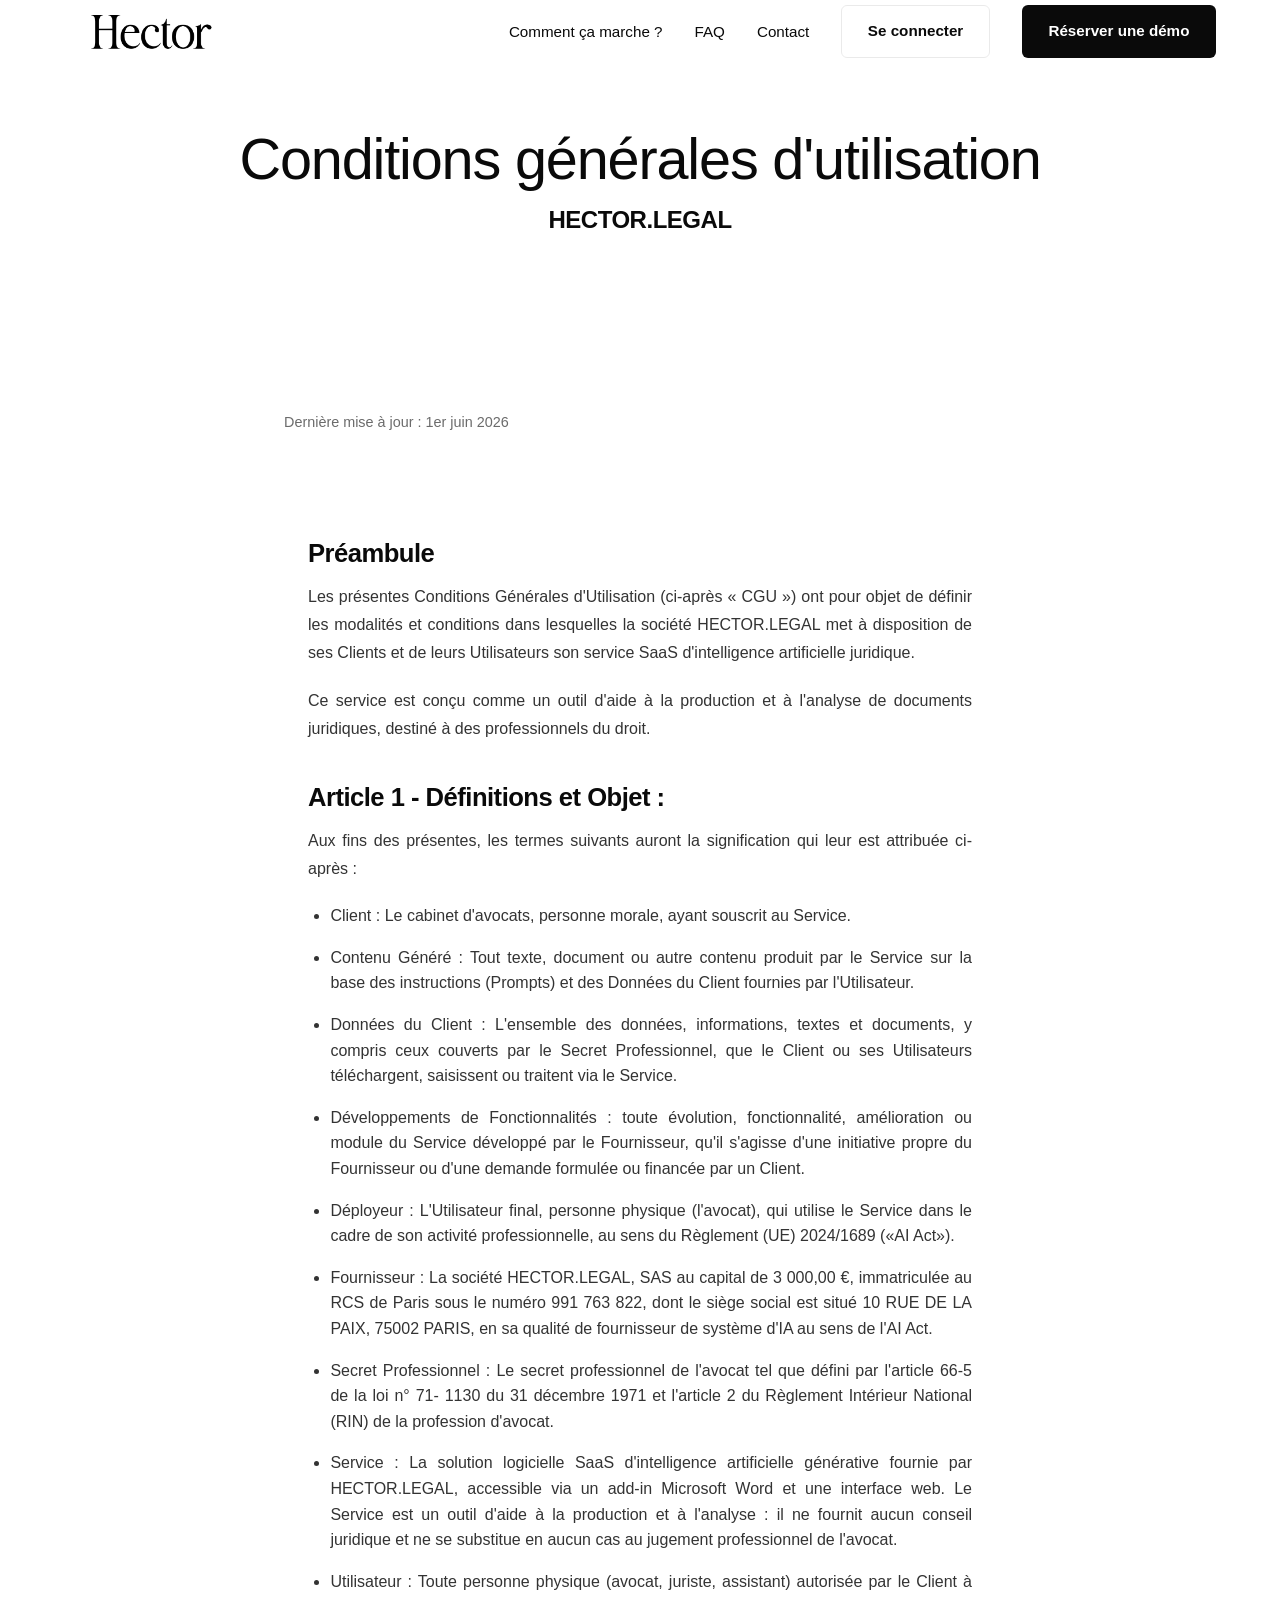
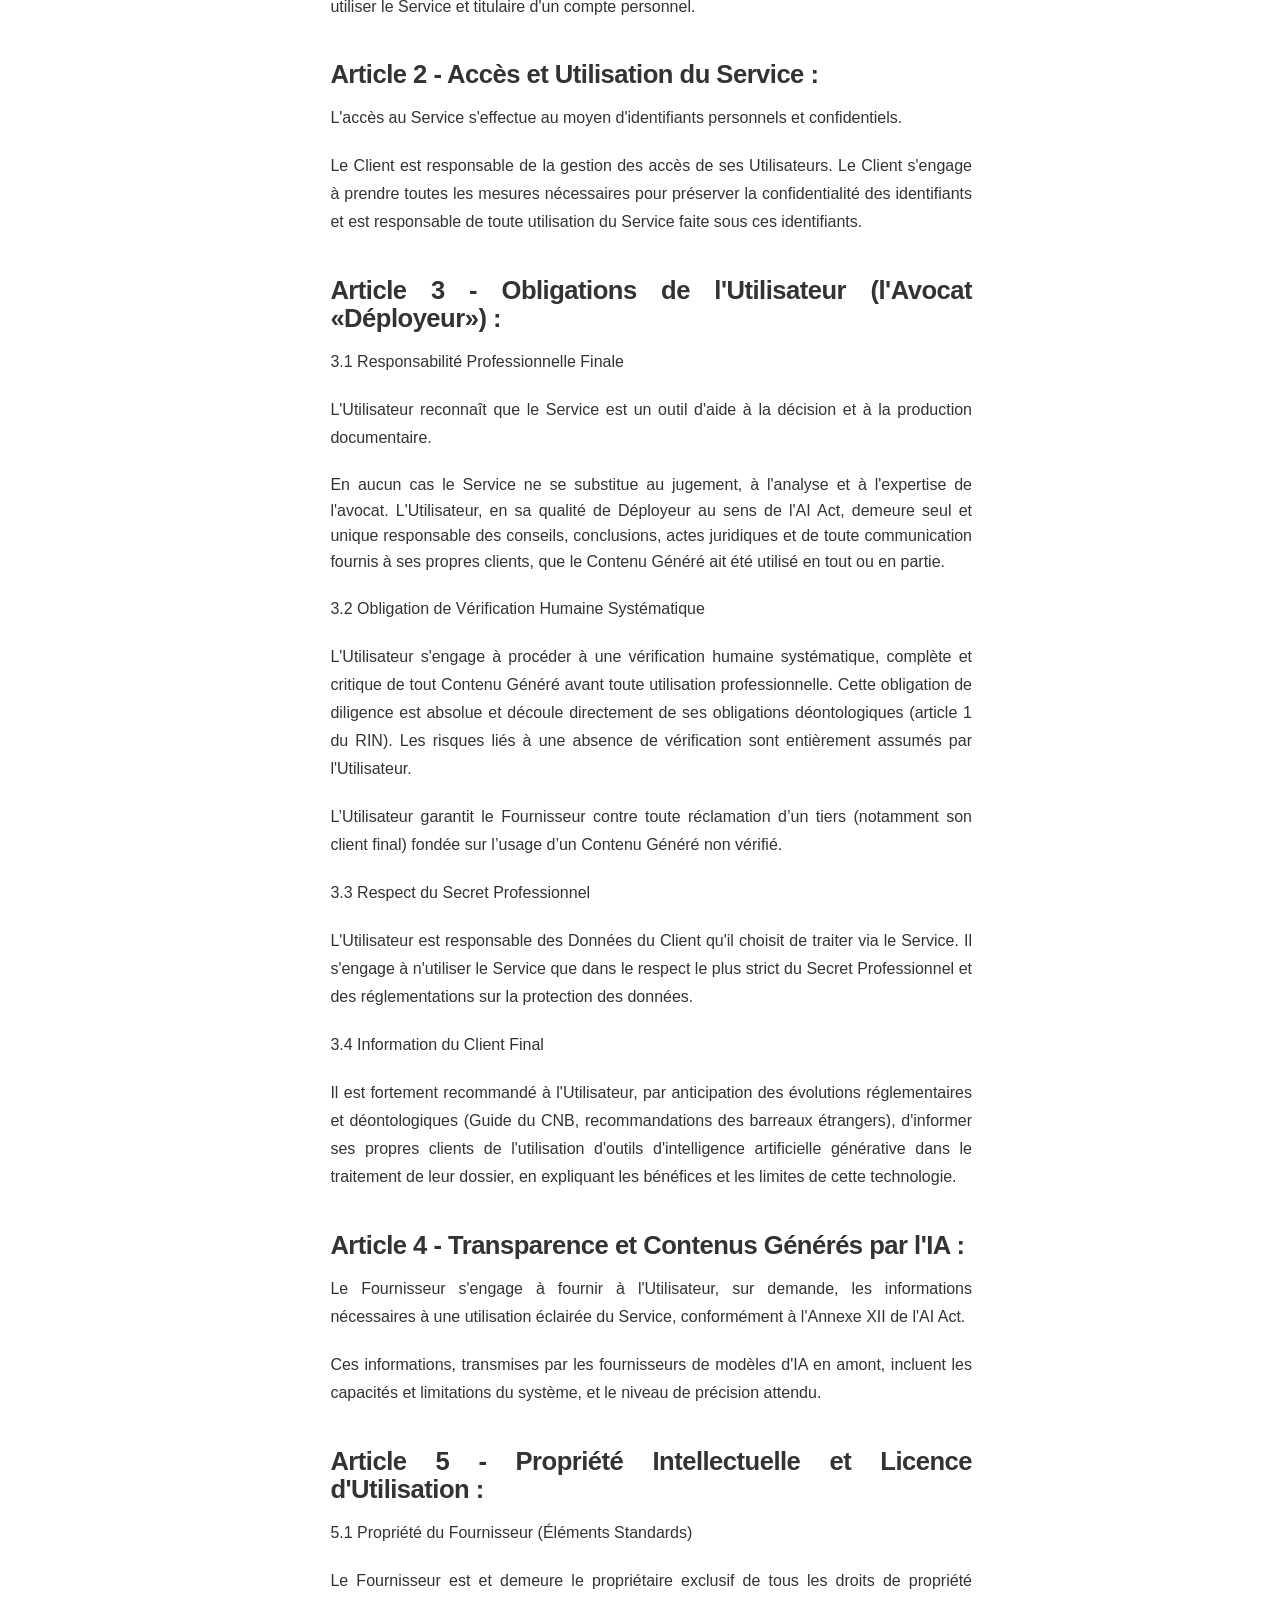
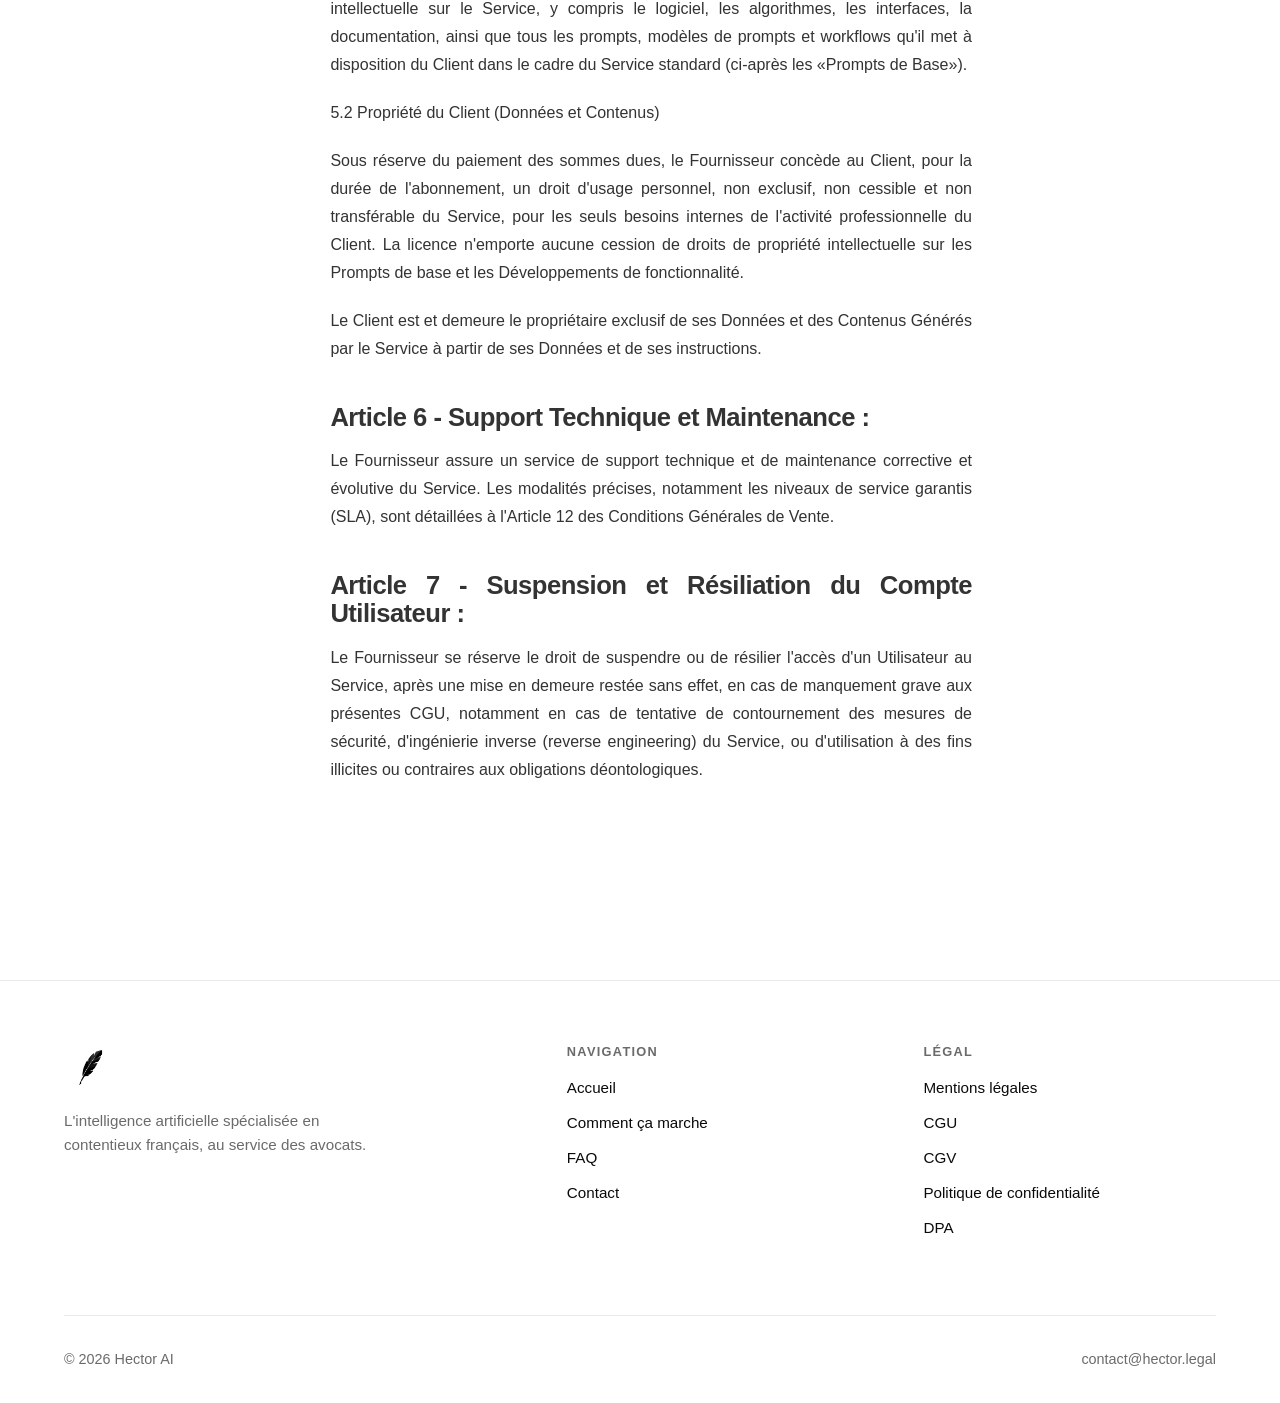
<file: cgu.html>
<!DOCTYPE html>
<html lang="fr">
<head>
  <meta charset="UTF-8" />
  <meta name="viewport" content="width=device-width, initial-scale=1.0" />
  <title>Conditions générales d'utilisation — Hector AI</title>
  <meta name="description" content="Conditions générales d'utilisation (CGU) d'Hector AI." />

  <link rel="preconnect" href="https://api.fontshare.com" crossorigin />
  <link rel="stylesheet" href="https://api.fontshare.com/v2/css?f[]=cabinet-grotesk@400,700&f[]=satoshi@500&display=swap" />
  <link rel="stylesheet" href="css/styles.css?v=28" />
  <link rel="icon" href="assets/img/plume.png?v=3" type="image/png" />
</head>
<body class="titres-gras">

  <!-- HEADER -->
  <header class="site-header">
    <div class="container header-inner">
      <a class="header-logo" href="index.html" aria-label="Accueil Hector AI">
        <img src="assets/img/logo.png?v=6" alt="Hector AI" />
      </a>
      <nav class="main-nav" aria-label="Navigation principale">
        <ul class="nav-links">
          <li><a href="comment-ca-marche.html">Comment ça marche ?</a></li>
          <li><a href="faq.html">FAQ</a></li>
          <!-- Masqué jusqu'au lancement complet : <li><a href="equipe.html">Équipe</a></li> -->
          <li><a href="contact.html">Contact</a></li>
        </ul>
        <a class="btn btn-secondary" href="https://www.app.hector.legal/auth">Se connecter</a>
        <a class="btn btn-primary" href="https://calendly.com/benoit_raillard/demo?month=2026-06" target="_blank" rel="noopener">Réserver une démo</a>
      </nav>
      <button class="nav-toggle" aria-label="Ouvrir le menu" aria-expanded="false">
        <span></span><span></span><span></span>
      </button>
    </div>
  </header>

  <main class="page-main">

    <section class="page-hero">
      <div class="container">
        <h1>Conditions générales d'utilisation</h1>
        <h2>HECTOR.LEGAL</h2>

      </div>
    </section>

    <section class="section">
      <div class="container">
        <article class="legal-content">
          <p class="last-update">Dernière mise à jour&nbsp;: 1er juin 2026</p>

          <div class="legal-content">

 
      
<h2>Préambule</h2>
<p>Les présentes Conditions Générales d'Utilisation (ci-après « CGU ») ont pour objet de définir les modalités et conditions dans lesquelles la société HECTOR.LEGAL met à disposition de ses Clients et de leurs Utilisateurs son service SaaS d'intelligence artificielle juridique.</p> 

<p>Ce service est conçu comme un outil d'aide à la production et à l'analyse de documents juridiques, destiné à des professionnels du droit.</p>

<h2>Article 1 - Définitions et Objet :</h2>
<p>Aux fins des présentes, les termes suivants auront la signification qui leur est attribuée ci-après :</p>

<ul><li>Client : Le cabinet d'avocats, personne morale, ayant souscrit au Service.

</li><li>Contenu Généré : Tout texte, document ou autre contenu produit par le Service sur la base des instructions (Prompts) et des Données du Client fournies par l'Utilisateur.

</li><li>Données du Client : L'ensemble des données, informations, textes et documents, y compris ceux couverts par le Secret Professionnel, que le Client ou ses Utilisateurs téléchargent, saisissent ou traitent via le Service.

</li><li>Développements de Fonctionnalités : toute évolution, fonctionnalité, amélioration ou module du Service développé par le Fournisseur, qu'il s'agisse d'une initiative propre du Fournisseur ou d'une demande formulée ou financée par un Client.

</li><li>Déployeur : L'Utilisateur final, personne physique (l'avocat), qui utilise le Service dans le cadre de son activité professionnelle, au sens du Règlement (UE) 2024/1689 («AI Act»).

</li><li>Fournisseur : La société HECTOR.LEGAL, SAS au capital de 3 000,00 €, immatriculée au RCS de Paris sous le numéro 991 763 822, dont le siège social est situé 10 RUE DE LA PAIX, 75002 PARIS, en sa qualité de fournisseur de système d'IA au sens de l'AI Act.

</li><li>Secret Professionnel : Le secret professionnel de l'avocat tel que défini par l'article 66-5 de la loi n° 71- 1130 du 31 décembre 1971 et l'article 2 du Règlement Intérieur National (RIN) de la profession d'avocat.

</li><li>Service : La solution logicielle SaaS d'intelligence artificielle générative fournie par HECTOR.LEGAL, accessible via un add-in Microsoft Word et une interface web.
Le Service est un outil d'aide à la production et à l'analyse : il ne fournit aucun conseil juridique et ne se substitue en aucun cas au jugement professionnel de l'avocat.

</li><li>Utilisateur : Toute personne physique (avocat, juriste, assistant) autorisée par le Client à utiliser le Service et titulaire d'un compte personnel.



<h2>Article 2 - Accès et Utilisation du Service :</h2>
<p>L'accès au Service s'effectue au moyen d'identifiants personnels et confidentiels.</p>

<p>Le Client est responsable de la gestion des accès de ses Utilisateurs. Le Client s'engage à prendre toutes les mesures nécessaires pour préserver la confidentialité des identifiants et est responsable de toute utilisation du Service faite sous ces identifiants.</p>

<h2>Article 3 - Obligations de l'Utilisateur (l'Avocat «Déployeur») :</h2>
<p>3.1 Responsabilité Professionnelle Finale</p>

<p>L'Utilisateur reconnaît que le Service est un outil d'aide à la décision et à la production documentaire.</p>

</p>En aucun cas le Service ne se substitue au jugement, à l'analyse et à l'expertise de l'avocat. L'Utilisateur, en sa qualité de Déployeur au sens de l'AI Act, demeure seul et unique responsable des conseils, conclusions, actes juridiques et de toute communication fournis à ses propres clients, que le Contenu Généré ait été utilisé en tout ou en partie.</p>

<p>3.2 Obligation de Vérification Humaine Systématique</p>

<p>L'Utilisateur s'engage à procéder à une vérification humaine systématique, complète et critique de tout Contenu Généré avant toute utilisation professionnelle. 
Cette obligation de diligence est absolue et découle directement de ses obligations déontologiques (article 1 du RIN). Les risques liés à une absence de vérification sont entièrement assumés par l'Utilisateur.</p>

<p>L’Utilisateur garantit le Fournisseur contre toute réclamation d’un tiers (notamment son client final) fondée sur l’usage d’un Contenu Généré non vérifié.</p>

<p>3.3 Respect du Secret Professionnel</p>

<p>L'Utilisateur est responsable des Données du Client qu'il choisit de traiter via le Service. Il s'engage à n'utiliser le Service que dans le respect le plus strict du Secret Professionnel et des réglementations sur la protection des données.</p>

<p>3.4 Information du Client Final</p>

<p>Il est fortement recommandé à l'Utilisateur, par anticipation des évolutions réglementaires et déontologiques (Guide du CNB, recommandations des barreaux étrangers), d'informer ses propres clients de l'utilisation d'outils d'intelligence artificielle générative dans le traitement de leur dossier, en expliquant les bénéfices et les limites de cette technologie.</p>

 <h2>Article 4 - Transparence et Contenus Générés par l'IA : </h2>
<p>Le Fournisseur s'engage à fournir à l'Utilisateur, sur demande, les informations nécessaires à une utilisation éclairée du Service, conformément à l'Annexe XII de l'AI Act.</p>

<p>Ces informations, transmises par les fournisseurs de modèles d'IA en amont, incluent les capacités et limitations du système, et le niveau de précision attendu.</p>


 <h2>Article 5 - Propriété Intellectuelle et Licence d'Utilisation : </h2>
<p>5.1 Propriété du Fournisseur (Éléments Standards)</p>

<p>Le Fournisseur est et demeure le propriétaire exclusif de tous les droits de propriété intellectuelle sur le Service, y compris le logiciel, les algorithmes, les interfaces, la documentation, ainsi que tous les prompts, modèles de prompts et workflows qu'il met à disposition du Client dans le cadre du Service standard (ci-après les «Prompts de Base»).</p>

<p>5.2 Propriété du Client (Données et Contenus)</p>

<p>Sous réserve du paiement des sommes dues, le Fournisseur concède au Client, pour la durée de l'abonnement, un droit d'usage personnel, non exclusif, non cessible et non transférable du Service, pour les seuls besoins internes de l'activité professionnelle du Client. La licence n'emporte aucune cession de droits de propriété intellectuelle sur les Prompts de base et les Développements de fonctionnalité.</p> 

<p>Le Client est et demeure le propriétaire exclusif de ses Données et des Contenus Générés par le Service à partir de ses Données et de ses instructions.</p>

<h2>Article 6 - Support Technique et Maintenance :</h2>
<p>Le Fournisseur assure un service de support technique et de maintenance corrective et évolutive du Service. Les modalités précises, notamment les niveaux de service garantis (SLA), sont détaillées à l'Article 12 des Conditions Générales de Vente.</p>

<h2>Article 7 - Suspension et Résiliation du Compte Utilisateur :</h2>
<p>Le Fournisseur se réserve le droit de suspendre ou de résilier l'accès d'un Utilisateur au Service, après une mise en demeure restée sans effet, en cas de manquement grave aux présentes CGU, notamment en cas de tentative de contournement des mesures de sécurité, d'ingénierie inverse (reverse engineering) du Service, ou d'utilisation à des fins illicites ou contraires aux obligations déontologiques.</p>
    </div>    

        </article>
      </div>
    </section>

  </main>

  <!-- FOOTER -->
  <footer class="site-footer">
    <div class="container">
      <div class="footer-top">
        <div class="footer-brand">
          <a class="footer-logo" href="index.html" aria-label="Accueil Hector AI">
            <img src="assets/img/plume.png?v=3" alt="Hector" />
          </a>
          <p>L'intelligence artificielle spécialisée en contentieux français, au service des avocats.</p>
        </div>
        <div class="footer-col">
          <h4>Navigation</h4>
          <ul>
            <li><a href="index.html">Accueil</a></li>
            <li><a href="comment-ca-marche.html">Comment ça marche</a></li>
            <li><a href="faq.html">FAQ</a></li>
            <!-- Masqué jusqu'au lancement complet : <li><a href="equipe.html">Équipe</a></li> -->
            <li><a href="contact.html">Contact</a></li>
          </ul>
        </div>
        <div class="footer-col">
          <h4>Légal</h4>
          <ul>
            <li><a href="mentions-legales.html">Mentions légales</a></li>
            <li><a href="cgu.html">CGU</a></li>
            <li><a href="cgv.html">CGV</a></li>
            <li><a href="politique-confidentialite.html">Politique de confidentialité</a></li>
            <li><a href="dpa.html">DPA</a></li>
          </ul>
        </div>
      </div>
      <div class="footer-bottom">
        <span>© 2026 Hector AI</span>
        <a href="mailto:contact@hector.legal">contact@hector.legal</a>
      </div>
    </div>
  </footer>

  <script src="js/main.js"></script>
</body>
</html>
</file>
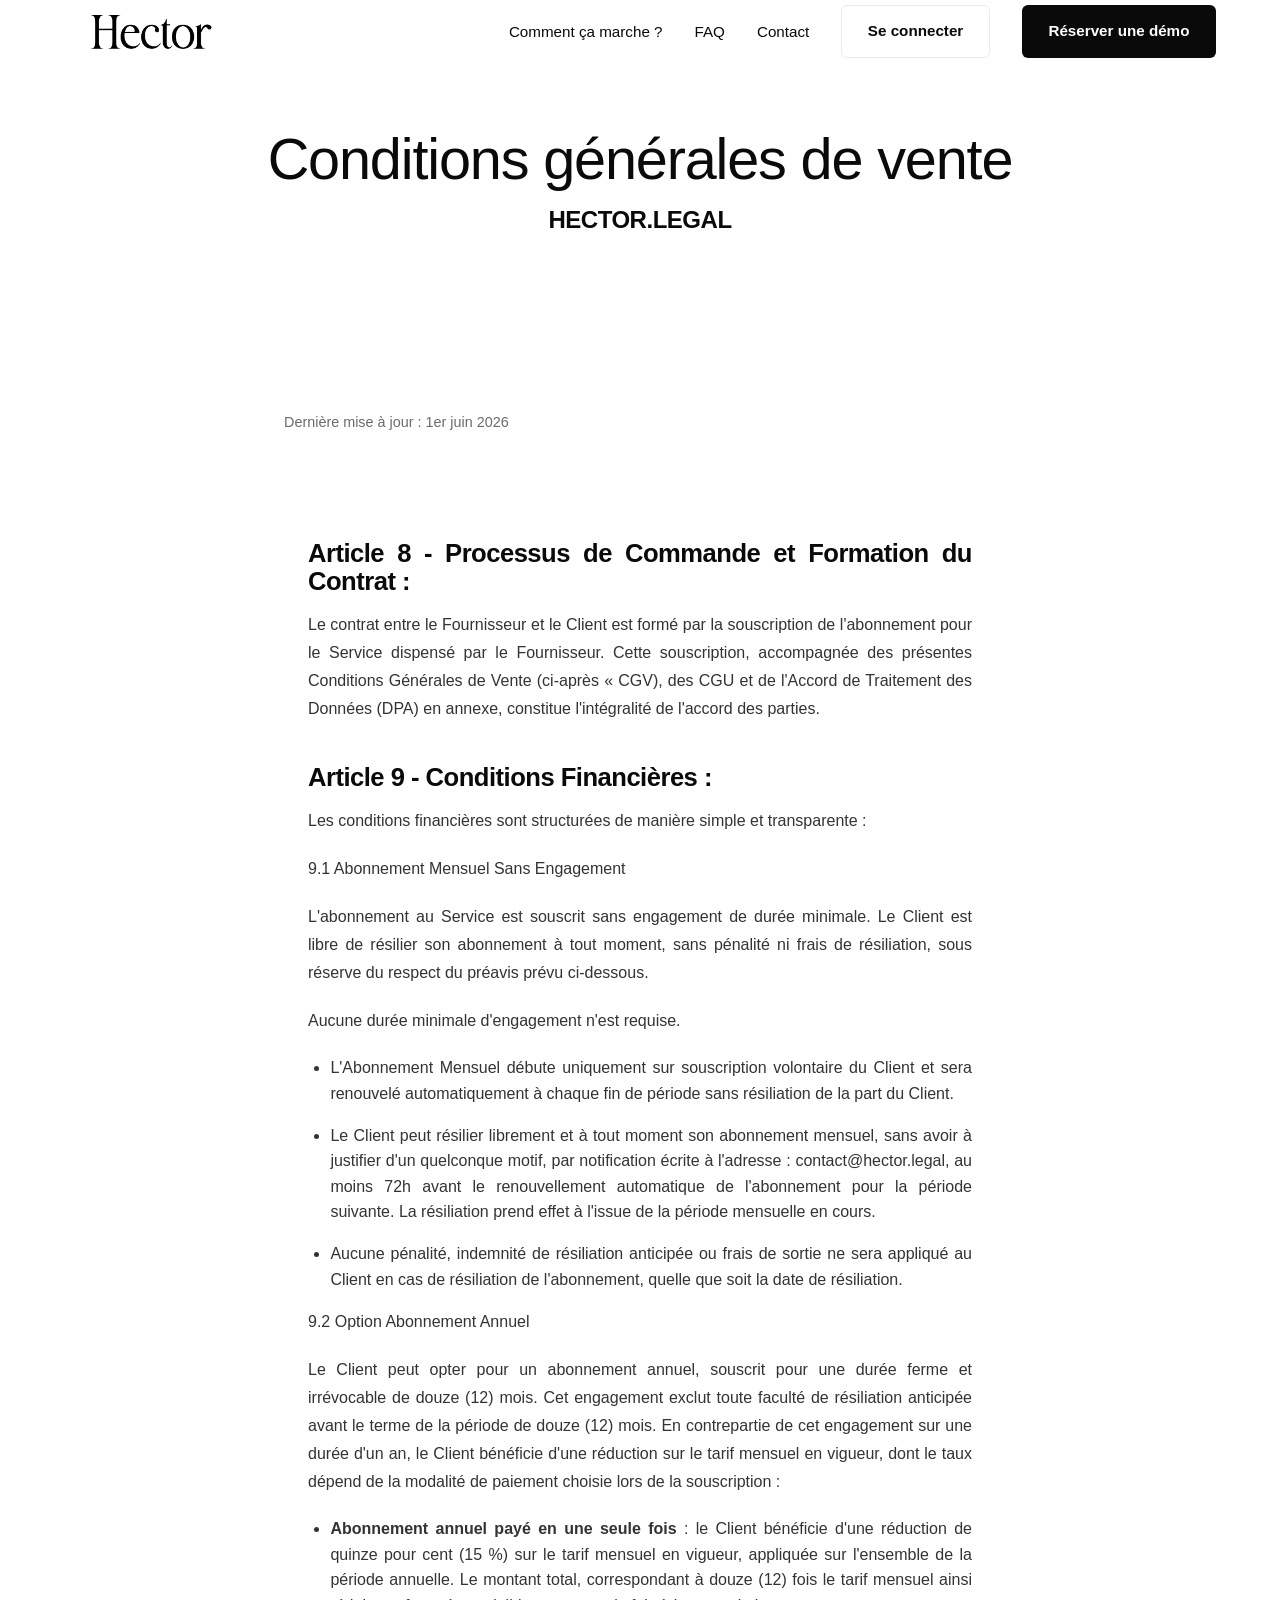
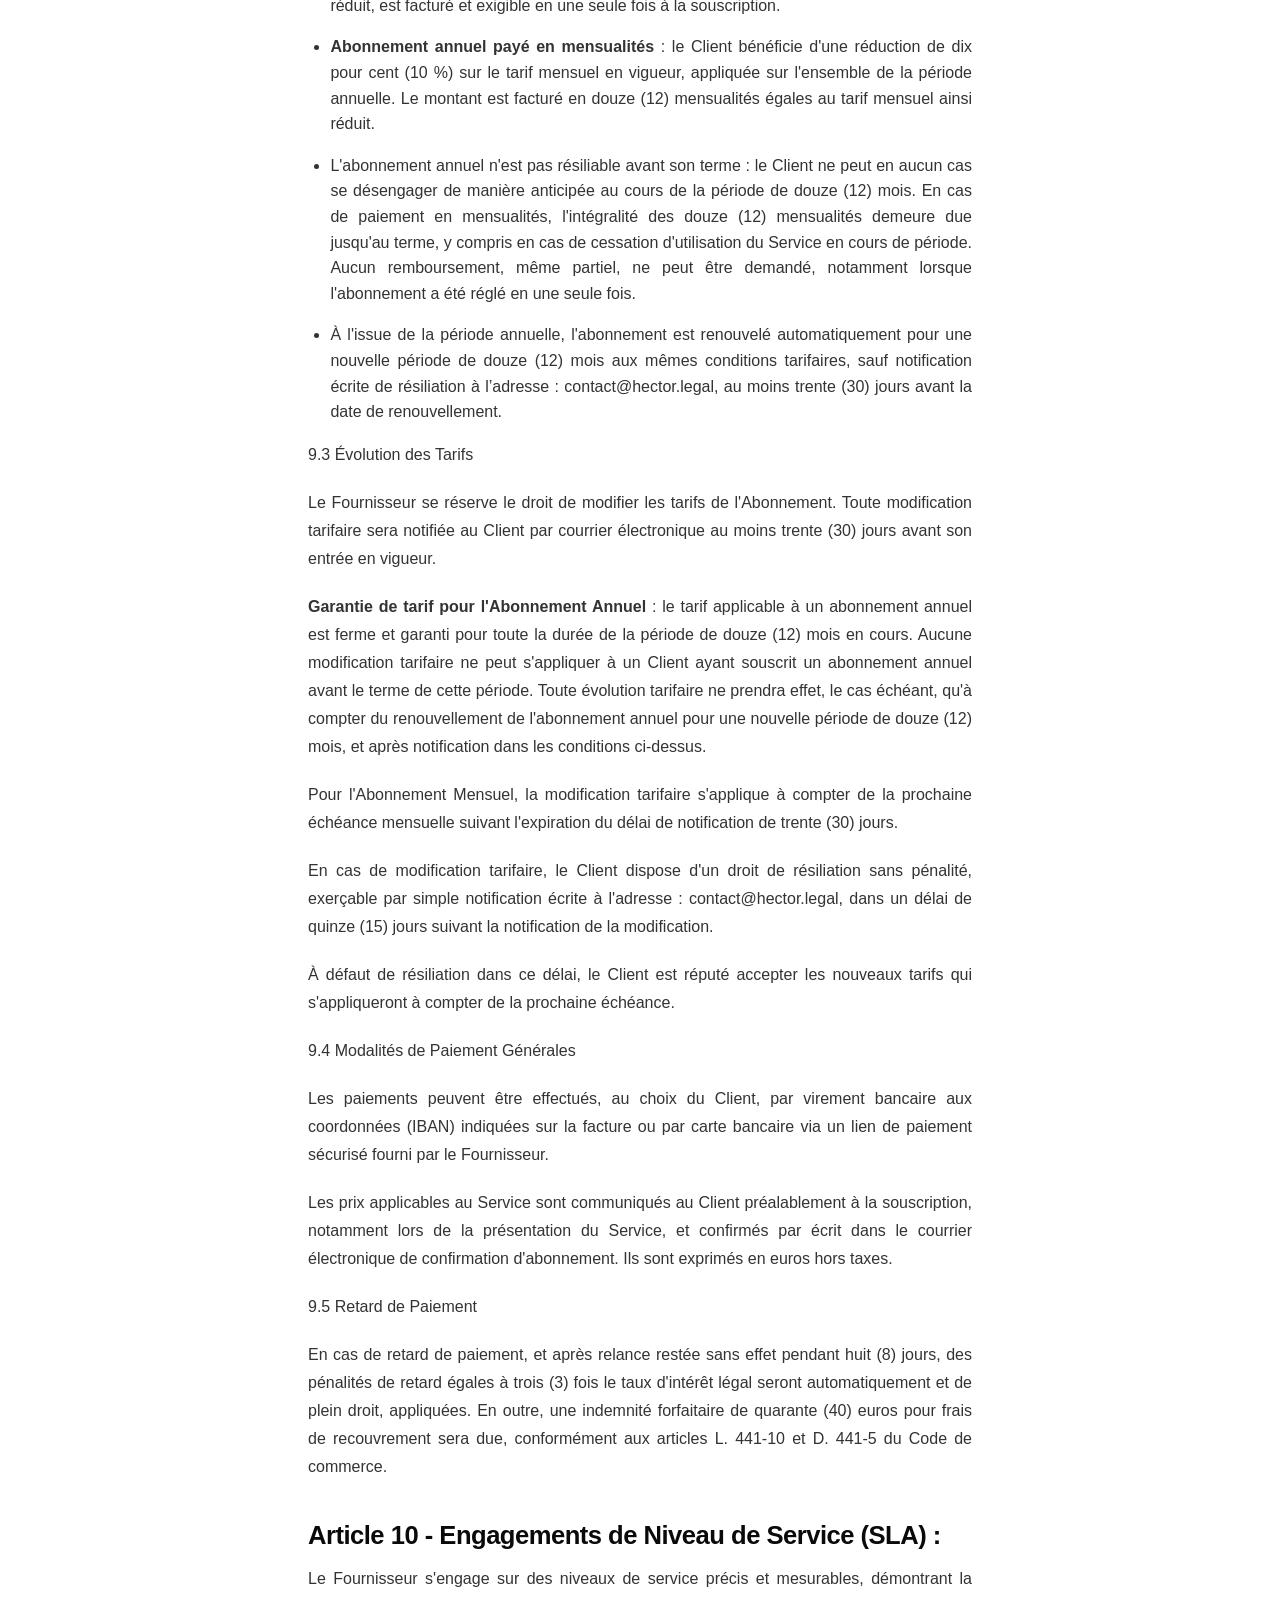
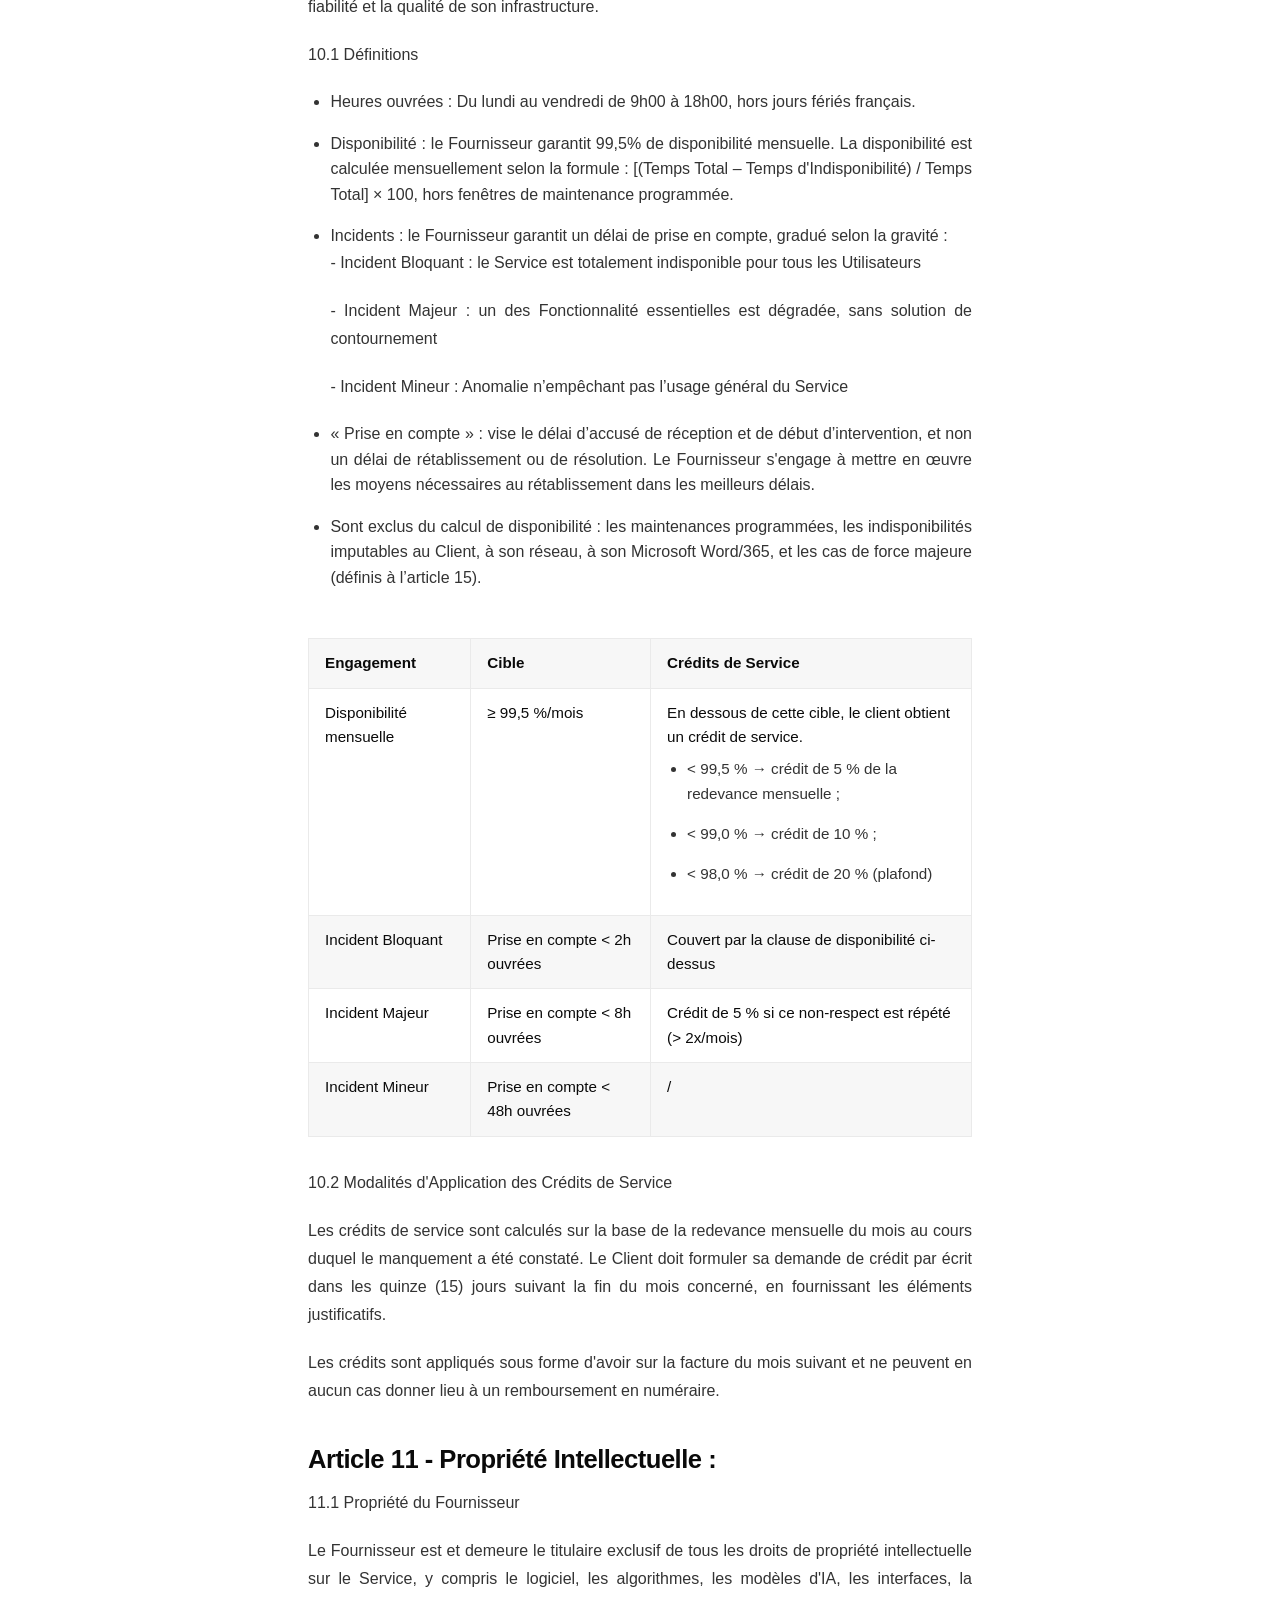
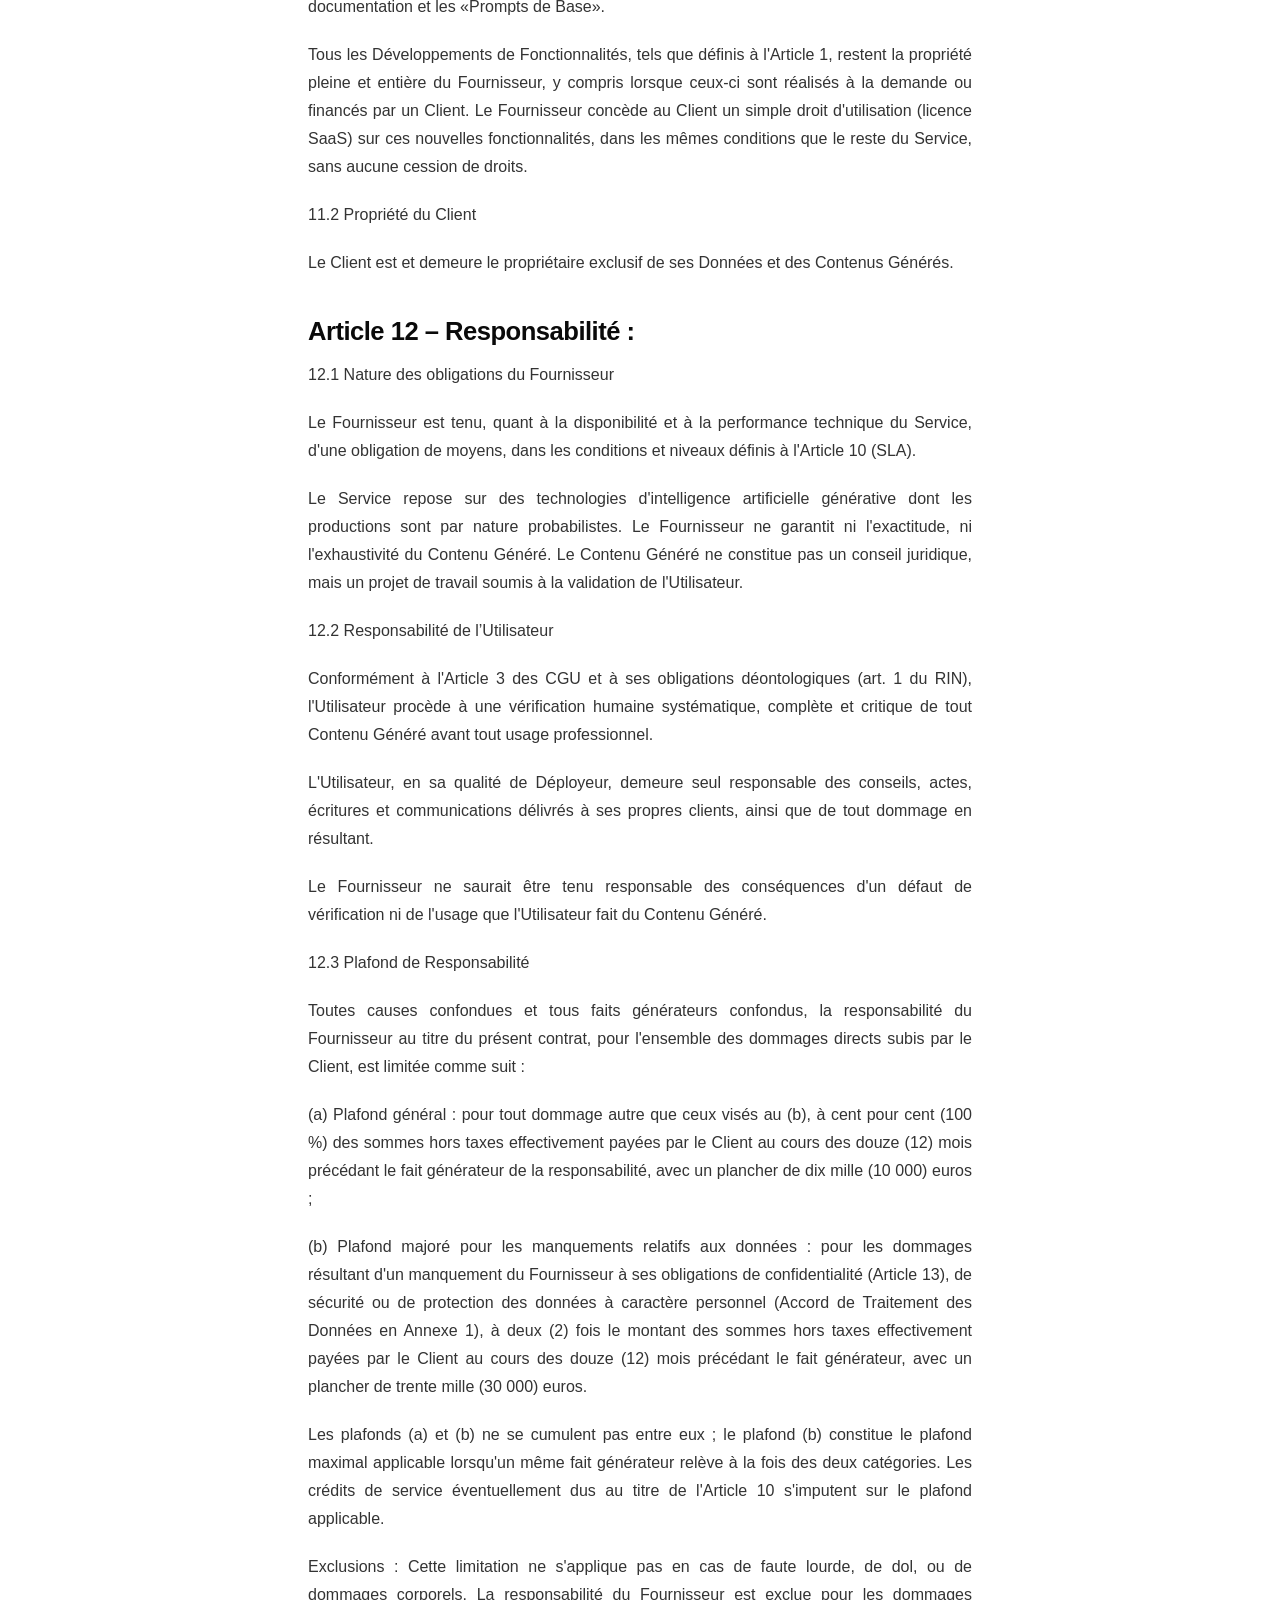
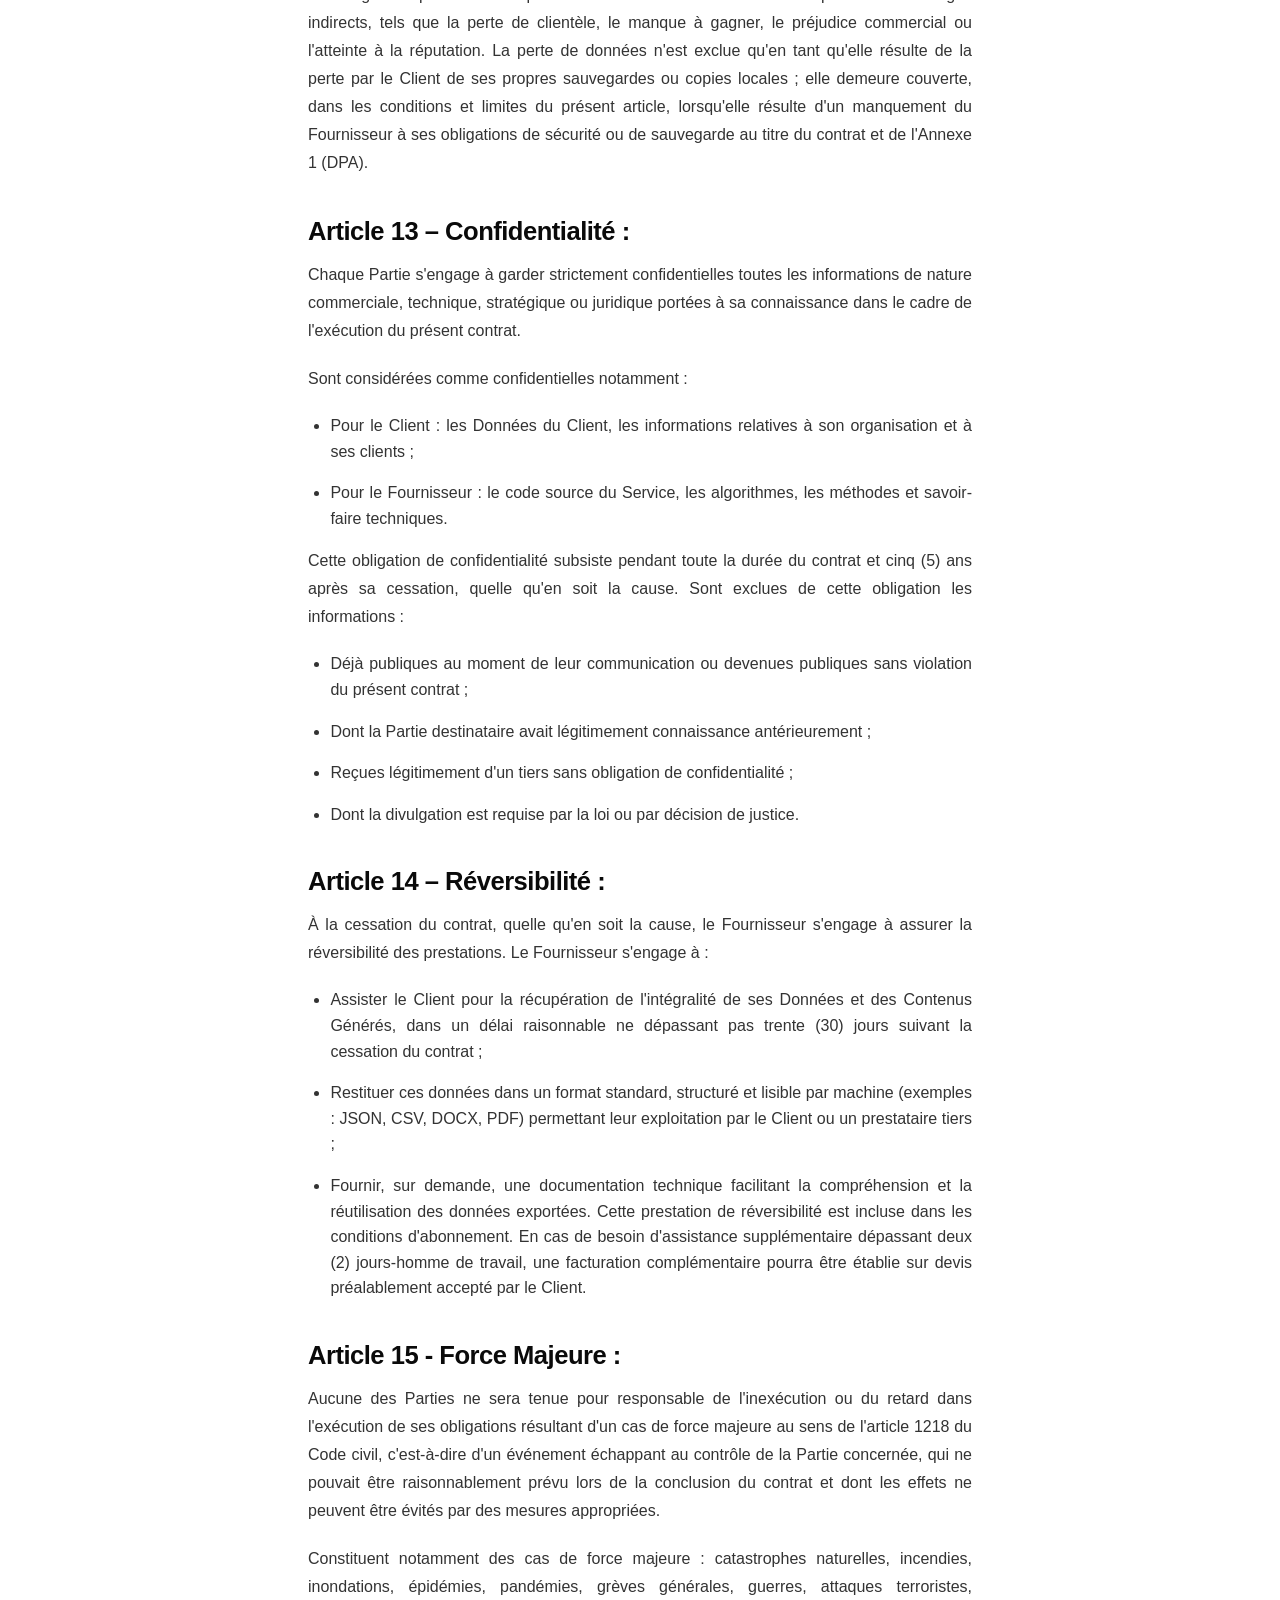
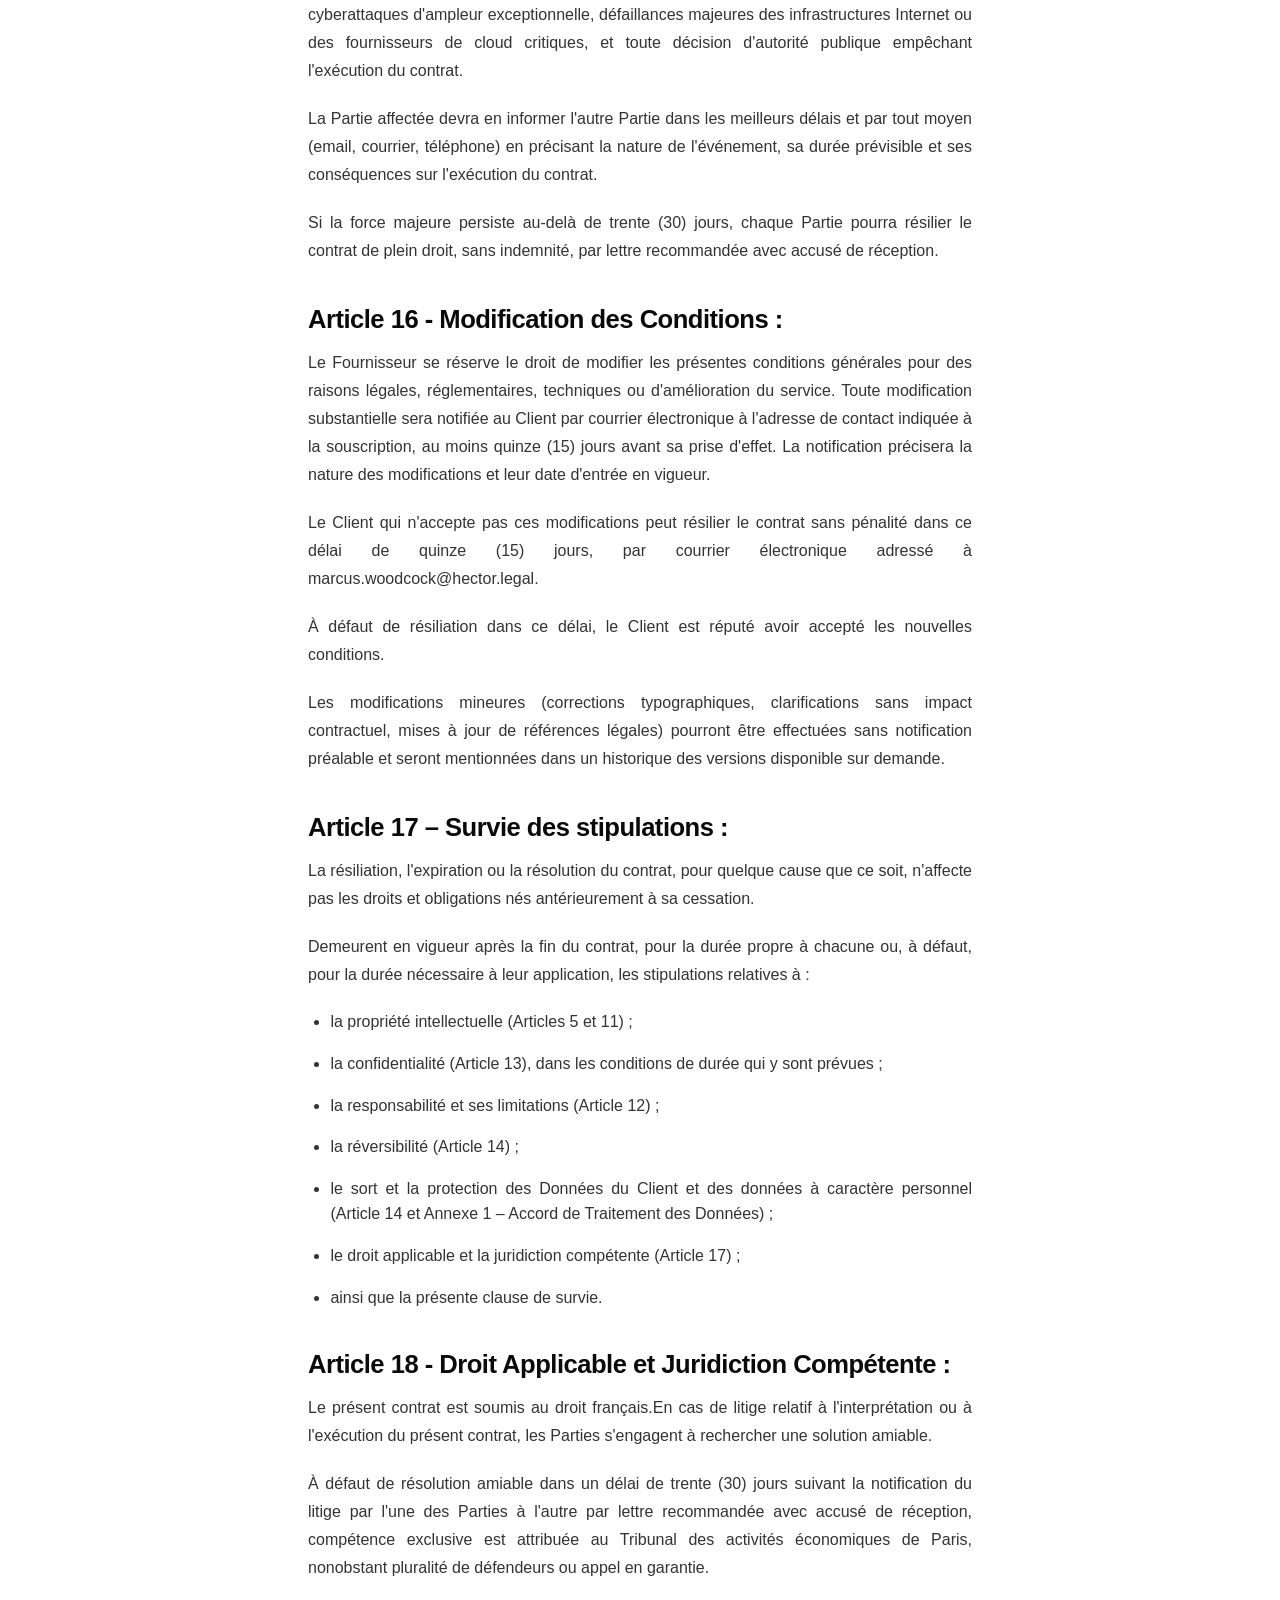
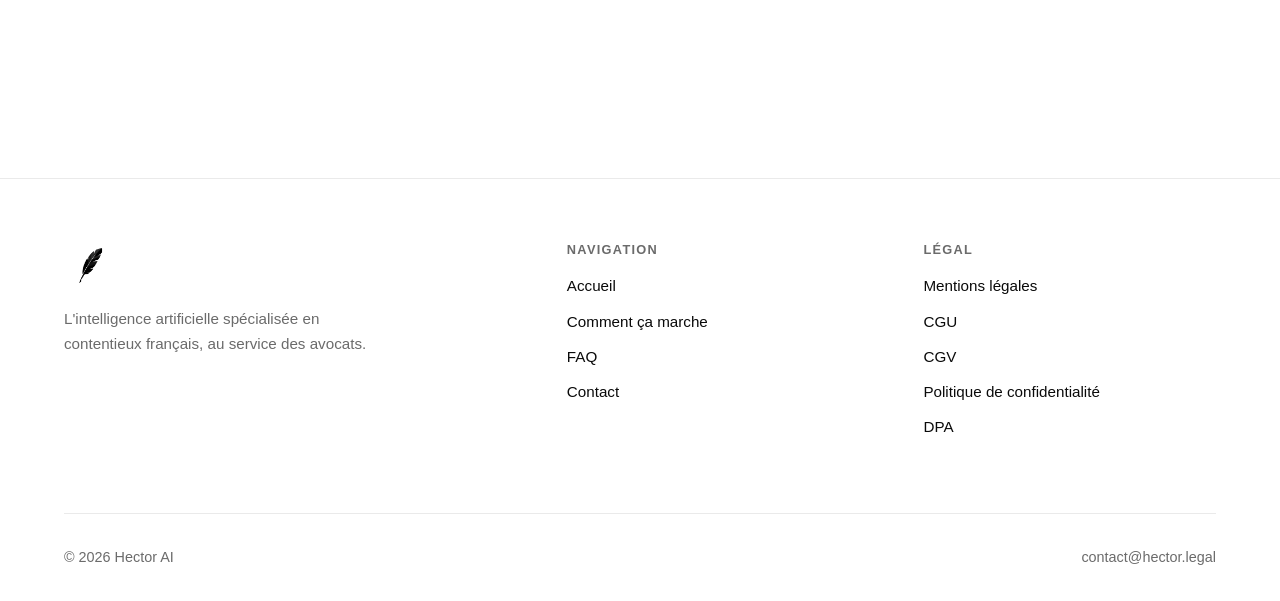
<file: cgv.html>
<!DOCTYPE html>
<html lang="fr">
<head>
  <meta charset="UTF-8" />
  <meta name="viewport" content="width=device-width, initial-scale=1.0" />
  <title>Conditions générales de vente — Hector AI</title>
  <meta name="description" content="Conditions générales de vente (CGV) d'Hector AI." />

  <link rel="preconnect" href="https://api.fontshare.com" crossorigin />
  <link rel="stylesheet" href="https://api.fontshare.com/v2/css?f[]=cabinet-grotesk@400,700&f[]=satoshi@500&display=swap" />
  <link rel="stylesheet" href="css/styles.css?v=28" />
  <link rel="icon" href="assets/img/plume.png?v=3" type="image/png" />
</head>
<body class="titres-gras">

  <!-- HEADER -->
  <header class="site-header">
    <div class="container header-inner">
      <a class="header-logo" href="index.html" aria-label="Accueil Hector AI">
        <img src="assets/img/logo.png?v=6" alt="Hector AI" />
      </a>
      <nav class="main-nav" aria-label="Navigation principale">
        <ul class="nav-links">
          <li><a href="comment-ca-marche.html">Comment ça marche ?</a></li>
          <li><a href="faq.html">FAQ</a></li>
          <!-- Masqué jusqu'au lancement complet : <li><a href="equipe.html">Équipe</a></li> -->
          <li><a href="contact.html">Contact</a></li>
        </ul>
        <a class="btn btn-secondary" href="https://www.app.hector.legal/auth">Se connecter</a>
        <a class="btn btn-primary" href="https://calendly.com/benoit_raillard/demo?month=2026-06" target="_blank" rel="noopener">Réserver une démo</a>
      </nav>
      <button class="nav-toggle" aria-label="Ouvrir le menu" aria-expanded="false">
        <span></span><span></span><span></span>
      </button>
    </div>
  </header>

  <main class="page-main">

    <section class="page-hero">
      <div class="container">
        <h1>Conditions générales de vente</h1>
         <h2>HECTOR.LEGAL </h2>

      </div>
    </section>

    <section class="section">
      <div class="container">
        <article class="legal-content">
          <p class="last-update">Dernière mise à jour&nbsp;: 1er juin 2026</p>

          <div class="legal-content">



<h2>Article 8 - Processus de Commande et Formation du Contrat :</h2>

<p>Le contrat entre le Fournisseur et le Client est formé par la souscription de l'abonnement pour le Service dispensé par le Fournisseur. Cette souscription, accompagnée des présentes Conditions Générales de Vente (ci-après « CGV), des CGU et de l'Accord de Traitement des Données (DPA) en annexe, constitue l'intégralité de l'accord des parties.</p>


 <h2>Article 9 - Conditions Financières :</h2>

<p>Les conditions financières sont structurées de manière simple et transparente :</p>

<p>9.1 Abonnement Mensuel Sans Engagement</p>

<p>L'abonnement au Service est souscrit sans engagement de durée minimale. Le Client est libre de résilier son abonnement à tout moment, sans pénalité ni frais de résiliation, sous réserve du respect du préavis prévu ci-dessous.</p>

<p>Aucune durée minimale d'engagement n'est requise.</p>

<ul><li> L'Abonnement Mensuel débute uniquement sur souscription volontaire du Client et sera renouvelé automatiquement à chaque fin de période sans résiliation de la part du Client.

</li><li> Le Client peut résilier librement et à tout moment son abonnement mensuel, sans avoir à justifier d'un quelconque motif, par notification écrite à l'adresse : contact@hector.legal, au moins 72h avant le renouvellement automatique de l'abonnement pour la période suivante. La résiliation prend effet à l'issue de la période mensuelle en cours.

</li><li> Aucune pénalité, indemnité de résiliation anticipée ou frais de sortie ne sera appliqué au Client en cas de résiliation de l'abonnement, quelle que soit la date de résiliation.</li></ul>

 <p>9.2 Option Abonnement Annuel</p>

<p>Le Client peut opter pour un abonnement annuel, souscrit pour une durée ferme et irrévocable de douze (12) mois. Cet engagement exclut toute faculté de résiliation anticipée avant le terme de la période de douze (12) mois. En contrepartie de cet engagement sur une durée d'un an, le Client bénéficie d'une réduction sur le tarif mensuel en vigueur, dont le taux dépend de la modalité de paiement choisie lors de la souscription :</p>

<ul><li> <strong>Abonnement annuel payé en une seule fois</strong> : le Client bénéficie d'une réduction de quinze pour cent (15 %) sur le tarif mensuel en vigueur, appliquée sur l'ensemble de la période annuelle. Le montant total, correspondant à douze (12) fois le tarif mensuel ainsi réduit, est facturé et exigible en une seule fois à la souscription.

</li><li> <strong>Abonnement annuel payé en mensualités</strong> : le Client bénéficie d'une réduction de dix pour cent (10 %) sur le tarif mensuel en vigueur, appliquée sur l'ensemble de la période annuelle. Le montant est facturé en douze (12) mensualités égales au tarif mensuel ainsi réduit.

</li><li> L'abonnement annuel n'est pas résiliable avant son terme : le Client ne peut en aucun cas se désengager de manière anticipée au cours de la période de douze (12) mois. En cas de paiement en mensualités, l'intégralité des douze (12) mensualités demeure due jusqu'au terme, y compris en cas de cessation d'utilisation du Service en cours de période. Aucun remboursement, même partiel, ne peut être demandé, notamment lorsque l'abonnement a été réglé en une seule fois.

</li><li> À l'issue de la période annuelle, l'abonnement est renouvelé automatiquement pour une nouvelle période de douze (12) mois aux mêmes conditions tarifaires, sauf notification écrite de résiliation à l’adresse : contact@hector.legal, au moins trente (30) jours avant la date de renouvellement.</li></ul>

 <p>9.3 Évolution des Tarifs</p>

<p>Le Fournisseur se réserve le droit de modifier les tarifs de l'Abonnement. Toute modification tarifaire sera notifiée au Client par courrier électronique au moins trente (30) jours avant son entrée en vigueur.</p>

<p><strong>Garantie de tarif pour l'Abonnement Annuel</strong> : le tarif applicable à un abonnement annuel est ferme et garanti pour toute la durée de la période de douze (12) mois en cours. Aucune modification tarifaire ne peut s'appliquer à un Client ayant souscrit un abonnement annuel avant le terme de cette période. Toute évolution tarifaire ne prendra effet, le cas échéant, qu'à compter du renouvellement de l'abonnement annuel pour une nouvelle période de douze (12) mois, et après notification dans les conditions ci-dessus.</p>

<p>Pour l'Abonnement Mensuel, la modification tarifaire s'applique à compter de la prochaine échéance mensuelle suivant l'expiration du délai de notification de trente (30) jours.</p>

<p>En cas de modification tarifaire, le Client dispose d'un droit de résiliation sans pénalité, exerçable par simple notification écrite à l'adresse : contact@hector.legal, dans un délai de quinze (15) jours suivant la notification de la modification.</p>

<p>À défaut de résiliation dans ce délai, le Client est réputé accepter les nouveaux tarifs qui s'appliqueront à compter de la prochaine échéance.</p>

<p>9.4 Modalités de Paiement Générales</p>

<p>Les paiements peuvent être effectués, au choix du Client, par virement bancaire aux coordonnées (IBAN) indiquées sur la facture ou par carte bancaire via un lien de paiement sécurisé fourni par le Fournisseur.</p>

<p>Les prix applicables au Service sont communiqués au Client préalablement à la souscription, notamment lors de la présentation du Service, et confirmés par écrit dans le courrier électronique de confirmation d'abonnement. Ils sont exprimés en euros hors taxes.</p>

<p>9.5 Retard de Paiement</p>

<p>En cas de retard de paiement, et après relance restée sans effet pendant huit (8) jours, des pénalités de retard égales à trois (3) fois le taux d'intérêt légal seront automatiquement et de plein droit, appliquées. En outre, une indemnité forfaitaire de quarante (40) euros pour frais de recouvrement sera due, conformément aux articles L. 441-10 et D. 441-5 du Code de commerce.</p>


<h2>Article 10 - Engagements de Niveau de Service (SLA) :</h2>

<p>Le Fournisseur s'engage sur des niveaux de service précis et mesurables, démontrant la fiabilité et la qualité de son infrastructure.</p>

<p>10.1 Définitions</p>

<ul><li> Heures ouvrées : Du lundi au vendredi de 9h00 à 18h00, hors jours fériés français.

</li><li> Disponibilité : le Fournisseur garantit 99,5% de disponibilité mensuelle. 
La disponibilité est calculée mensuellement selon la formule : [(Temps Total – Temps d'Indisponibilité) / Temps Total] × 100, hors fenêtres de maintenance programmée.

</li><li> Incidents : le Fournisseur garantit un délai de prise en compte, gradué selon la gravité : 
<p>-	Incident Bloquant : le Service est totalement indisponible pour tous les Utilisateurs</p>
<p>-	Incident Majeur : un des Fonctionnalité essentielles est dégradée, sans solution de contournement</p>
<p>-	Incident Mineur : Anomalie n’empêchant pas l’usage général du Service</p>

</li><li> « Prise en compte » : vise le délai d’accusé de réception et de début d’intervention, et non un délai de rétablissement ou de résolution. Le Fournisseur s'engage à mettre en œuvre les moyens nécessaires au rétablissement dans les meilleurs délais. 

</li><li> Sont exclus du calcul de disponibilité : les maintenances programmées, les indisponibilités imputables au Client, à son réseau, à son Microsoft Word/365, et les cas de force majeure (définis à l’article 15).</li></ul>

<div class="table-wrapper">
  <table>
    <thead>
      <tr>
        <th>Engagement</th>
        <th>Cible</th>
        <th>Crédits de Service</th>
      </tr>
    </thead>
    <tbody>
      <tr>
        <td>Disponibilité mensuelle</td>
        <td>&ge; 99,5 %/mois</td>
        <td>
          En dessous de cette cible, le client obtient un crédit de service.
          <ul>
            <li>&lt; 99,5 % &rarr; crédit de 5 % de la redevance mensuelle ;</li>
            <li>&lt; 99,0 % &rarr; crédit de 10 % ;</li>
            <li>&lt; 98,0 % &rarr; crédit de 20 % (plafond)</li>
          </ul>
        </td>
      </tr>
      <tr>
        <td>Incident Bloquant</td>
        <td>Prise en compte &lt; 2h ouvrées</td>
        <td>Couvert par la clause de disponibilité ci-dessus</td>
      </tr>
      <tr>
        <td>Incident Majeur</td>
        <td>Prise en compte &lt; 8h ouvrées</td>
        <td>Crédit de 5 % si ce non-respect est répété (&gt; 2x/mois)</td>
      </tr>
      <tr>
        <td>Incident Mineur</td>
        <td>Prise en compte &lt; 48h ouvrées</td>
        <td>/</td>
      </tr>
    </tbody>
  </table>
</div>

<p>10.2 Modalités d'Application des Crédits de Service</p>

<p>Les crédits de service sont calculés sur la base de la redevance mensuelle du mois au cours duquel le manquement a été constaté. Le Client doit formuler sa demande de crédit par écrit dans les quinze (15) jours suivant la fin du mois concerné, en fournissant les éléments justificatifs.</p> 

<p>Les crédits sont appliqués sous forme d'avoir sur la facture du mois suivant et ne peuvent en aucun cas donner lieu à un remboursement en numéraire.</p>


<h2>Article 11 - Propriété Intellectuelle :</h2>

<p>11.1 Propriété du Fournisseur</p>

<p>Le Fournisseur est et demeure le titulaire exclusif de tous les droits de propriété intellectuelle sur le Service, y compris le logiciel, les algorithmes, les modèles d'IA, les interfaces, la documentation et les «Prompts de Base».</p>

<p>Tous les Développements de Fonctionnalités, tels que définis à l'Article 1, restent la propriété pleine et entière du Fournisseur, y compris lorsque ceux-ci sont réalisés à la demande ou financés par un Client. Le Fournisseur concède au Client un simple droit d'utilisation (licence SaaS) sur ces nouvelles fonctionnalités, dans les mêmes conditions que le reste du Service, sans aucune cession de droits.</p>

<p>11.2 Propriété du Client</p>

<p>Le Client est et demeure le propriétaire exclusif de ses Données et des Contenus Générés.</p>


<h2>Article 12 – Responsabilité :</h2>

<p>12.1 Nature des obligations du Fournisseur</p>

<p>Le Fournisseur est tenu, quant à la disponibilité et à la performance technique du Service, d'une obligation de moyens, dans les conditions et niveaux définis à l'Article 10 (SLA).</p>

<p>Le Service repose sur des technologies d'intelligence artificielle générative dont les productions sont par nature probabilistes. Le Fournisseur ne garantit ni l'exactitude, ni l'exhaustivité du Contenu Généré. Le Contenu Généré ne constitue pas un conseil juridique, mais un projet de travail soumis à la validation de l'Utilisateur.</p>

<p>12.2 Responsabilité de l’Utilisateur 

<p>Conformément à l'Article 3 des CGU et à ses obligations déontologiques (art. 1 du RIN), l'Utilisateur procède à une vérification humaine systématique, complète et critique de tout Contenu Généré avant tout usage professionnel.</p>

<p>L'Utilisateur, en sa qualité de Déployeur, demeure seul responsable des conseils, actes, écritures et communications délivrés à ses propres clients, ainsi que de tout dommage en résultant.</p>

<p>Le Fournisseur ne saurait être tenu responsable des conséquences d'un défaut de vérification ni de l'usage que l'Utilisateur fait du Contenu Généré.</p>

<p>12.3 Plafond de Responsabilité</p>

<p>Toutes causes confondues et tous faits générateurs confondus, la responsabilité du Fournisseur au titre du présent contrat, pour l'ensemble des dommages directs subis par le Client, est limitée comme suit :</p>

<p>(a) Plafond général : pour tout dommage autre que ceux visés au (b), à cent pour cent (100 %) des sommes hors taxes effectivement payées par le Client au cours des douze (12) mois précédant le fait générateur de la responsabilité, avec un plancher de dix mille (10 000) euros ;</p>
<p>(b) Plafond majoré pour les manquements relatifs aux données : pour les dommages résultant d'un manquement du Fournisseur à ses obligations de confidentialité (Article 13), de sécurité ou de protection des données à caractère personnel (Accord de Traitement des Données en Annexe 1), à deux (2) fois le montant des sommes hors taxes effectivement payées par le Client au cours des douze (12) mois précédant le fait générateur, avec un plancher de trente mille (30 000) euros.</p>

<p>Les plafonds (a) et (b) ne se cumulent pas entre eux ; le plafond (b) constitue le plafond maximal applicable lorsqu'un même fait générateur relève à la fois des deux catégories. Les crédits de service éventuellement dus au titre de l'Article 10 s'imputent sur le plafond applicable.</p>

<p>Exclusions : Cette limitation ne s'applique pas en cas de faute lourde, de dol, ou de dommages corporels. La responsabilité du Fournisseur est exclue pour les dommages indirects, tels que la perte de clientèle, le manque à gagner, le préjudice commercial ou l'atteinte à la réputation.
La perte de données n'est exclue qu'en tant qu'elle résulte de la perte par le Client de ses propres sauvegardes ou copies locales ; elle demeure couverte, dans les conditions et limites du présent article, lorsqu'elle résulte d'un manquement du Fournisseur à ses obligations de sécurité ou de sauvegarde au titre du contrat et de l'Annexe 1 (DPA).</p>


<h2>Article 13 – Confidentialité :</h2>

<p>Chaque Partie s'engage à garder strictement confidentielles toutes les informations de nature commerciale, technique, stratégique ou juridique portées à sa connaissance dans le cadre de l'exécution du présent contrat.</p>

<p>Sont considérées comme confidentielles notamment :</p>

<ul><li> Pour le Client : les Données du Client, les informations relatives à son organisation et à ses clients ;
</li><li> Pour le Fournisseur : le code source du Service, les algorithmes, les méthodes et savoir-faire techniques.</li></ul>

<p>Cette obligation de confidentialité subsiste pendant toute la durée du contrat et cinq (5) ans après sa cessation, quelle qu'en soit la cause. Sont exclues de cette obligation les 
informations :</p>

<ul><li> Déjà publiques au moment de leur communication ou devenues publiques sans violation du présent contrat ;
</li><li> Dont la Partie destinataire avait légitimement connaissance antérieurement ;
</li><li> Reçues légitimement d'un tiers sans obligation de confidentialité ;
</li><li> Dont la divulgation est requise par la loi ou par décision de justice.</li></ul>


<h2>Article 14 – Réversibilité :</h2>

<p>À la cessation du contrat, quelle qu'en soit la cause, le Fournisseur s'engage à assurer la réversibilité des prestations. Le Fournisseur s'engage à :</p>

<ul><li> Assister le Client pour la récupération de l'intégralité de ses Données et des Contenus
Générés, dans un délai raisonnable ne dépassant pas trente (30) jours suivant la cessation du contrat ;
</li><li> Restituer ces données dans un format standard, structuré et lisible par machine (exemples :
JSON, CSV, DOCX, PDF) permettant leur exploitation par le Client ou un prestataire tiers ;
</li><li> Fournir, sur demande, une documentation technique facilitant la compréhension et la réutilisation des données exportées.
Cette prestation de réversibilité est incluse dans les conditions d'abonnement. En cas de besoin d'assistance supplémentaire dépassant deux (2) jours-homme de travail, une facturation complémentaire pourra être établie sur devis préalablement accepté par le Client.</li></ul>


<h2>Article 15 - Force Majeure :</h2>

<p>Aucune des Parties ne sera tenue pour responsable de l'inexécution ou du retard dans l'exécution de ses obligations résultant d'un cas de force majeure au sens de l'article 1218 du Code civil, c'est-à-dire d'un événement échappant au contrôle de la Partie concernée, qui ne pouvait être raisonnablement prévu lors de la conclusion du contrat et dont les effets ne peuvent être évités par des mesures appropriées.</p>

<p>Constituent notamment des cas de force majeure : catastrophes naturelles, incendies, inondations, épidémies, pandémies, grèves générales, guerres, attaques terroristes, cyberattaques d'ampleur exceptionnelle, défaillances majeures des infrastructures Internet ou des fournisseurs de cloud critiques, et toute décision d'autorité publique empêchant l'exécution du contrat.</p>

<p>La Partie affectée devra en informer l'autre Partie dans les meilleurs délais et par tout moyen (email, courrier, téléphone) en précisant la nature de l'événement, sa durée prévisible et ses conséquences sur l'exécution du contrat.</p>

<p>Si la force majeure persiste au-delà de trente (30) jours, chaque Partie pourra résilier le contrat de plein droit, sans indemnité, par lettre recommandée avec accusé de réception.</p>


<h2>Article 16 - Modification des Conditions :</h2>

<p>Le Fournisseur se réserve le droit de modifier les présentes conditions générales pour des raisons légales, réglementaires, techniques ou d'amélioration du service. Toute modification substantielle sera notifiée au Client par courrier électronique à l'adresse de contact indiquée à la souscription, au moins quinze (15) jours avant sa prise d'effet. La notification précisera la nature des modifications et leur date d'entrée en vigueur.</p>

<p>Le Client qui n'accepte pas ces modifications peut résilier le contrat sans pénalité dans ce délai de quinze (15) jours, par courrier électronique adressé à marcus.woodcock@hector.legal.</p>

<p>À défaut de résiliation dans ce délai, le Client est réputé avoir accepté les nouvelles conditions.
<p>Les modifications mineures (corrections typographiques, clarifications sans impact contractuel, mises à jour de références légales) pourront être effectuées sans notification préalable et seront mentionnées dans un historique des versions disponible sur demande.</p>


<h2>Article 17 – Survie des stipulations :</h2>

<p>La résiliation, l'expiration ou la résolution du contrat, pour quelque cause que ce soit, n'affecte pas les droits et obligations nés antérieurement à sa cessation.</p>

<p>Demeurent en vigueur après la fin du contrat, pour la durée propre à chacune ou, à défaut, pour la durée nécessaire à leur application, les stipulations relatives à :</p>

<ul><li> la propriété intellectuelle (Articles 5 et 11) ; 
</li><li> la confidentialité (Article 13), dans les conditions de durée qui y sont prévues ; 
</li><li> la responsabilité et ses limitations (Article 12) ; 
</li><li> la réversibilité (Article 14) ;
</li><li>  le sort et la protection des Données du Client et des données à caractère personnel (Article 14 et Annexe 1 – Accord de Traitement des Données) ; 
</li><li> le droit applicable et la juridiction compétente (Article 17) ; 
</li><li> ainsi que la présente clause de survie.</li></ul>


<h2>Article 18 - Droit Applicable et Juridiction Compétente :</h2>

<p>Le présent contrat est soumis au droit français.</

<p>En cas de litige relatif à l'interprétation ou à l'exécution du présent contrat, les Parties s'engagent à rechercher une solution amiable.</p>

<p>À défaut de résolution amiable dans un délai de trente (30) jours suivant la notification du litige par l'une des Parties à l'autre par lettre recommandée avec accusé de réception, compétence exclusive est attribuée au Tribunal des activités économiques de Paris, nonobstant pluralité de défendeurs ou appel en garantie.</p>




         

        </article>
      </div>
    </section>

  </main>

  <!-- FOOTER -->
  <footer class="site-footer">
    <div class="container">
      <div class="footer-top">
        <div class="footer-brand">
          <a class="footer-logo" href="index.html" aria-label="Accueil Hector AI">
            <img src="assets/img/plume.png?v=3" alt="Hector" />
          </a>
          <p>L'intelligence artificielle spécialisée en contentieux français, au service des avocats.</p>
        </div>
        <div class="footer-col">
          <h4>Navigation</h4>
          <ul>
            <li><a href="index.html">Accueil</a></li>
            <li><a href="comment-ca-marche.html">Comment ça marche</a></li>
            <li><a href="faq.html">FAQ</a></li>
            <!-- Masqué jusqu'au lancement complet : <li><a href="equipe.html">Équipe</a></li> -->
            <li><a href="contact.html">Contact</a></li>
          </ul>
        </div>
        <div class="footer-col">
          <h4>Légal</h4>
          <ul>
            <li><a href="mentions-legales.html">Mentions légales</a></li>
            <li><a href="cgu.html">CGU</a></li>
            <li><a href="cgv.html">CGV</a></li>
            <li><a href="politique-confidentialite.html">Politique de confidentialité</a></li>
            <li><a href="dpa.html">DPA</a></li>
          </ul>
        </div>
      </div>
      <div class="footer-bottom">
        <span>© 2026 Hector AI</span>
        <a href="mailto:contact@hector.legal">contact@hector.legal</a>
      </div>
    </div>
  </footer>

  <script src="js/main.js"></script>
</body>
</html>
</file>
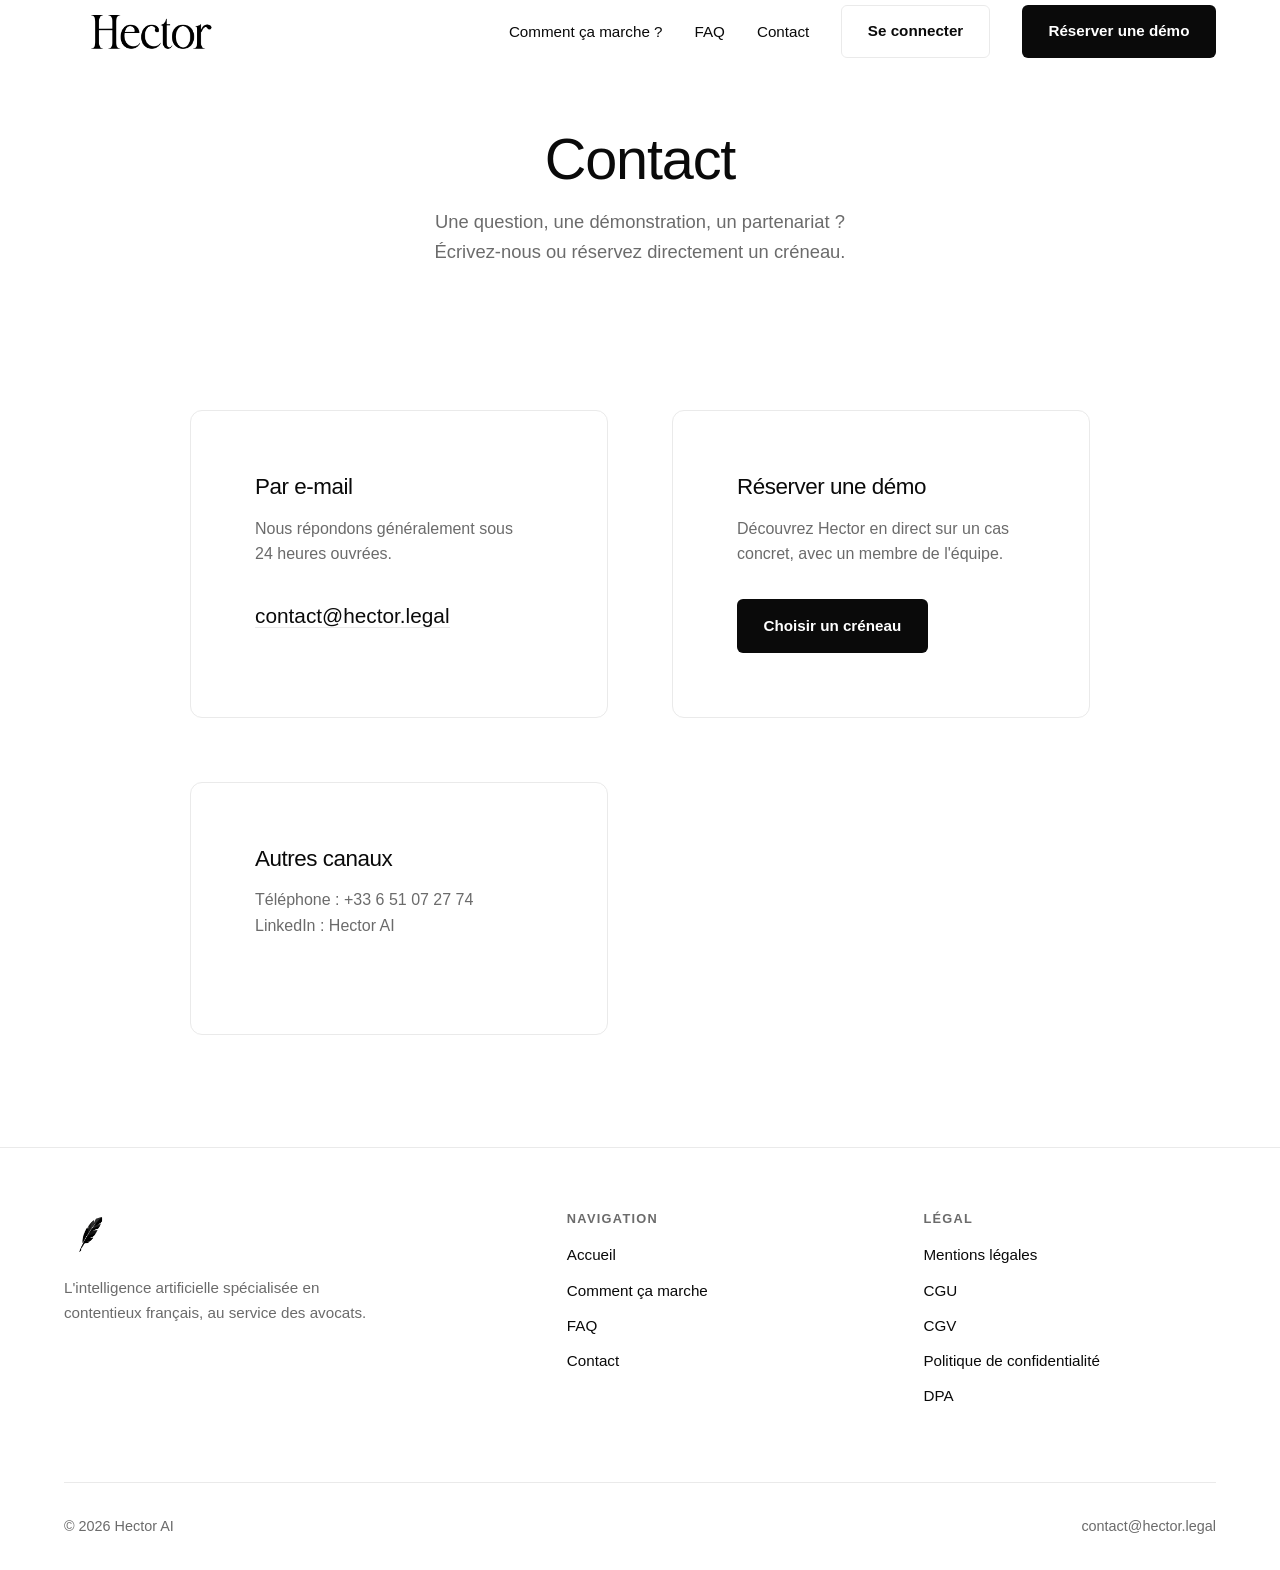
<file: contact.html>
<!DOCTYPE html>
<html lang="fr">
<head>
  <meta charset="UTF-8" />
  <meta name="viewport" content="width=device-width, initial-scale=1.0" />
  <title>Contact — Hector AI</title>
  <meta name="description" content="Contactez l'équipe Hector ou réservez une démonstration." />

  <link rel="preconnect" href="https://api.fontshare.com" crossorigin />
  <link rel="stylesheet" href="https://api.fontshare.com/v2/css?f[]=cabinet-grotesk@400&f[]=satoshi@500&display=swap" />
  <link rel="stylesheet" href="css/styles.css?v=28" />
  <link rel="icon" href="assets/img/plume.png?v=3" type="image/png" />
</head>
<body>

  <!-- HEADER -->
  <header class="site-header">
    <div class="container header-inner">
      <a class="header-logo" href="index.html" aria-label="Accueil Hector AI">
        <img src="assets/img/logo.png?v=6" alt="Hector AI" />
      </a>
      <nav class="main-nav" aria-label="Navigation principale">
        <ul class="nav-links">
          <li><a href="comment-ca-marche.html">Comment ça marche ?</a></li>
          <li><a href="faq.html">FAQ</a></li>
          <!-- Masqué jusqu'au lancement complet : <li><a href="equipe.html">Équipe</a></li> -->
          <li><a href="contact.html">Contact</a></li>
        </ul>
        <a class="btn btn-secondary" href="https://www.app.hector.legal/auth">Se connecter</a>
        <a class="btn btn-primary" href="https://calendly.com/benoit_raillard/demo?month=2026-06" target="_blank" rel="noopener">Réserver une démo</a>
      </nav>
      <button class="nav-toggle" aria-label="Ouvrir le menu" aria-expanded="false">
        <span></span><span></span><span></span>
      </button>
    </div>
  </header>

  <main class="page-main">

    <section class="page-hero">
      <div class="container">
        <h1>Contact</h1>
        <p>Une question, une démonstration, un partenariat&nbsp;? 
           <br />
          Écrivez-nous ou réservez directement un créneau.</p>
      </div>
    </section>

    <section class="section">
      <div class="container">
        <div class="contact-grid">

          <!-- Carte e-mail -->
          <div class="contact-card" data-reveal>
            <h2>Par e-mail</h2>
            <p>Nous répondons généralement sous 24&nbsp;heures ouvrées.</p>
            <a class="email-link" href="mailto:contact@hector.legal">contact@hector.legal</a>
          </div>

          <!-- Carte réservation de démo -->
          <div class="contact-card" data-reveal>
            <h2>Réserver une démo</h2>
            <p>Découvrez Hector en direct sur un cas concret, avec un membre de l'équipe.</p>
            <a class="btn btn-primary" href="https://calendly.com/benoit_raillard/demo?month=2026-06" target="_blank" rel="noopener">Choisir un créneau</a>
          </div>

          <!-- Carte coordonnées (à compléter) -->
         

          <!-- Carte téléphone / autres (à compléter) -->
          <div class="contact-card" data-reveal>
            <h2>Autres canaux</h2>
            <p>
              <!-- 👉 Complète ici tes autres moyens de contact (téléphone, LinkedIn…) -->
              Téléphone : +33 6 51 07 27 74<br />
              LinkedIn  : Hector AI
            </p>
          </div>

        </div>
      </div>
    </section>

  </main>

  <!-- FOOTER -->
  <footer class="site-footer">
    <div class="container">
      <div class="footer-top">
        <div class="footer-brand">
          <a class="footer-logo" href="index.html" aria-label="Accueil Hector AI">
            <img src="assets/img/plume.png?v=3" alt="Hector" />
          </a>
          <p>L'intelligence artificielle spécialisée en contentieux français, au service des avocats.</p>
        </div>
        <div class="footer-col">
          <h4>Navigation</h4>
          <ul>
            <li><a href="index.html">Accueil</a></li>
            <li><a href="comment-ca-marche.html">Comment ça marche</a></li>
            <li><a href="faq.html">FAQ</a></li>
            <!-- Masqué jusqu'au lancement complet : <li><a href="equipe.html">Équipe</a></li> -->
            <li><a href="contact.html">Contact</a></li>
          </ul>
        </div>
        <div class="footer-col">
          <h4>Légal</h4>
          <ul>
            <li><a href="mentions-legales.html">Mentions légales</a></li>
            <li><a href="cgu.html">CGU</a></li>
            <li><a href="cgv.html">CGV</a></li>
            <li><a href="politique-confidentialite.html">Politique de confidentialité</a></li>
            <li><a href="dpa.html">DPA</a></li>
          </ul>
        </div>
      </div>
      <div class="footer-bottom">
        <span>© 2026 Hector AI</span>
        <a href="mailto:contact@hector.legal">contact@hector.legal</a>
      </div>
    </div>
  </footer>

  <script src="js/main.js"></script>
</body>
</html>
</file>
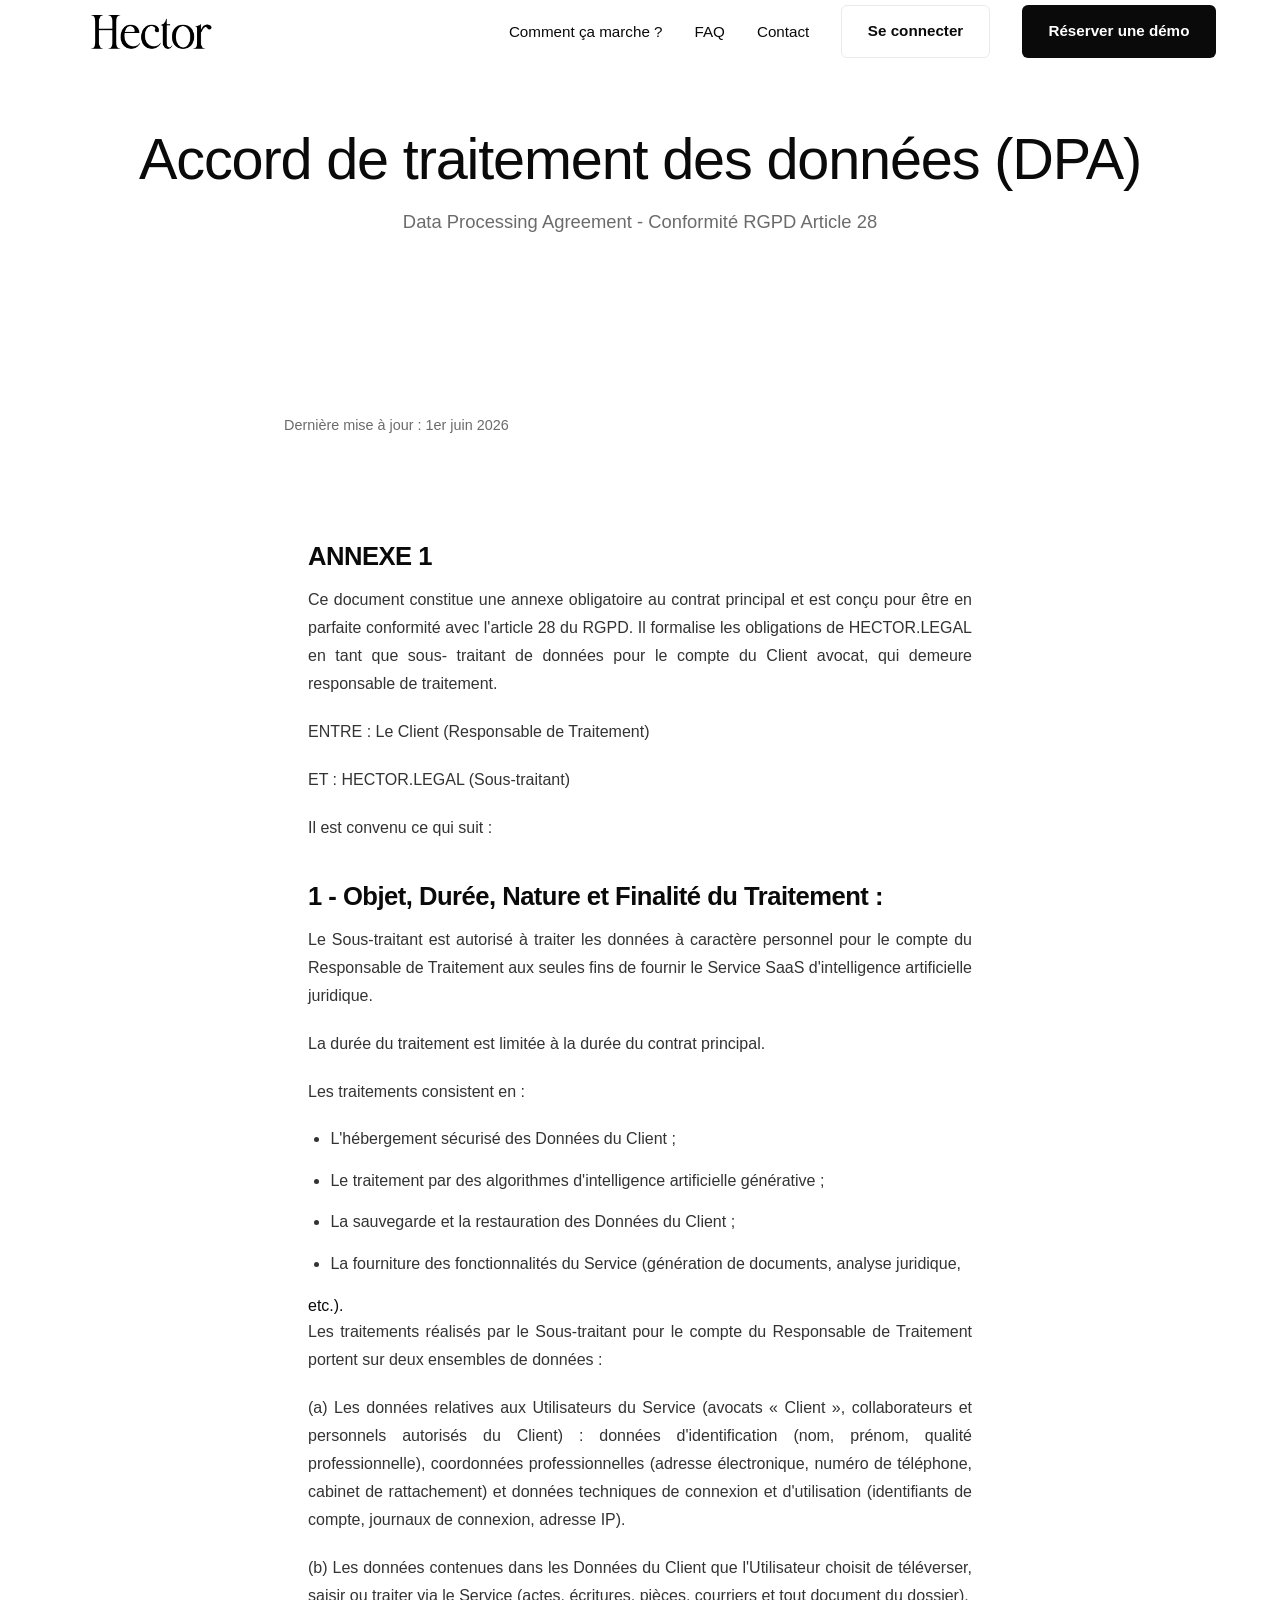
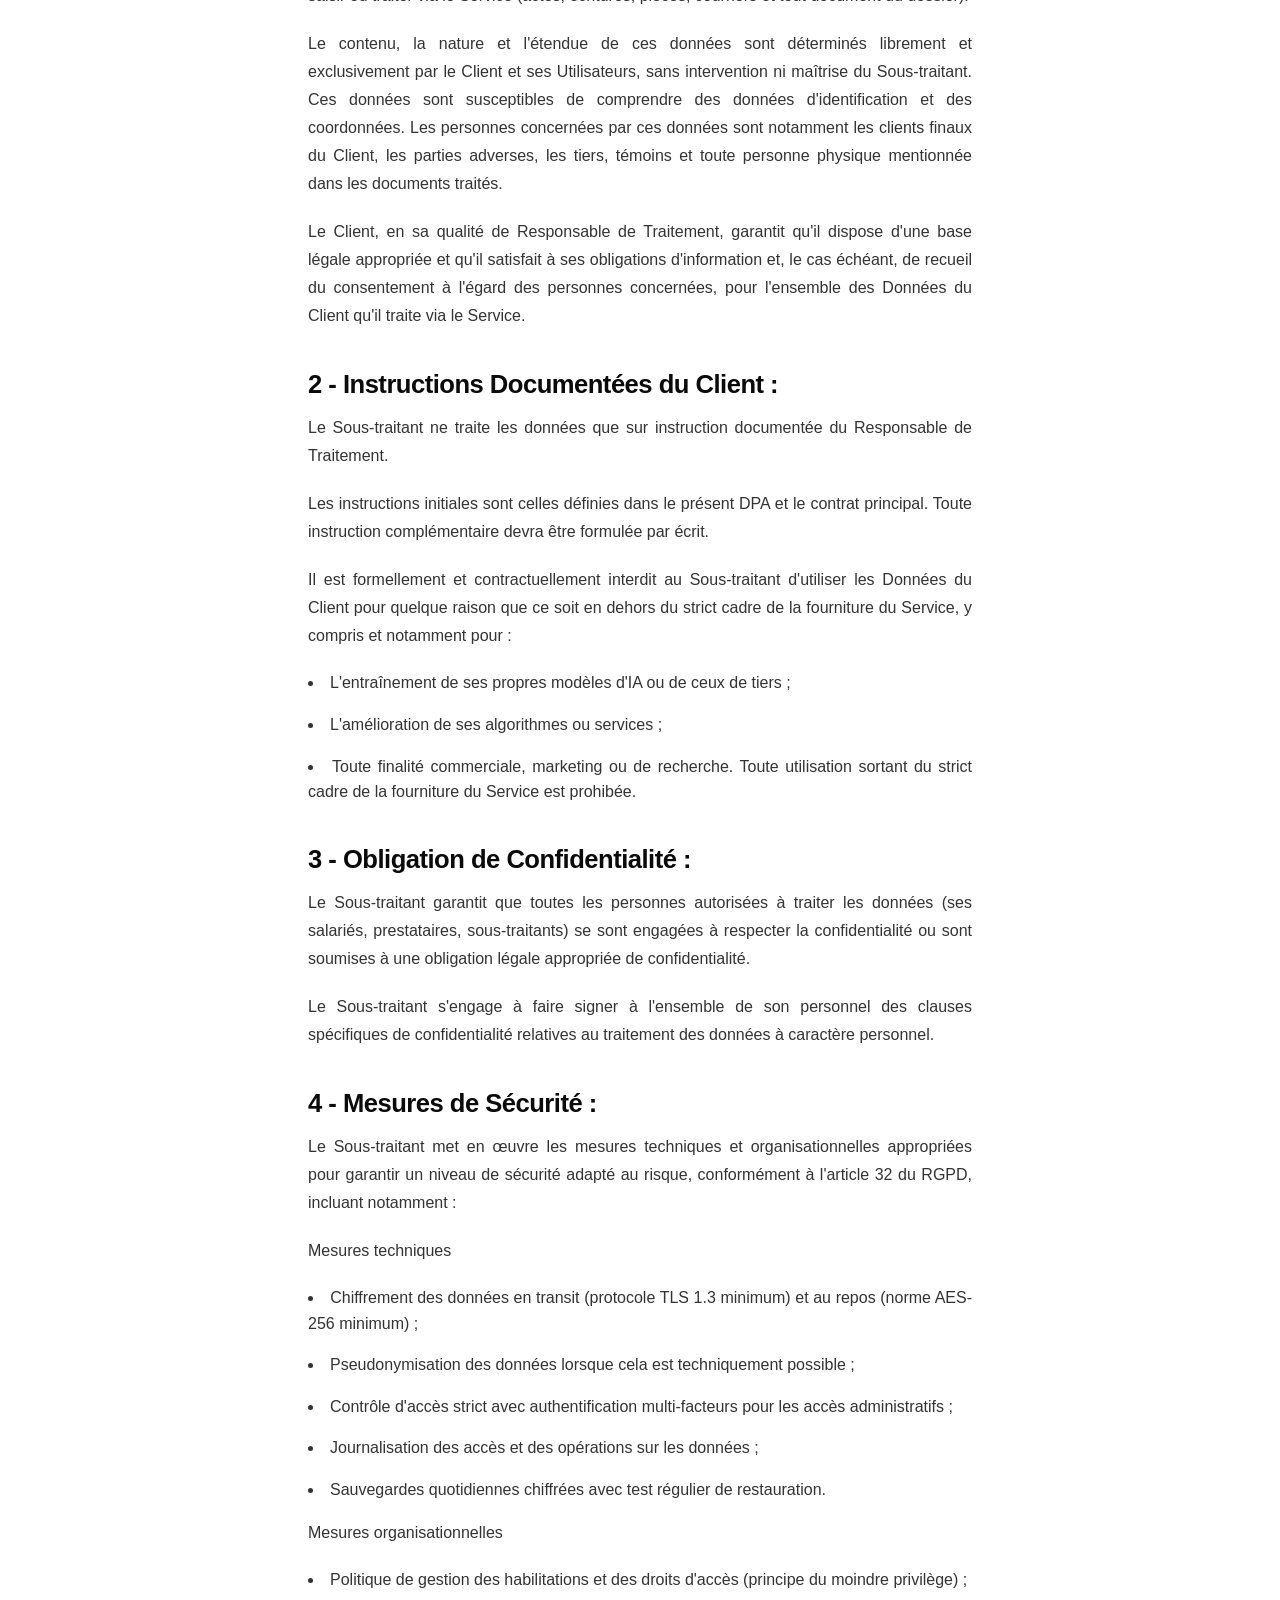
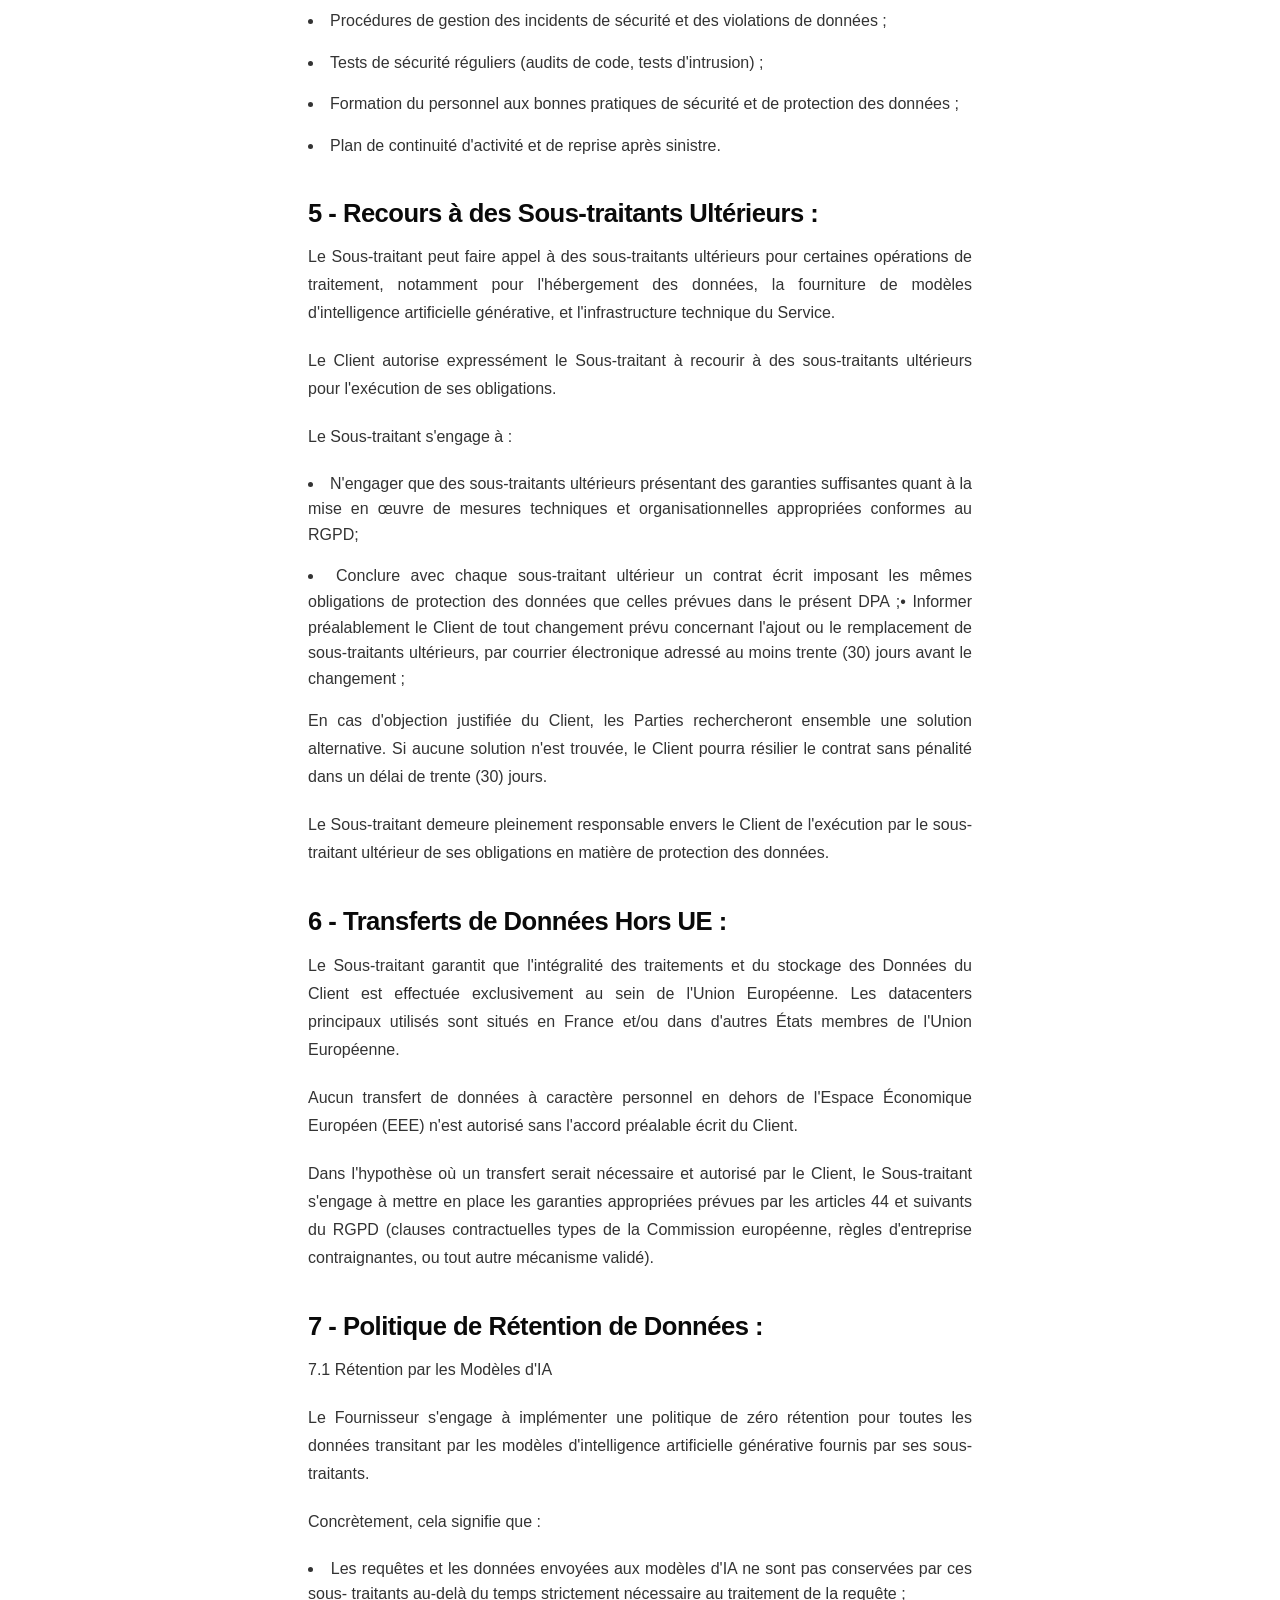
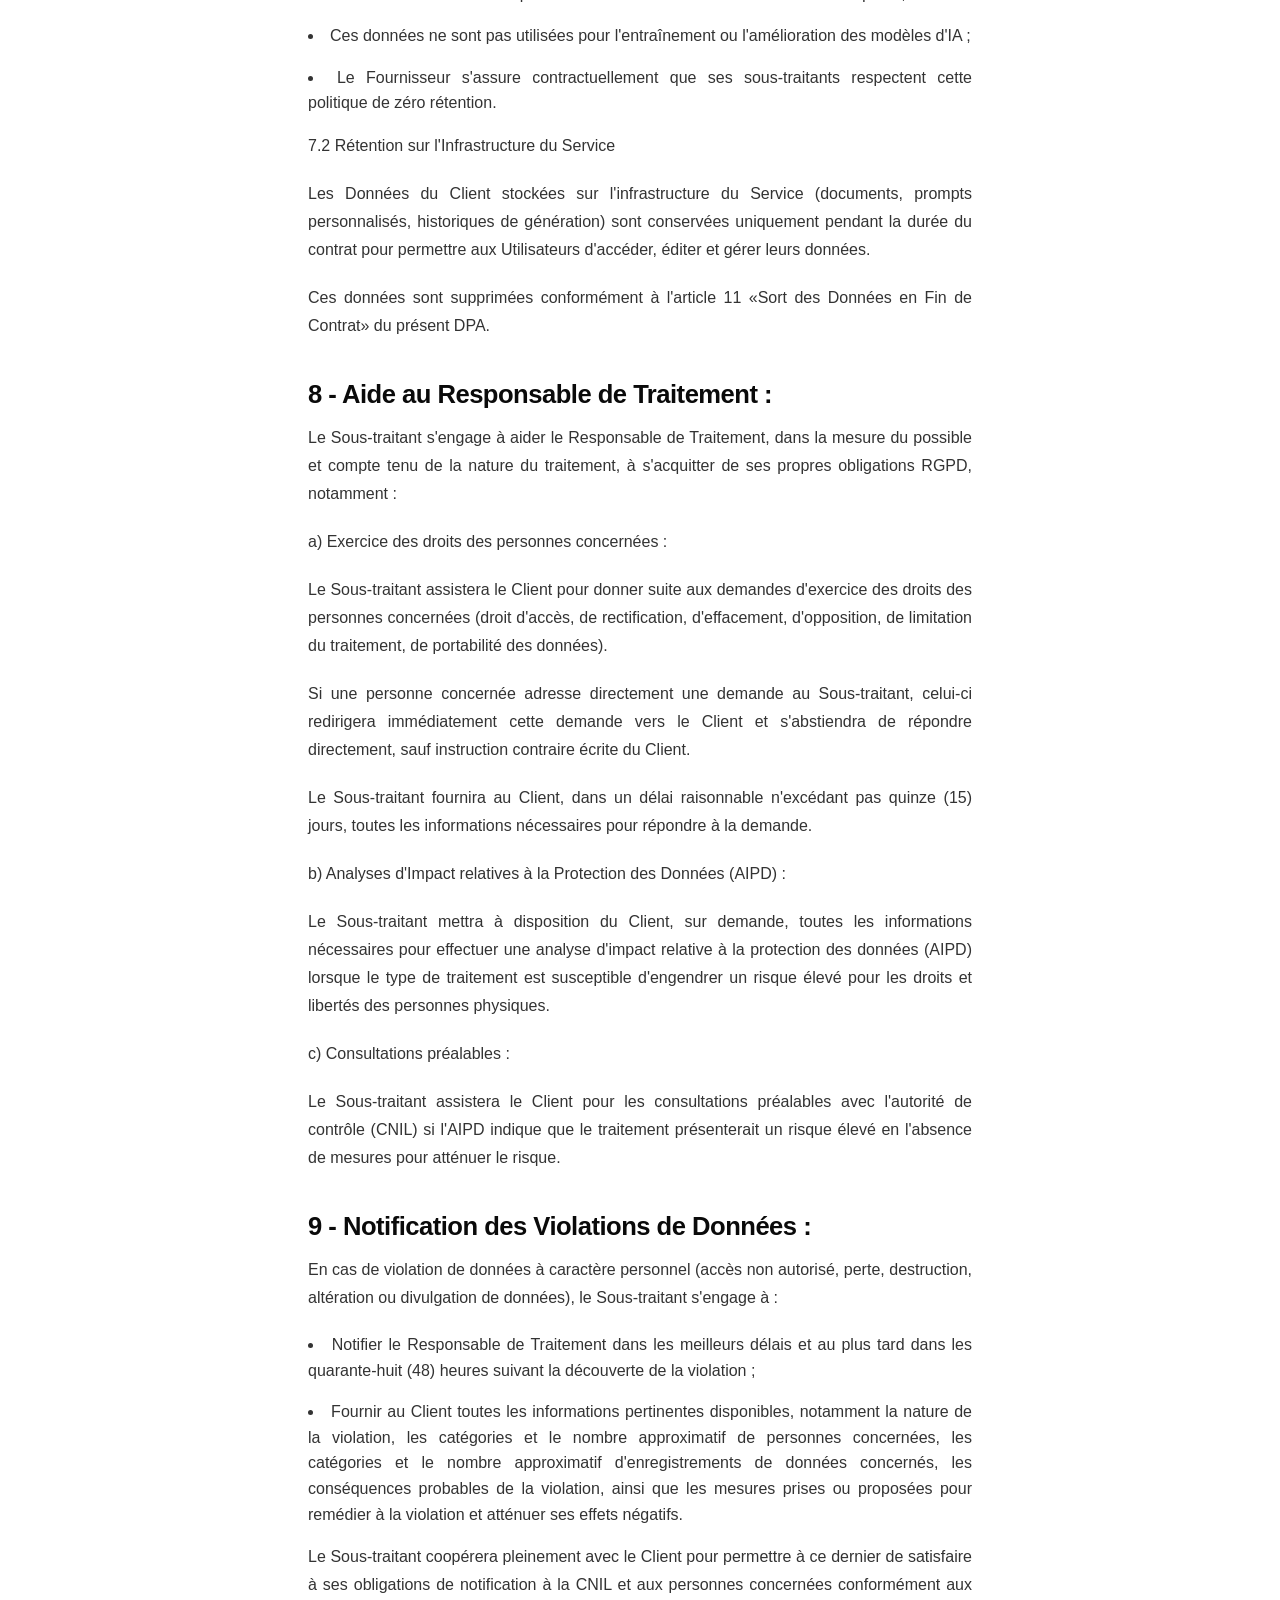
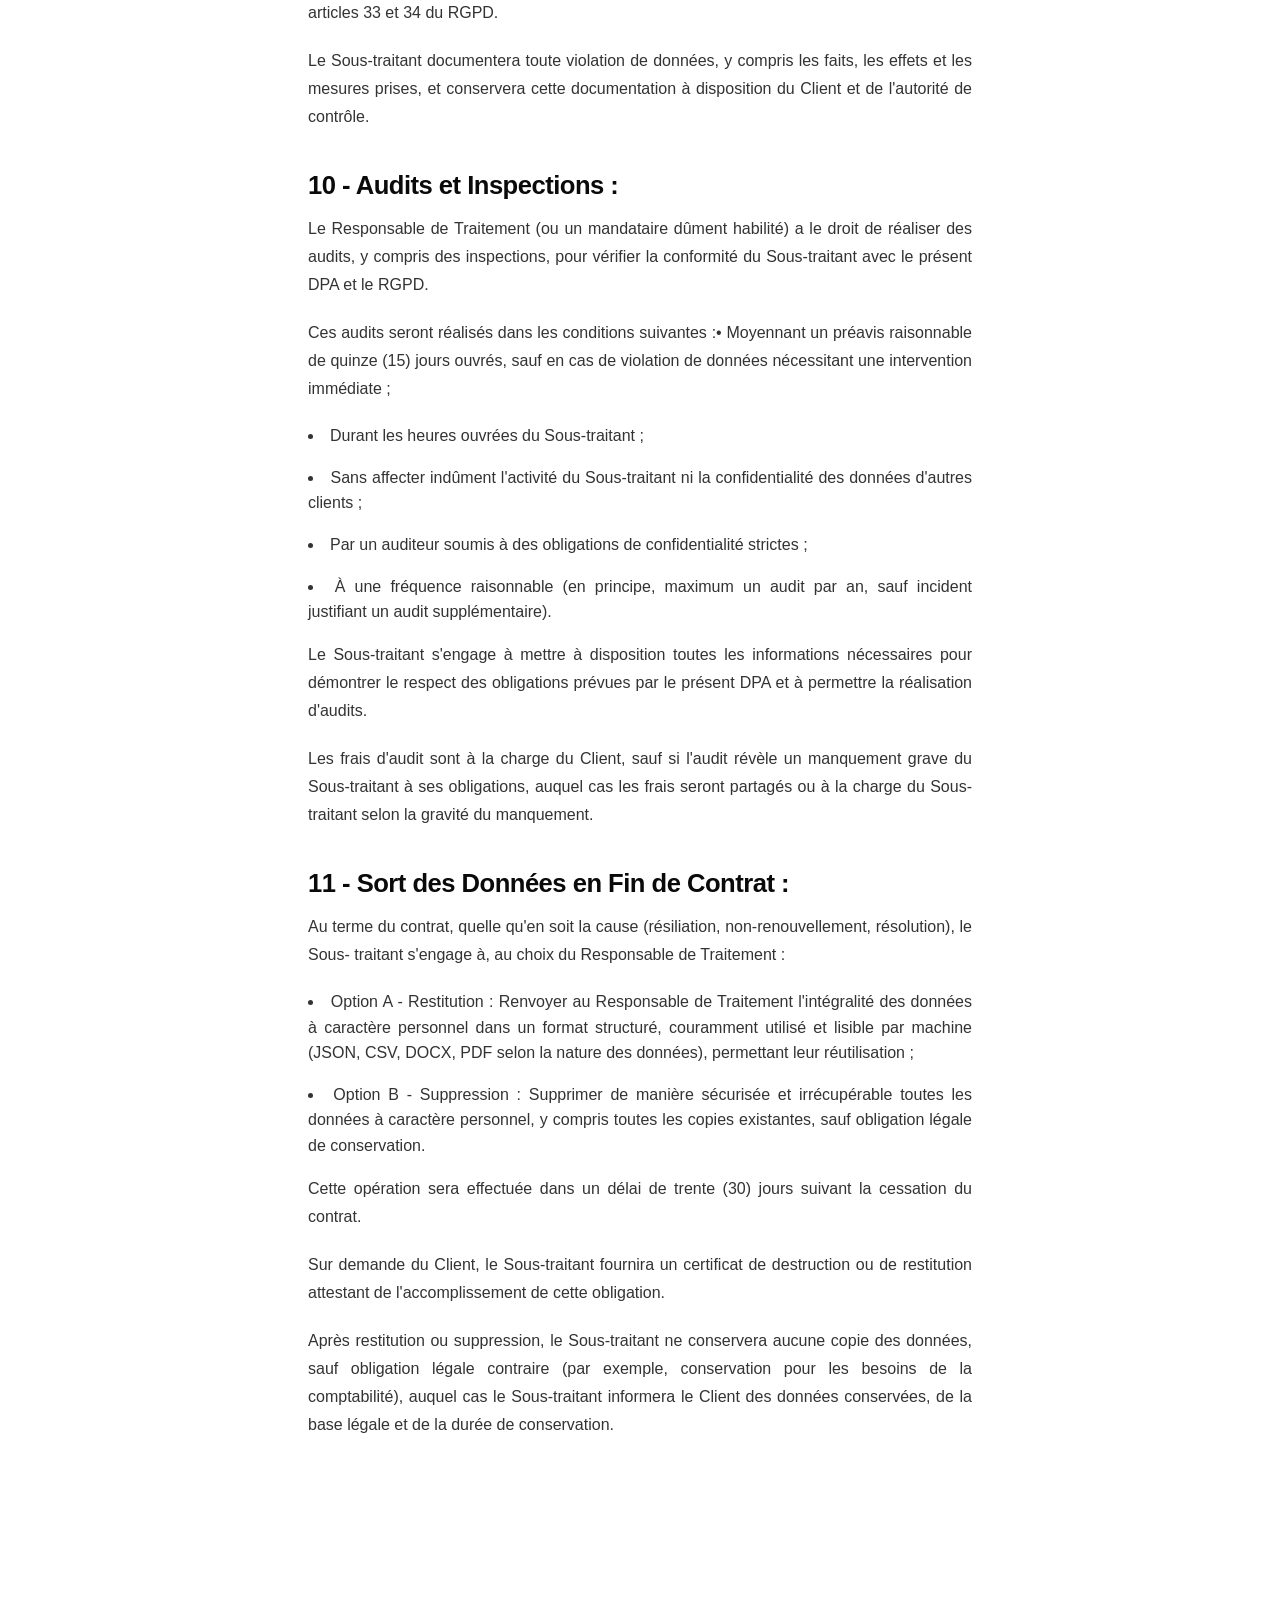
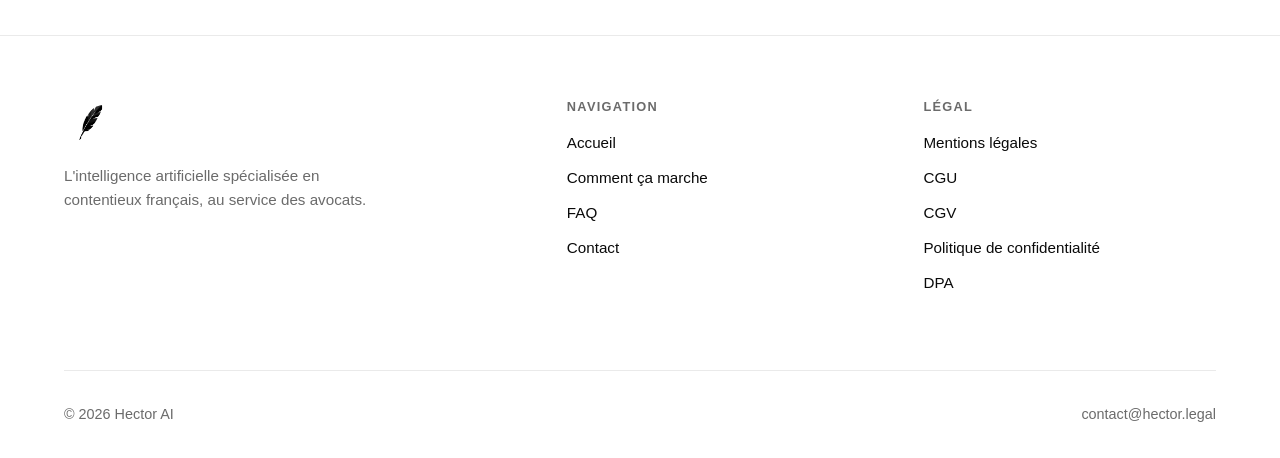
<file: dpa.html>
<!DOCTYPE html>
<html lang="fr">
<head>
  <meta charset="UTF-8" />
  <meta name="viewport" content="width=device-width, initial-scale=1.0" />
  <title>DPA — Accord de traitement des données — Hector AI</title>
  <meta name="description" content="Accord de traitement des données (Data Processing Agreement) d'Hector AI." />

  <link rel="preconnect" href="https://api.fontshare.com" crossorigin />
  <link rel="stylesheet" href="https://api.fontshare.com/v2/css?f[]=cabinet-grotesk@400,700&f[]=satoshi@500&display=swap" />
  <link rel="stylesheet" href="css/styles.css?v=28" />
  <link rel="icon" href="assets/img/plume.png?v=3" type="image/png" />
</head>
<body class="titres-gras">

  <!-- HEADER -->
  <header class="site-header">
    <div class="container header-inner">
      <a class="header-logo" href="index.html" aria-label="Accueil Hector AI">
        <img src="assets/img/logo.png?v=6" alt="Hector AI" />
      </a>
      <nav class="main-nav" aria-label="Navigation principale">
        <ul class="nav-links">
          <li><a href="comment-ca-marche.html">Comment ça marche ?</a></li>
          <li><a href="faq.html">FAQ</a></li>
          <!-- Masqué jusqu'au lancement complet : <li><a href="equipe.html">Équipe</a></li> -->
          <li><a href="contact.html">Contact</a></li>
        </ul>
        <a class="btn btn-secondary" href="https://www.app.hector.legal/auth">Se connecter</a>
        <a class="btn btn-primary" href="https://calendly.com/benoit_raillard/demo?month=2026-06" target="_blank" rel="noopener">Réserver une démo</a>
      </nav>
      <button class="nav-toggle" aria-label="Ouvrir le menu" aria-expanded="false">
        <span></span><span></span><span></span>
      </button>
    </div>
  </header>

  <main class="page-main">

    <section class="page-hero">
      <div class="container">
        <h1>Accord de traitement des données (DPA)</h1>
        <p>Data Processing Agreement - Conformité RGPD Article 28</p>
      </div>
    </section>

    <section class="section">
      <div class="container">
        <article class="legal-content">
          <p class="last-update">Dernière mise à jour&nbsp;: 1er juin 2026 </p>

          <div class="legal-content">
        <h2>ANNEXE 1</h2>

<p>Ce document constitue une annexe obligatoire au contrat principal et est conçu pour être en parfaite conformité avec l'article 28 du RGPD. Il formalise les obligations de HECTOR.LEGAL en tant que sous- traitant de données pour le compte du Client avocat, qui demeure responsable de traitement.</p>
<p>ENTRE : Le Client (Responsable de Traitement)</p>
<p>ET : HECTOR.LEGAL (Sous-traitant)</p>

<p>Il est convenu ce qui suit :</p>

 <h2>1 - Objet, Durée, Nature et Finalité du Traitement :</h2>

<p>Le Sous-traitant est autorisé à traiter les données à caractère personnel pour le compte du Responsable de Traitement aux seules fins de fournir le Service SaaS d'intelligence artificielle juridique.</p>

<p>La durée du traitement est limitée à la durée du contrat principal.</p>

<p>Les traitements consistent en :</p>

<ul><li> L'hébergement sécurisé des Données du Client ;
</li><li> Le traitement par des algorithmes d'intelligence artificielle générative ;
</li><li> La sauvegarde et la restauration des Données du Client ;
</li><li> La fourniture des fonctionnalités du Service (génération de documents, analyse juridique,</li></ul>
etc.).

<p>Les traitements réalisés par le Sous-traitant pour le compte du Responsable de Traitement portent sur deux ensembles de données :</p>

<p>(a)	Les données relatives aux Utilisateurs du Service (avocats « Client », collaborateurs et personnels autorisés du Client) : données d'identification (nom, prénom, qualité professionnelle), coordonnées professionnelles (adresse électronique, numéro de téléphone, cabinet de rattachement) et données techniques de connexion et d'utilisation (identifiants de compte, journaux de connexion, adresse IP).</p>

<p>(b)	Les données contenues dans les Données du Client que l'Utilisateur choisit de téléverser, saisir ou traiter via le Service (actes, écritures, pièces, courriers et tout document du dossier).</p>

<p>Le contenu, la nature et l'étendue de ces données sont déterminés librement et exclusivement par le Client et ses Utilisateurs, sans intervention ni maîtrise du Sous-traitant. Ces données sont susceptibles de comprendre des données d'identification et des coordonnées. Les personnes concernées par ces données sont notamment les clients finaux du Client, les parties adverses, les tiers, témoins et toute personne physique mentionnée dans les documents traités.</p>
<p>Le Client, en sa qualité de Responsable de Traitement, garantit qu'il dispose d'une base légale appropriée et qu'il satisfait à ses obligations d'information et, le cas échéant, de recueil du consentement à l'égard des personnes concernées, pour l'ensemble des Données du Client qu'il traite via le Service.</p>


 <h2>2 - Instructions Documentées du Client :</h2>

<p>Le Sous-traitant ne traite les données que sur instruction documentée du Responsable de Traitement.</p>
<p>Les instructions initiales sont celles définies dans le présent DPA et le contrat principal. Toute instruction complémentaire devra être formulée par écrit.</p>

<p>Il est formellement et contractuellement interdit au Sous-traitant d'utiliser les Données du Client pour quelque raison que ce soit en dehors du strict cadre de la fourniture du Service, y compris et notamment pour :</p>
<uli><li> L'entraînement de ses propres modèles d'IA ou de ceux de tiers ;
</li><li> L'amélioration de ses algorithmes ou services ;
</li><li> Toute finalité commerciale, marketing ou de recherche. Toute utilisation sortant du strict cadre de la fourniture du Service est prohibée.</li></ul>


 <h2>3 - Obligation de Confidentialité :</h2>

<p>Le Sous-traitant garantit que toutes les personnes autorisées à traiter les données (ses salariés, prestataires, sous-traitants) se sont engagées à respecter la confidentialité ou sont soumises à une obligation légale appropriée de confidentialité.</p>

<p>Le Sous-traitant s'engage à faire signer à l'ensemble de son personnel des clauses spécifiques de confidentialité relatives au traitement des données à caractère personnel.</p>


 <h2>4 - Mesures de Sécurité :</h2>

<p>Le Sous-traitant met en œuvre les mesures techniques et organisationnelles appropriées pour garantir un niveau de sécurité adapté au risque, conformément à l'article 32 du RGPD, incluant notamment :</p>


<p>Mesures techniques</p>
<uli><li> Chiffrement des données en transit (protocole TLS 1.3 minimum) et au repos (norme AES-256 minimum) ;
</li><li> Pseudonymisation des données lorsque cela est techniquement possible ;
</li><li> Contrôle d'accès strict avec authentification multi-facteurs pour les accès administratifs ;
</li><li> Journalisation des accès et des opérations sur les données ;
</li><li> Sauvegardes quotidiennes chiffrées avec test régulier de restauration.</li></ul>

<p>Mesures organisationnelles</p>
</li><li> Politique de gestion des habilitations et des droits d'accès (principe du moindre privilège) ;
</li><li> Procédures de gestion des incidents de sécurité et des violations de données ;
</li><li> Tests de sécurité réguliers (audits de code, tests d'intrusion) ;
</li><li> Formation du personnel aux bonnes pratiques de sécurité et de protection des données ;
</li><li> Plan de continuité d'activité et de reprise après sinistre.</li></ul>


 <h2>5 - Recours à des Sous-traitants Ultérieurs :</h2>

<p>Le Sous-traitant peut faire appel à des sous-traitants ultérieurs pour certaines opérations de traitement, notamment pour l'hébergement des données, la fourniture de modèles d'intelligence artificielle générative, et l'infrastructure technique du Service.</p>
<p>Le Client autorise expressément le Sous-traitant à recourir à des sous-traitants ultérieurs pour l'exécution de ses obligations.</p>

<p>Le Sous-traitant s'engage à :</p>
<uli><li> N'engager que des sous-traitants ultérieurs présentant des garanties suffisantes quant à la mise en œuvre de mesures techniques et organisationnelles appropriées conformes au RGPD;
</li><li> Conclure avec chaque sous-traitant ultérieur un contrat écrit imposant les mêmes obligations de protection des données que celles prévues dans le présent DPA ;• Informer préalablement le Client de tout changement prévu concernant l'ajout ou le remplacement de sous-traitants ultérieurs, par courrier électronique adressé au moins trente
(30) jours avant le changement ;</li></ul>

<p>En cas d'objection justifiée du Client, les Parties rechercheront ensemble une solution alternative. Si aucune solution n'est trouvée, le Client pourra résilier le contrat sans pénalité dans un délai de trente
(30) jours.</p>

<p>Le Sous-traitant demeure pleinement responsable envers le Client de l'exécution par le sous-traitant ultérieur de ses obligations en matière de protection des données.</p>




 <h2>6 - Transferts de Données Hors UE :</h2>

<p>Le Sous-traitant garantit que l'intégralité des traitements et du stockage des Données du Client est effectuée exclusivement au sein de l'Union Européenne. Les datacenters principaux utilisés sont situés en France et/ou dans d'autres États membres de l'Union Européenne.</p>

<p>Aucun transfert de données à caractère personnel en dehors de l'Espace Économique Européen (EEE) n'est autorisé sans l'accord préalable écrit du Client.</p>

<p>Dans l'hypothèse où un transfert serait nécessaire et autorisé par le Client, le Sous-traitant s'engage à mettre en place les garanties appropriées prévues par les articles 44 et suivants du RGPD (clauses contractuelles types de la Commission européenne, règles d'entreprise contraignantes, ou tout autre mécanisme validé).</p>


 <h2>7 - Politique de Rétention de Données :</h2>

<p>7.1 Rétention par les Modèles d'IA</p>

<p>Le Fournisseur s'engage à implémenter une politique de zéro rétention pour toutes les données transitant par les modèles d'intelligence artificielle générative fournis par ses sous-traitants.</p>

<p>Concrètement, cela signifie que :</p>

<uli><li> Les requêtes et les données envoyées aux modèles d'IA ne sont pas conservées par ces sous- traitants au-delà du temps strictement nécessaire au traitement de la requête ;
</li><li> Ces données ne sont pas utilisées pour l'entraînement ou l'amélioration des modèles d'IA ;
</li><li> Le Fournisseur s'assure contractuellement que ses sous-traitants respectent cette politique de zéro rétention.</li></ul>

<p>7.2 Rétention sur l'Infrastructure du Service</p>

<p>Les Données du Client stockées sur l'infrastructure du Service (documents, prompts personnalisés, historiques de génération) sont conservées uniquement pendant la durée du contrat pour permettre aux Utilisateurs d'accéder, éditer et gérer leurs données.</p>

<p>Ces données sont supprimées conformément à l'article 11 «Sort des Données en Fin de Contrat» du présent DPA.</p>


 <h2>8 - Aide au Responsable de Traitement :</h2>

<p>Le Sous-traitant s'engage à aider le Responsable de Traitement, dans la mesure du possible et compte tenu de la nature du traitement, à s'acquitter de ses propres obligations RGPD, notamment :</p>

<p>a) Exercice des droits des personnes concernées :</p>

<p>Le Sous-traitant assistera le Client pour donner suite aux demandes d'exercice des droits des personnes concernées (droit d'accès, de rectification, d'effacement, d'opposition, de limitation du traitement, de portabilité des données).</p>

<p>Si une personne concernée adresse directement une demande au Sous-traitant, celui-ci redirigera immédiatement cette demande vers le Client et s'abstiendra de répondre directement, sauf instruction contraire écrite du Client.</p>

<p>Le Sous-traitant fournira au Client, dans un délai raisonnable n'excédant pas quinze (15) jours, toutes les informations nécessaires pour répondre à la demande.</p>

<p>b) Analyses d'Impact relatives à la Protection des Données (AIPD) :</p>

<p>Le Sous-traitant mettra à disposition du Client, sur demande, toutes les informations nécessaires pour effectuer une analyse d'impact relative à la protection des données (AIPD) lorsque le type de traitement est susceptible d'engendrer un risque élevé pour les droits et libertés des personnes physiques.</p>

<p>c) Consultations préalables :</p>

<p>Le Sous-traitant assistera le Client pour les consultations préalables avec l'autorité de contrôle (CNIL) si l'AIPD indique que le traitement présenterait un risque élevé en l'absence de mesures pour atténuer le risque.</p>


 <h2>9 - Notification des Violations de Données :</h2>

<p>En cas de violation de données à caractère personnel (accès non autorisé, perte, destruction, altération ou divulgation de données), le Sous-traitant s'engage à :</p>

<uli><li> Notifier le Responsable de Traitement dans les meilleurs délais et au plus tard dans les quarante-huit (48) heures suivant la découverte de la violation ;
</li><li> Fournir au Client toutes les informations pertinentes disponibles, notamment la nature de la violation, les catégories et le nombre approximatif de personnes concernées, les catégories et le nombre approximatif d'enregistrements de données concernés, les conséquences probables de la violation, ainsi que les mesures prises ou proposées pour remédier à la violation et atténuer ses effets négatifs.</li></ul>

<p>Le Sous-traitant coopérera pleinement avec le Client pour permettre à ce dernier de satisfaire à ses obligations de notification à la CNIL et aux personnes concernées conformément aux articles 33 et 34 du RGPD.</p>

<p>Le Sous-traitant documentera toute violation de données, y compris les faits, les effets et les mesures prises, et conservera cette documentation à disposition du Client et de l'autorité de contrôle.</p>


 <h2>10 - Audits et Inspections :</h2>

<p>Le Responsable de Traitement (ou un mandataire dûment habilité) a le droit de réaliser des audits, y compris des inspections, pour vérifier la conformité du Sous-traitant avec le présent DPA et le RGPD.</p>

<p>Ces audits seront réalisés dans les conditions suivantes :• Moyennant un préavis raisonnable de quinze (15) jours ouvrés, sauf en cas de violation de données nécessitant une intervention immédiate ;</p>

<uli><li> Durant les heures ouvrées du Sous-traitant ;
</li><li> Sans affecter indûment l'activité du Sous-traitant ni la confidentialité des données d'autres clients ;
</li><li> Par un auditeur soumis à des obligations de confidentialité strictes ;
</li><li> À une fréquence raisonnable (en principe, maximum un audit par an, sauf incident justifiant un audit supplémentaire).</li></ul>

<p>Le Sous-traitant s'engage à mettre à disposition toutes les informations nécessaires pour démontrer le respect des obligations prévues par le présent DPA et à permettre la réalisation d'audits.</p>
<p>Les frais d'audit sont à la charge du Client, sauf si l'audit révèle un manquement grave du Sous-traitant à ses obligations, auquel cas les frais seront partagés ou à la charge du Sous-traitant selon la gravité du manquement.</p>


 <h2>11 - Sort des Données en Fin de Contrat : </h2>

<p>Au terme du contrat, quelle qu'en soit la cause (résiliation, non-renouvellement, résolution), le Sous- traitant s'engage à, au choix du Responsable de Traitement :</p>

<uli><li>Option A - Restitution : Renvoyer au Responsable de Traitement l'intégralité des données à caractère personnel dans un format structuré, couramment utilisé et lisible par machine (JSON, CSV, DOCX, PDF selon la nature des données), permettant leur réutilisation ;

</li><li>Option B - Suppression : Supprimer de manière sécurisée et irrécupérable toutes les données à caractère personnel, y compris toutes les copies existantes, sauf obligation légale de conservation.</li></ul>
<p>Cette opération sera effectuée dans un délai de trente (30) jours suivant la cessation du contrat.</p>
<p>Sur demande du Client, le Sous-traitant fournira un certificat de destruction ou de restitution attestant de l'accomplissement de cette obligation.</p>

<p>Après restitution ou suppression, le Sous-traitant ne conservera aucune copie des données, sauf obligation légale contraire (par exemple, conservation pour les besoins de la comptabilité), auquel cas le Sous-traitant informera le Client des données conservées, de la base légale et de la durée de conservation.</p>


        

        </article>
      </div>
    </section>

  </main>

  <!-- FOOTER -->
  <footer class="site-footer">
    <div class="container">
      <div class="footer-top">
        <div class="footer-brand">
          <a class="footer-logo" href="index.html" aria-label="Accueil Hector AI">
            <img src="assets/img/plume.png?v=3" alt="Hector" />
          </a>
          <p>L'intelligence artificielle spécialisée en contentieux français, au service des avocats.</p>
        </div>
        <div class="footer-col">
          <h4>Navigation</h4>
          <ul>
            <li><a href="index.html">Accueil</a></li>
            <li><a href="comment-ca-marche.html">Comment ça marche</a></li>
            <li><a href="faq.html">FAQ</a></li>
            <!-- Masqué jusqu'au lancement complet : <li><a href="equipe.html">Équipe</a></li> -->
            <li><a href="contact.html">Contact</a></li>
          </ul>
        </div>
        <div class="footer-col">
          <h4>Légal</h4>
          <ul>
            <li><a href="mentions-legales.html">Mentions légales</a></li>
            <li><a href="cgu.html">CGU</a></li>
            <li><a href="cgv.html">CGV</a></li>
            <li><a href="politique-confidentialite.html">Politique de confidentialité</a></li>
            <li><a href="dpa.html">DPA</a></li>
          </ul>
        </div>
      </div>
      <div class="footer-bottom">
        <span>© 2026 Hector AI</span>
        <a href="mailto:contact@hector.legal">contact@hector.legal</a>
      </div>
    </div>
  </footer>

  <script src="js/main.js"></script>
</body>
</html>
</file>
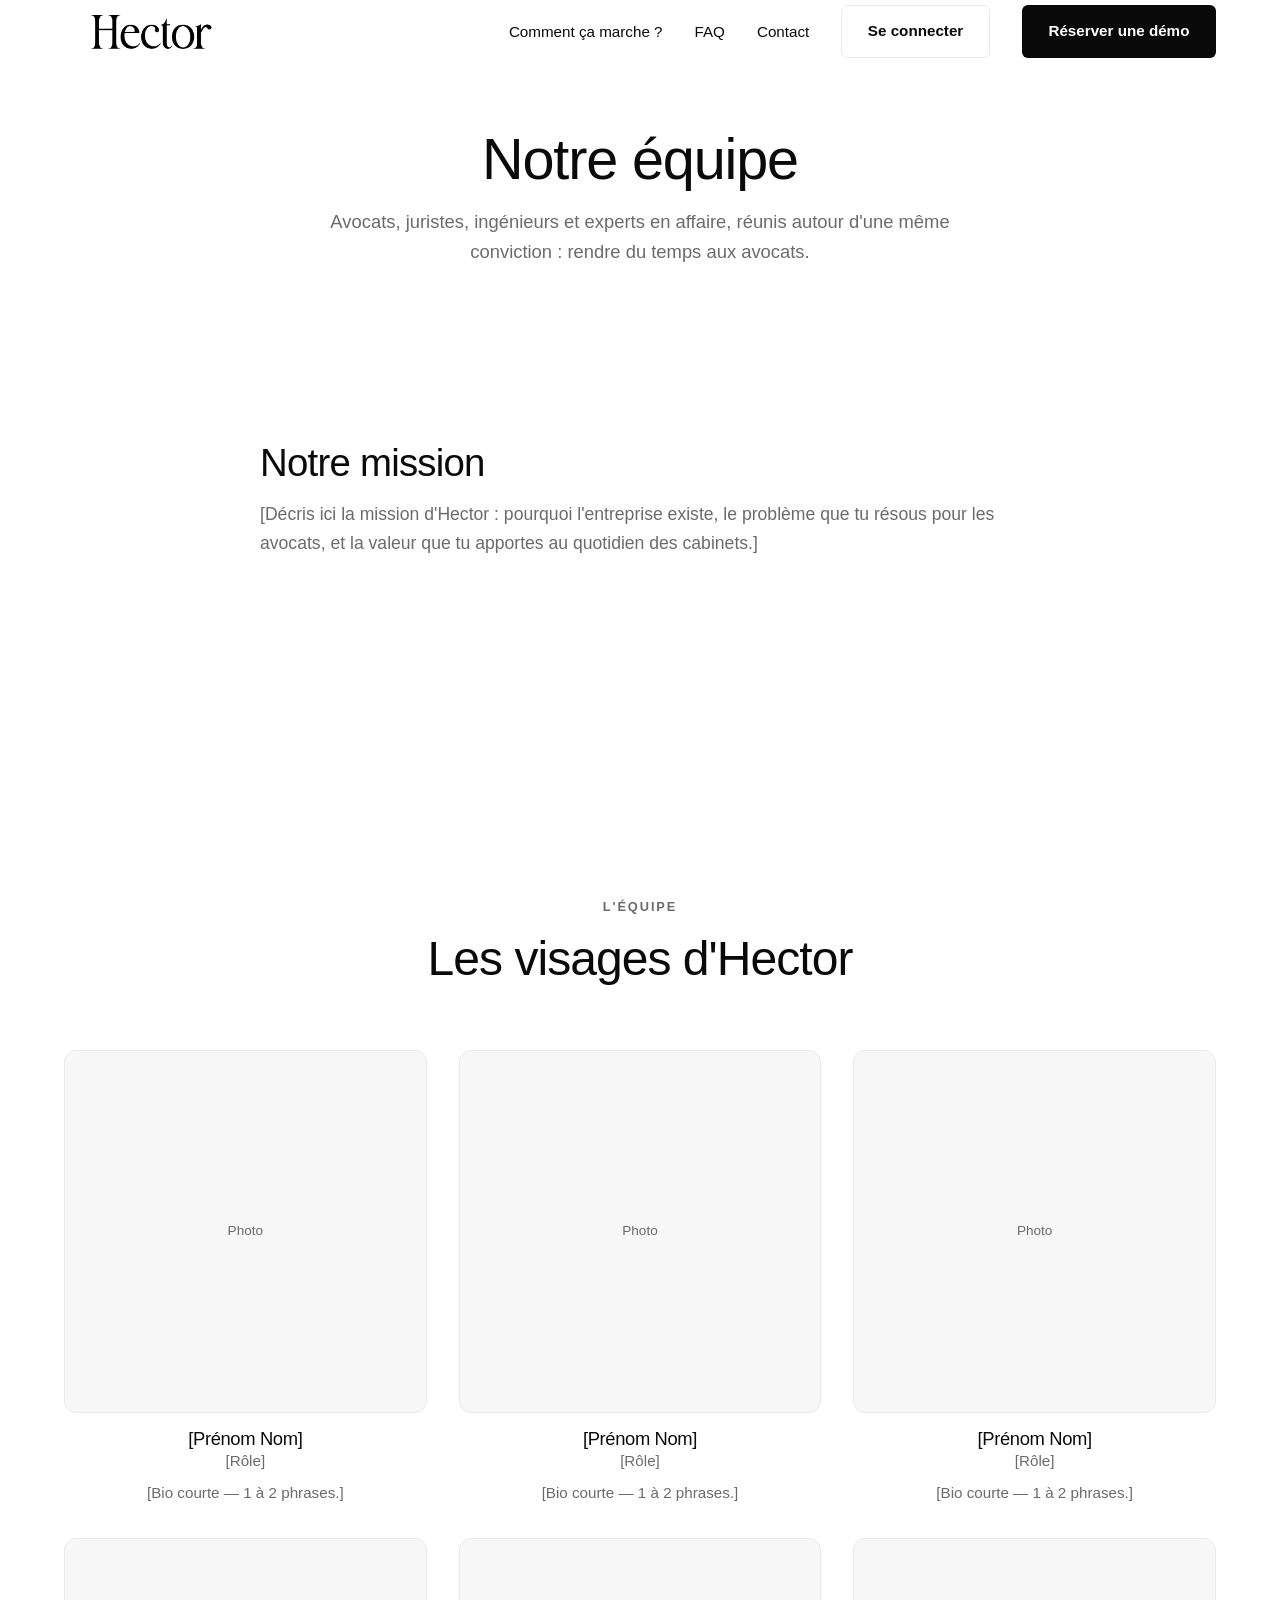
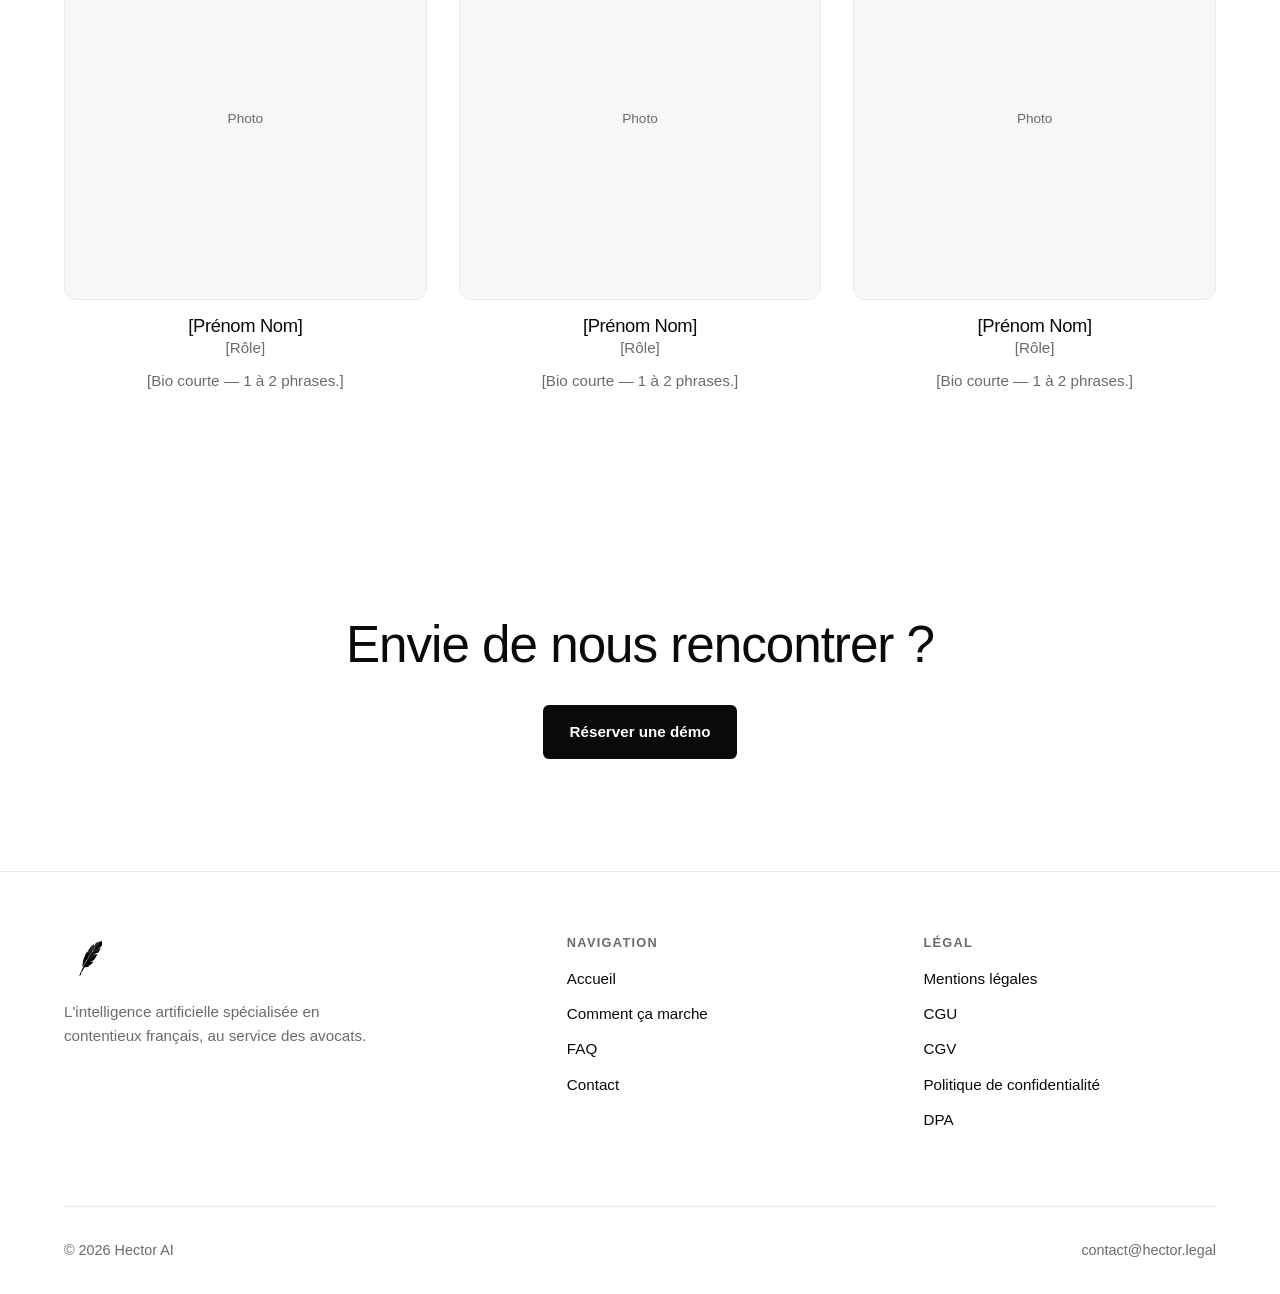
<file: equipe.html>
<!DOCTYPE html>
<html lang="fr">
<head>
  <meta charset="UTF-8" />
  <meta name="viewport" content="width=device-width, initial-scale=1.0" />
  <title>Équipe — Hector AI</title>
  <meta name="description" content="La mission d'Hector et l'équipe qui construit l'IA du contentieux français." />

  <link rel="preconnect" href="https://api.fontshare.com" crossorigin />
  <link rel="stylesheet" href="https://api.fontshare.com/v2/css?f[]=cabinet-grotesk@400&f[]=satoshi@500&display=swap" />
  <link rel="stylesheet" href="css/styles.css?v=28" />
  <link rel="icon" href="assets/img/plume.png?v=3" type="image/png" />
</head>
<body>

  <!-- HEADER -->
  <header class="site-header">
    <div class="container header-inner">
      <a class="header-logo" href="index.html" aria-label="Accueil Hector AI">
        <img src="assets/img/logo.png?v=6" alt="Hector AI" />
      </a>
      <nav class="main-nav" aria-label="Navigation principale">
        <ul class="nav-links">
          <li><a href="comment-ca-marche.html">Comment ça marche ?</a></li>
          <li><a href="faq.html">FAQ</a></li>
          <!-- Masqué jusqu'au lancement complet : <li><a href="equipe.html">Équipe</a></li> -->
          <li><a href="contact.html">Contact</a></li>
        </ul>
        <a class="btn btn-secondary" href="https://www.app.hector.legal/auth">Se connecter</a>
        <a class="btn btn-primary" href="https://calendly.com/benoit_raillard/demo?month=2026-06" target="_blank" rel="noopener">Réserver une démo</a>
      </nav>
      <button class="nav-toggle" aria-label="Ouvrir le menu" aria-expanded="false">
        <span></span><span></span><span></span>
      </button>
    </div>
  </header>

  <main class="page-main">

    <section class="page-hero">
      <div class="container">
        <h1>Notre équipe</h1>
        <p>Avocats, juristes, ingénieurs et experts en affaire, réunis autour d'une même conviction&nbsp;: rendre du temps aux avocats.</p>
      </div>
    </section>

    <!-- Bloc À propos : mission & vision (texte à compléter) -->
    <section class="section">
      <div class="container">
        <div class="about-block" data-reveal>
          <h2>Notre mission</h2>
          <p>
            <!-- 👉 Complète ici le texte de ta mission -->
            [Décris ici la mission d'Hector : pourquoi l'entreprise existe, le
            problème que tu résous pour les avocats, et la valeur que tu apportes
            au quotidien des cabinets.]
          </p>
        </div>
      </div>
    </section>

    <!-- Grille des membres de l'équipe -->
    <section class="section">
      <div class="container">
        <div class="section-head" data-reveal>
          <span class="eyebrow">L'équipe</span>
          <h2>Les visages d'Hector</h2>
        </div>

        <!-- ============================================================
             MEMBRES DE L'ÉQUIPE (emplacements vides à compléter)
             👉 Pour ajouter une photo : remplace le contenu de la div
                .team-photo par : <img src="assets/img/equipe/prenom.jpg" alt="Prénom Nom" />
             👉 Renseigne le nom, le rôle et une bio courte.
             👉 Pour ajouter/retirer un membre, copie ou supprime un bloc
                .team-card entier.
             ============================================================ -->
        <div class="team-grid">

          <div class="team-card" data-reveal>
            <div class="team-photo">Photo</div>
            <h3>[Prénom Nom]</h3>
            <p class="team-role">[Rôle]</p>
            <p class="team-bio">[Bio courte — 1 à 2 phrases.]</p>
          </div>

          <div class="team-card" data-reveal>
            <div class="team-photo">Photo</div>
            <h3>[Prénom Nom]</h3>
            <p class="team-role">[Rôle]</p>
            <p class="team-bio">[Bio courte — 1 à 2 phrases.]</p>
          </div>

          <div class="team-card" data-reveal>
            <div class="team-photo">Photo</div>
            <h3>[Prénom Nom]</h3>
            <p class="team-role">[Rôle]</p>
            <p class="team-bio">[Bio courte — 1 à 2 phrases.]</p>
          </div>

          <div class="team-card" data-reveal>
            <div class="team-photo">Photo</div>
            <h3>[Prénom Nom]</h3>
            <p class="team-role">[Rôle]</p>
            <p class="team-bio">[Bio courte — 1 à 2 phrases.]</p>
          </div>

          <div class="team-card" data-reveal>
            <div class="team-photo">Photo</div>
            <h3>[Prénom Nom]</h3>
            <p class="team-role">[Rôle]</p>
            <p class="team-bio">[Bio courte — 1 à 2 phrases.]</p>
          </div>

          <div class="team-card" data-reveal>
            <div class="team-photo">Photo</div>
            <h3>[Prénom Nom]</h3>
            <p class="team-role">[Rôle]</p>
            <p class="team-bio">[Bio courte — 1 à 2 phrases.]</p>
          </div>

        </div>
      </div>
    </section>

    <section class="section cta">
      <div class="container" data-reveal>
        <h2>Envie de nous rencontrer&nbsp;?</h2>
        <a class="btn btn-primary" href="https://calendly.com/benoit_raillard/demo?month=2026-06" target="_blank" rel="noopener">Réserver une démo</a>
      </div>
    </section>

  </main>

  <!-- FOOTER -->
  <footer class="site-footer">
    <div class="container">
      <div class="footer-top">
        <div class="footer-brand">
          <a class="footer-logo" href="index.html" aria-label="Accueil Hector AI">
            <img src="assets/img/plume.png?v=3" alt="Hector" />
          </a>
          <p>L'intelligence artificielle spécialisée en contentieux français, au service des avocats.</p>
        </div>
        <div class="footer-col">
          <h4>Navigation</h4>
          <ul>
            <li><a href="index.html">Accueil</a></li>
            <li><a href="comment-ca-marche.html">Comment ça marche</a></li>
            <li><a href="faq.html">FAQ</a></li>
            <!-- Masqué jusqu'au lancement complet : <li><a href="equipe.html">Équipe</a></li> -->
            <li><a href="contact.html">Contact</a></li>
          </ul>
        </div>
        <div class="footer-col">
          <h4>Légal</h4>
          <ul>
            <li><a href="mentions-legales.html">Mentions légales</a></li>
            <li><a href="cgu.html">CGU</a></li>
            <li><a href="cgv.html">CGV</a></li>
            <li><a href="politique-confidentialite.html">Politique de confidentialité</a></li>
            <li><a href="dpa.html">DPA</a></li>
          </ul>
        </div>
      </div>
      <div class="footer-bottom">
        <span>© 2026 Hector AI</span>
        <a href="mailto:contact@hector.legal">contact@hector.legal</a>
      </div>
    </div>
  </footer>

  <script src="js/main.js"></script>
</body>
</html>
</file>
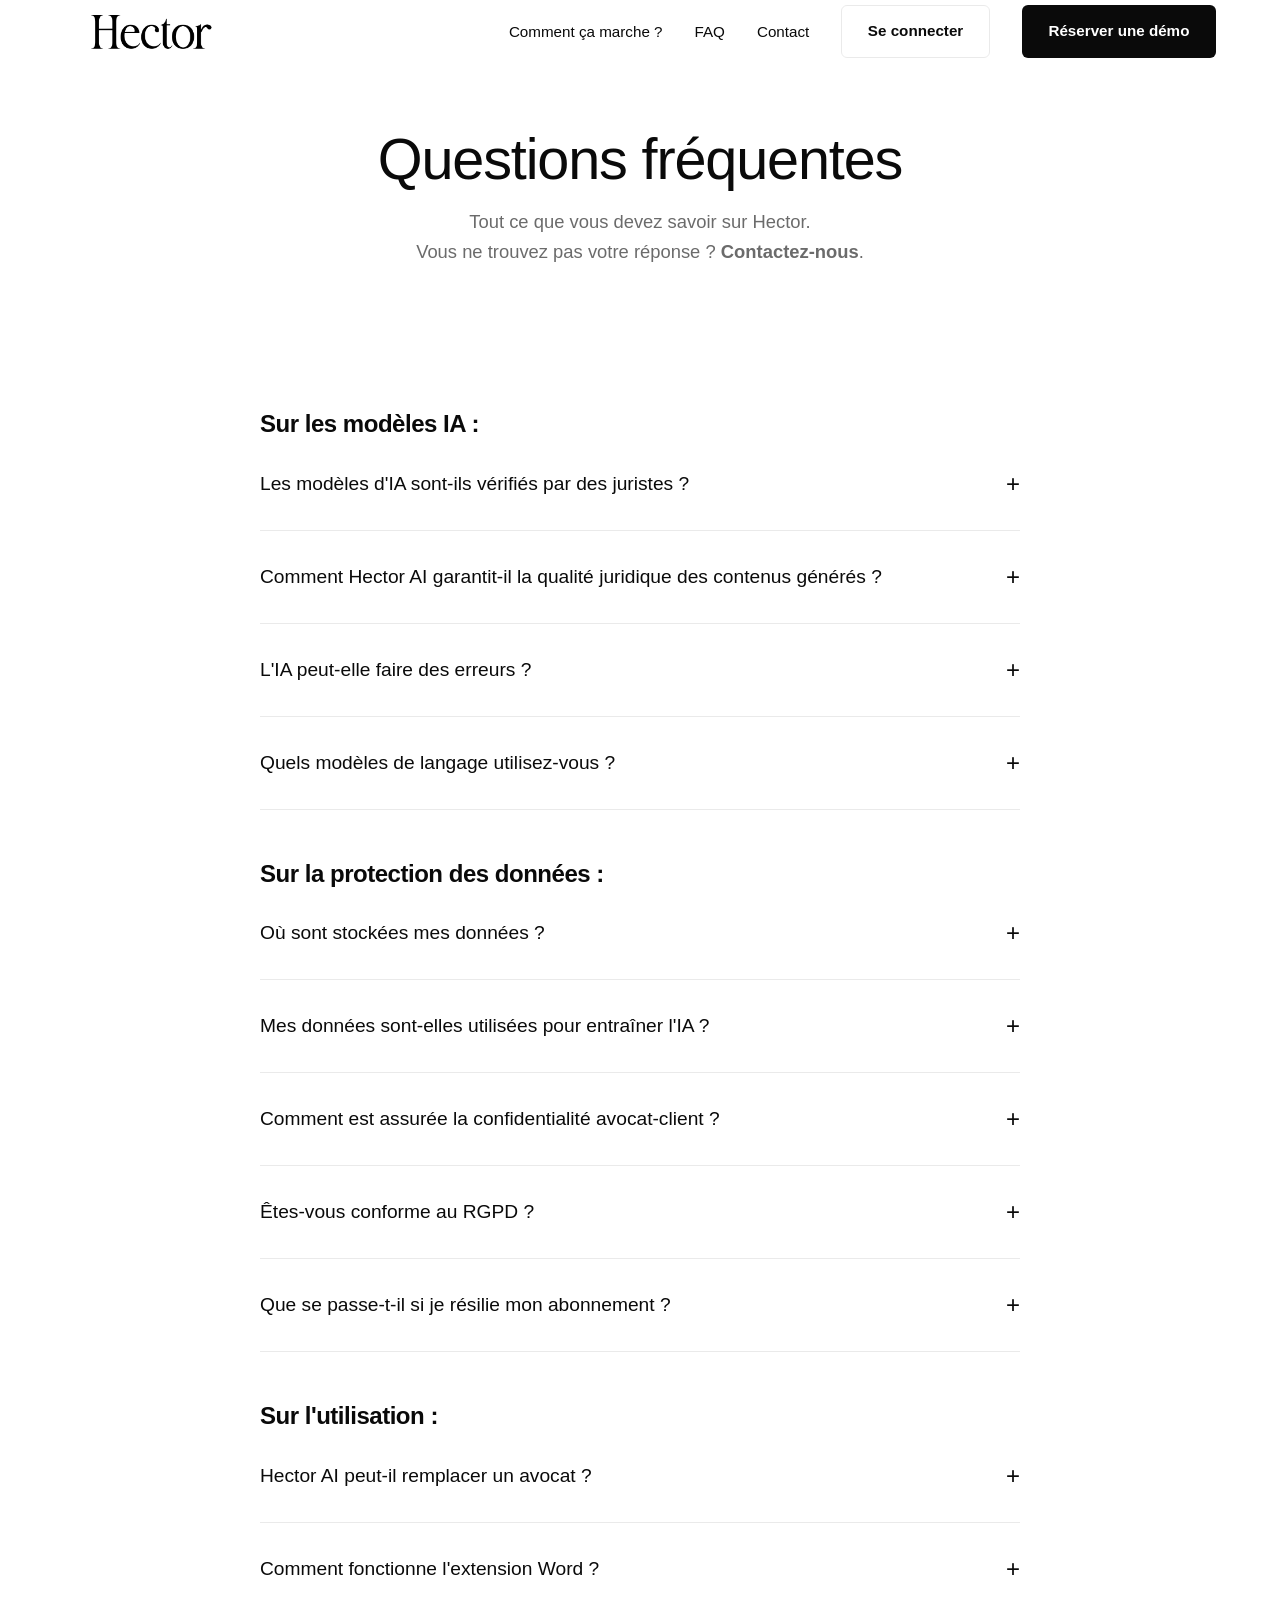
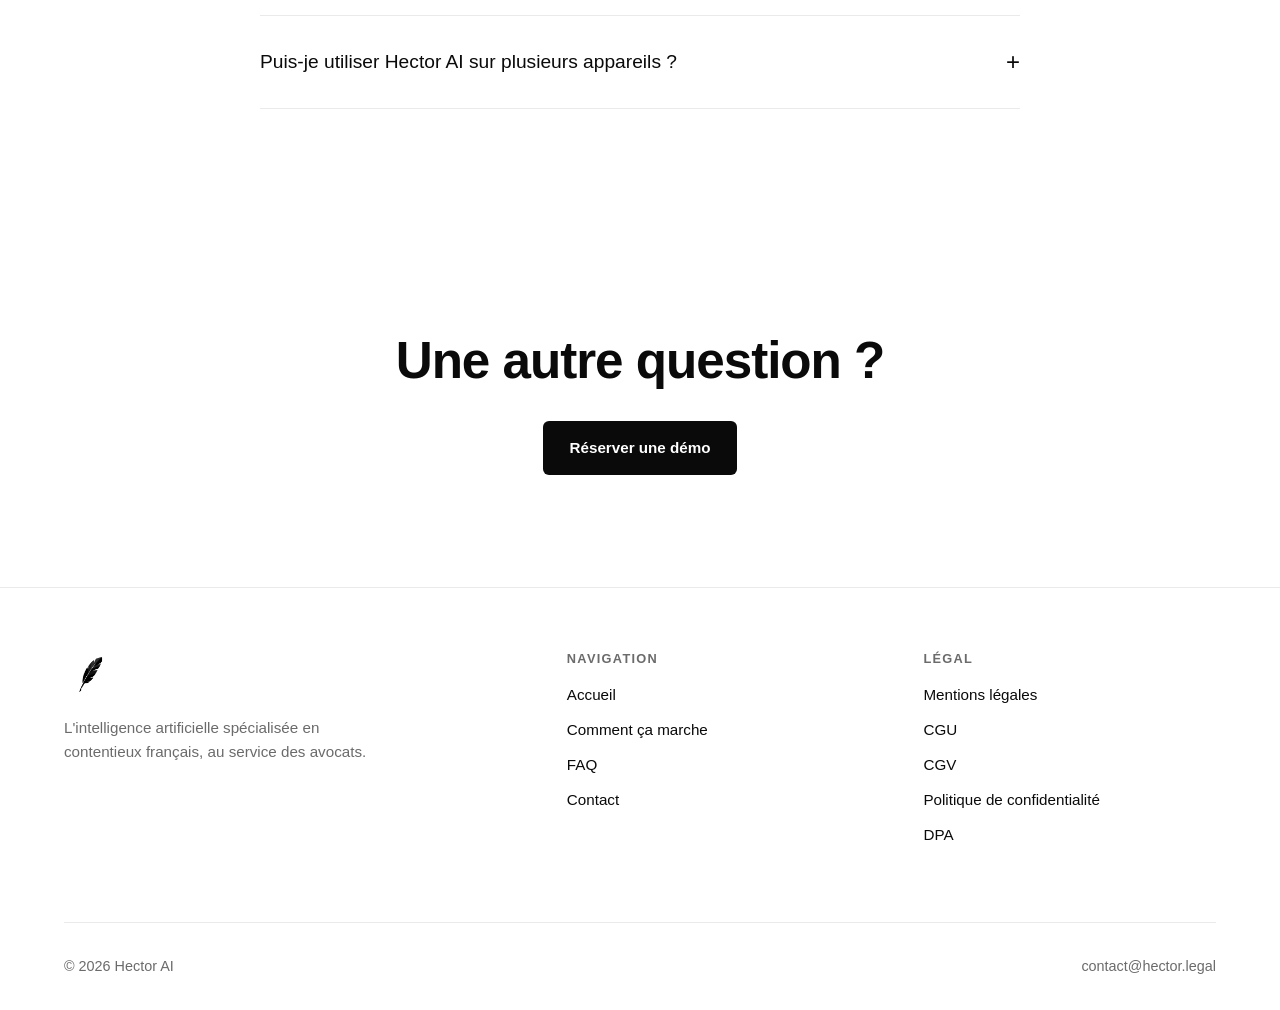
<file: faq.html>
<!DOCTYPE html>
<html lang="fr">
<head>
  <meta charset="UTF-8" />
  <meta name="viewport" content="width=device-width, initial-scale=1.0" />
  <title>FAQ — Hector AI</title>
  <meta name="description" content="Questions fréquentes sur Hector : sécurité des données, tarifs, hébergement, compatibilité." />

  <link rel="preconnect" href="https://api.fontshare.com" crossorigin />
  <link rel="stylesheet" href="https://api.fontshare.com/v2/css?f[]=cabinet-grotesk@400,700&f[]=satoshi@500&display=swap" />
  <link rel="stylesheet" href="css/styles.css?v=28" />
  <link rel="icon" href="assets/img/plume.png?v=3" type="image/png" />
</head>
<body class="titres-gras">

  <!-- HEADER -->
  <header class="site-header">
    <div class="container header-inner">
      <a class="header-logo" href="index.html" aria-label="Accueil Hector AI">
        <img src="assets/img/logo.png?v=6" alt="Hector AI" />
      </a>
      <nav class="main-nav" aria-label="Navigation principale">
        <ul class="nav-links">
          <li><a href="comment-ca-marche.html">Comment ça marche ?</a></li>
          <li><a href="faq.html">FAQ</a></li>
          <!-- Masqué jusqu'au lancement complet : <li><a href="equipe.html">Équipe</a></li> -->
          <li><a href="contact.html">Contact</a></li>
        </ul>
        <a class="btn btn-secondary" href="https://www.app.hector.legal/auth">Se connecter</a>
        <a class="btn btn-primary" href="https://calendly.com/benoit_raillard/demo?month=2026-06" target="_blank" rel="noopener">Réserver une démo</a>
      </nav>
      <button class="nav-toggle" aria-label="Ouvrir le menu" aria-expanded="false">
        <span></span><span></span><span></span>
      </button>
    </div>
  </header>

  <main class="page-main">

    <section class="page-hero">
      <div class="container">
        <h1>Questions fréquentes</h1>
        <p>Tout ce que vous devez savoir sur Hector. 
           <br />
          Vous ne trouvez pas votre réponse&nbsp;? <a class="text-link" href="contact.html">Contactez-nous</a>.</p>
      </div>
    </section>

    <section class="section">
      <div class="container">
        <!-- ============================================================
             ACCORDÉON FAQ
             👉 Remplace par tes vraies questions/réponses.
             Pour ajouter une question, copie un bloc .faq-item entier et
             modifie le texte de la question (button) et de la réponse
             (faq-answer-inner). Pas besoin de toucher au JavaScript.
             ============================================================ -->
        <div class="faq-list">

          <h2>Sur les modèles IA :</h2>

          <div class="faq-item">
            <button class="faq-question" aria-expanded="false">
              <span>Les modèles d'IA sont-ils vérifiés par des juristes&nbsp;?</span>
              <span class="faq-icon" aria-hidden="true">+</span>
            </button>
            <div class="faq-answer">
              <div class="faq-answer-inner">
                Oui, absolument. Tous nos modèles sont audités et supervisés par une équipe de juristes expérimentés.Nous effectuons des tests réguliers pour vérifierla pertinence et la fiabilité des réponses générées. Chaque mise à jour du système fait l'objet d'une validation juridique avant déploiement
              </div>
            </div>
          </div>

          <div class="faq-item">
            <button class="faq-question" aria-expanded="false">
              <span>Comment Hector AI garantit-il la qualité juridique des contenus générés&nbsp;?</span>
              <span class="faq-icon" aria-hidden="true">+</span>
            </button>
            <div class="faq-answer">
              <div class="faq-answer-inner">
                Hector AI utilise des modèles de langage spécialement paramétrés pour le domaine juridique français. Nos prompts et instructios systèmes sont conçus par des avocats et juristes pour garantir une terminologie précise. De plus, nous encourageons toujours une relecture humaine : Hector AI est un assistant, pas un remplaçant.
              </div>
            </div>
          </div>

          <div class="faq-item">
            <button class="faq-question" aria-expanded="false">
              <span>L'IA peut-elle faire des erreurs&nbsp;?</span>
              <span class="faq-icon" aria-hidden="true">+</span>
            </button>
            <div class="faq-answer">
              <div class="faq-answer-inner">
                Comme tout outil, l'IA peut produire des inexactitudes. C'est pourquoi nous affichons systématiquement les sources utilisés et encourageons la vérification. Hector AI est conçu pour faciliter votre travail, pas le remplacer. La validation finale reste toujours de la responsabilité du professionnel du droit. 
              </div>
            </div>
          </div>

          <div class="faq-item">
            <button class="faq-question" aria-expanded="false">
              <span>Quels modèles de langage utilisez-vous&nbsp;?</span>
              <span class="faq-icon" aria-hidden="true">+</span>
            </button>
            <div class="faq-answer">
              <div class="faq-answer-inner">
                Nous utilisons une combinaison de modèles de dernière génération, sélectionnés pour leur performance et leur fiabilité. Nos contrats avec les fournisseurs garantissent une politique de zéro rétention des données : vos informations ne sont jamais utilisés pour entrainer les modèles. 
              </div>
            </div>
          </div>

           <br /> <br />
          <h2>Sur la protection des données :</h2>

          <div class="faq-item">
            <button class="faq-question" aria-expanded="false">
              <span>Où sont stockées mes données&nbsp;?</span>
              <span class="faq-icon" aria-hidden="true">+</span>
            </button>
            <div class="faq-answer">
              <div class="faq-answer-inner">
                Toutes vos données sont hébergées exclusivement en France, chez OVH Cloud, dans leur datacenter de Gravelines. Aucun transfert de données n'est effectué en dehors de l'Union Européenne. Nos serveurs sont certifiés ISO 27001 et bénéficient de la qualification HDS (Hébergeur de Données de Santé). Le stockage est qualifié SecNumCloud. 
              </div>
            </div>
          </div>

          <div class="faq-item">
            <button class="faq-question" aria-expanded="false">
              <span>Mes données sont-elles utilisées pour entraîner l'IA&nbsp;?</span>
              <span class="faq-icon" aria-hidden="true">+</span>
            </button>
            <div class="faq-answer">
              <div class="faq-answer-inner">
                Non, jamais. Nous avons une politique stricte de non-utilisation des données clients pour l'entraînement des modèles. Vos dossiers, vos conversations et vos documents restent strictement confidentiels et ne servent qu'à fournir le service Hector AI. 
              </div>
            </div>
          </div>

         <div class="faq-item">
            <button class="faq-question" aria-expanded="false">
              <span>Comment est assurée la confidentialité avocat-client&nbsp;?</span>
              <span class="faq-icon" aria-hidden="true">+</span>
            </button>
            <div class="faq-answer">
              <div class="faq-answer-inner">
                Notre architecture technique a été conçue spécfiquement pour respecter le secret professionnel. Chaque cabinet dispose d'un environnement cloisonné. Les données sont chiffrés de bout en bout (AES-256), tant au repos qu'en transit. Aucun employé d'Hector AI n'a accès au contenu de vos dossiers. 
             </div>
            </div>
          </div>

         <div class="faq-item">
            <button class="faq-question" aria-expanded="false">
              <span>Êtes-vous conforme au RGPD&nbsp;?</span>
              <span class="faq-icon" aria-hidden="true">+</span>
            </button>
            <div class="faq-answer">
              <div class="faq-answer-inner">
                Oui, Hector AI est entièrement conforme au Règlement Général sur la Protection des Données (RGPD). Nous proposons un DPA (Data Processing Agreement) pour formaliser notre engagement. Vous pouvez exercer vos droits d'accès, de rectification et de suppression à tout moment. 
              </div>
            </div>
          </div>

          <div class="faq-item">
            <button class="faq-question" aria-expanded="false">
              <span>Que se passe-t-il si je résilie mon abonnement&nbsp;?</span>
              <span class="faq-icon" aria-hidden="true">+</span>
            </button>
            <div class="faq-answer">
              <div class="faq-answer-inner">
                En cas de résiliation, vous pouvez exporter l'intégralité de vos données. Après un délai de 30 jours, toutes vos informations sont définitivement supprimés de nos serveurs. Nous vous fournissons une attestation de suppression sur demande. 
              </div>
            </div>
          </div>

           <br /> <br />
          <h2>Sur l'utilisation : </h2>

          <div class="faq-item">
            <button class="faq-question" aria-expanded="false">
              <span>Hector AI peut-il remplacer un avocat&nbsp;?</span>
              <span class="faq-icon" aria-hidden="true">+</span>
            </button>
            <div class="faq-answer">
              <div class="faq-answer-inner">
                Non, et ce n'est pas notre objectif. Hector AI est un assistant intelligent conçu pour augmenter la productivité des professionnels du droit, pas pour les remplacer. L'analyse juridique, le consiel stratégique et la relation client restent l'apanage exclusif de l'avocat.  
              </div>
            </div>
          </div>

          <div class="faq-item">
            <button class="faq-question" aria-expanded="false">
              <span>Comment fonctionne l'extension Word&nbsp;?</span>
              <span class="faq-icon" aria-hidden="true">+</span>
            </button>
            <div class="faq-answer">
              <div class="faq-answer-inner">
                L'extension Hector AI s'intègre directement dans Microsoft Word. Elle vous permet de générer des plans, rédiger des actes et reformuler vos textes sans quitter votre document. Toutes les modifications apparaissent en mode Suivi des modifications pour une transparence totale. 
              </div>
            </div>
          </div>

          <div class="faq-item">
            <button class="faq-question" aria-expanded="false">
              <span>Puis-je utiliser Hector AI sur plusieurs appareils&nbsp;?</span>
              <span class="faq-icon" aria-hidden="true">+</span>
            </button>
            <div class="faq-answer">
              <div class="faq-answer-inner">
                oui, votre licence Hector AI est nominative et vous permet de vous connecter depuis n'importe quel appareil (ordinateur, tablette). Vos dossiers et conversations sont synchronisés automatiquement et accessibles partout. 
              </div>
            </div>
          </div>
          
        </div>
      </div>
    </section>

    <section class="section cta">
      <div class="container" data-reveal>
        <h2>Une autre question&nbsp;?</h2>
        <a class="btn btn-primary" href="https://calendly.com/benoit_raillard/demo?month=2026-06" target="_blank" rel="noopener">Réserver une démo</a>
      </div>
    </section>

  </main>

  <!-- FOOTER -->
  <footer class="site-footer">
    <div class="container">
      <div class="footer-top">
        <div class="footer-brand">
          <a class="footer-logo" href="index.html" aria-label="Accueil Hector AI">
            <img src="assets/img/plume.png?v=3" alt="Hector" />
          </a>
          <p>L'intelligence artificielle spécialisée en contentieux français, au service des avocats.</p>
        </div>
        <div class="footer-col">
          <h4>Navigation</h4>
          <ul>
            <li><a href="index.html">Accueil</a></li>
            <li><a href="comment-ca-marche.html">Comment ça marche</a></li>
            <li><a href="faq.html">FAQ</a></li>
            <!-- Masqué jusqu'au lancement complet : <li><a href="equipe.html">Équipe</a></li> -->
            <li><a href="contact.html">Contact</a></li>
          </ul>
        </div>
        <div class="footer-col">
          <h4>Légal</h4>
          <ul>
            <li><a href="mentions-legales.html">Mentions légales</a></li>
            <li><a href="cgu.html">CGU</a></li>
            <li><a href="cgv.html">CGV</a></li>
            <li><a href="politique-confidentialite.html">Politique de confidentialité</a></li>
            <li><a href="dpa.html">DPA</a></li>
          </ul>
        </div>
      </div>
      <div class="footer-bottom">
        <span>© 2026 Hector AI</span>
        <a href="mailto:contact@hector.legal">contact@hector.legal</a>
      </div>
    </div>
  </footer>

  <script src="js/main.js"></script>
</body>
</html>
</file>
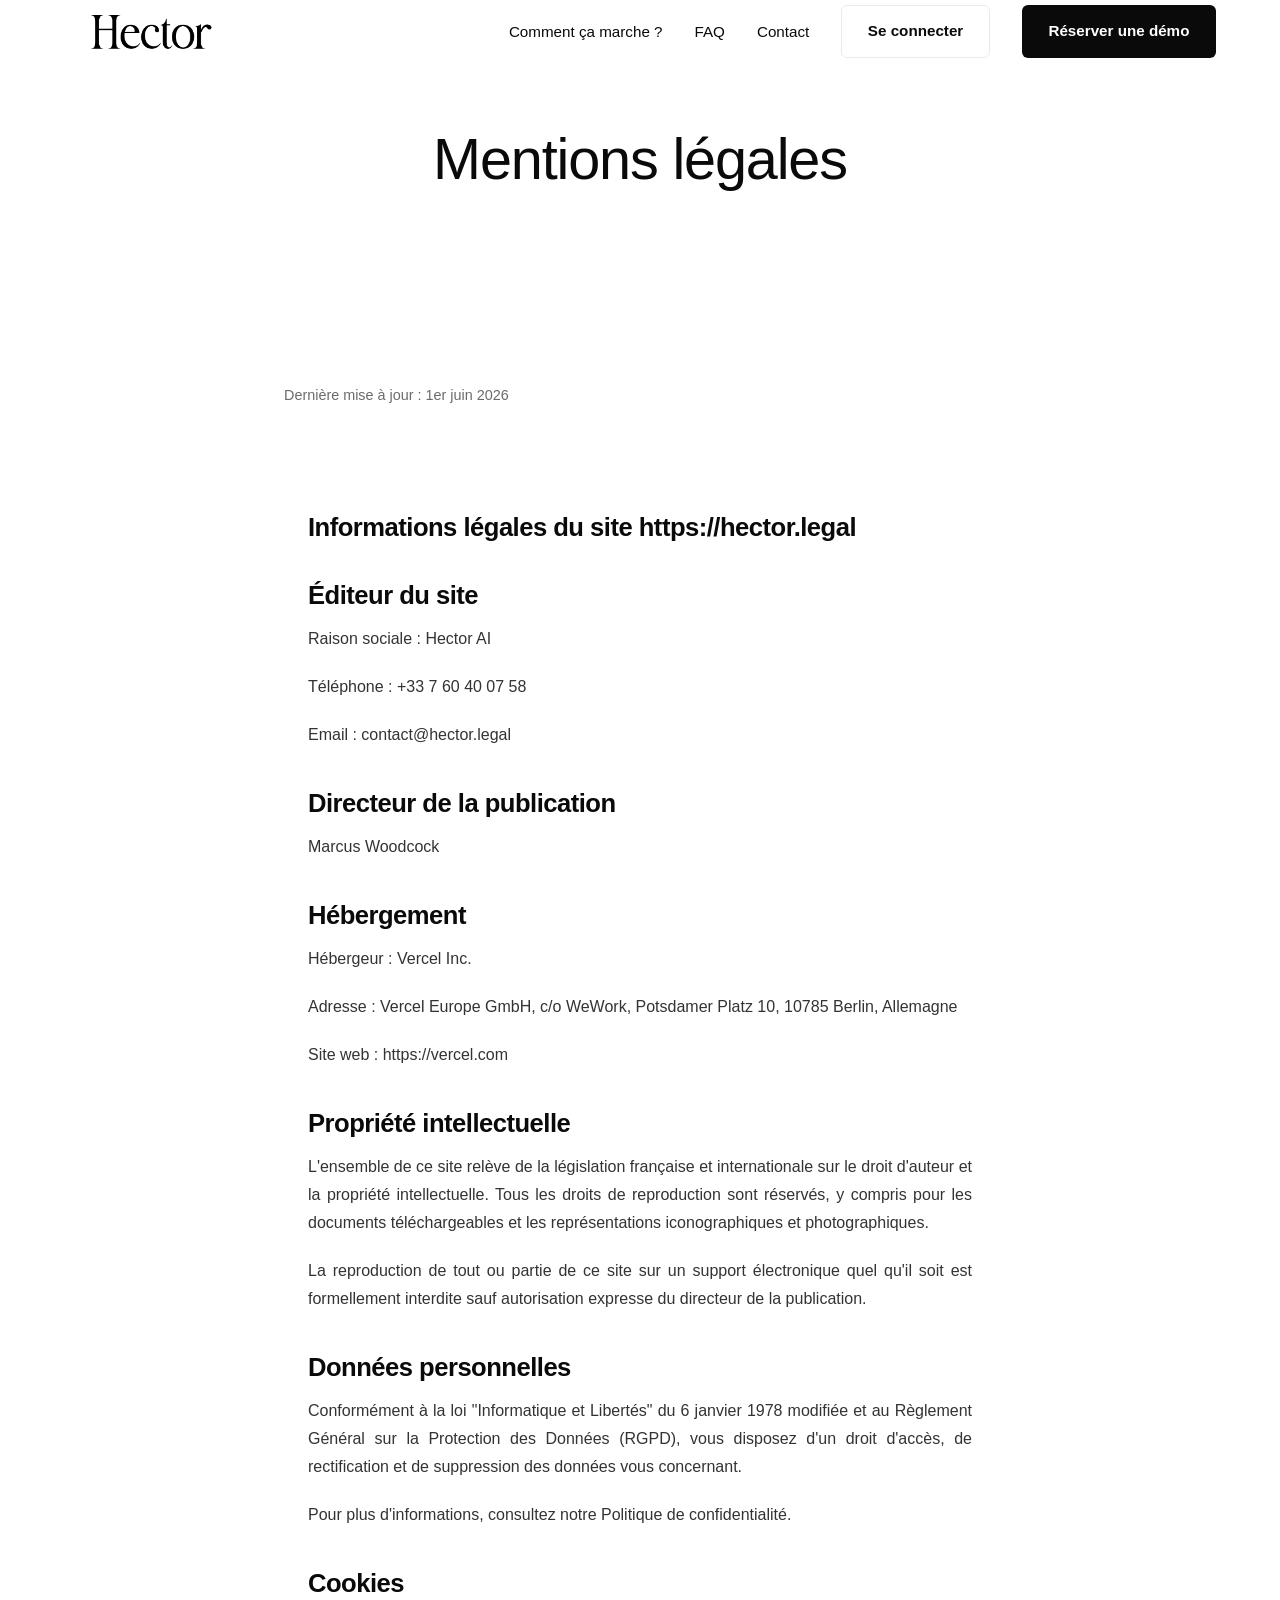
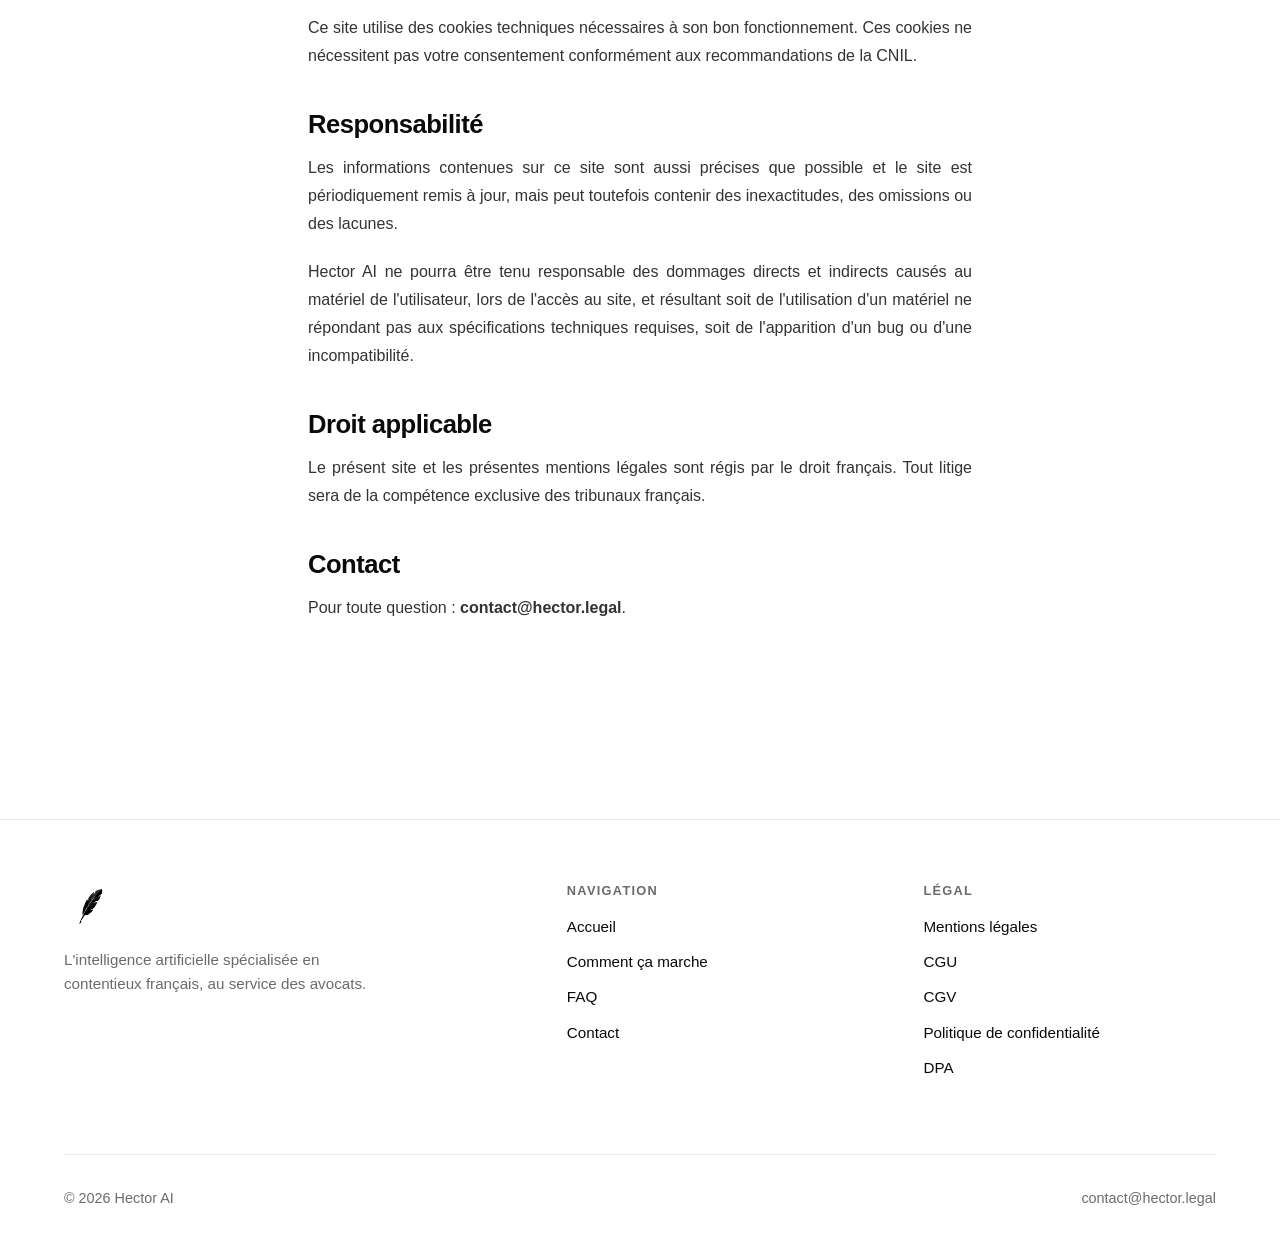
<file: mentions-legales.html>
<!DOCTYPE html>
<html lang="fr">
<head>
  <meta charset="UTF-8" />
  <meta name="viewport" content="width=device-width, initial-scale=1.0" />
  <title>Mentions légales — Hector AI</title>
  <meta name="description" content="Mentions légales d'Hector AI." />

  <link rel="preconnect" href="https://api.fontshare.com" crossorigin />
  <link rel="stylesheet" href="https://api.fontshare.com/v2/css?f[]=cabinet-grotesk@400,700&f[]=satoshi@500&display=swap" />
  <link rel="stylesheet" href="css/styles.css?v=28" />
  <link rel="icon" href="assets/img/plume.png?v=3" type="image/png" />
</head>
<body class="titres-gras">

  <!-- HEADER -->
  <header class="site-header">
    <div class="container header-inner">
      <a class="header-logo" href="index.html" aria-label="Accueil Hector AI">
        <img src="assets/img/logo.png?v=6" alt="Hector AI" />
      </a>
      <nav class="main-nav" aria-label="Navigation principale">
        <ul class="nav-links">
          <li><a href="comment-ca-marche.html">Comment ça marche ?</a></li>
          <li><a href="faq.html">FAQ</a></li>
          <!-- Masqué jusqu'au lancement complet : <li><a href="equipe.html">Équipe</a></li> -->
          <li><a href="contact.html">Contact</a></li>
        </ul>
        <a class="btn btn-secondary" href="https://www.app.hector.legal/auth">Se connecter</a>
        <a class="btn btn-primary" href="https://calendly.com/benoit_raillard/demo?month=2026-06" target="_blank" rel="noopener">Réserver une démo</a>
      </nav>
      <button class="nav-toggle" aria-label="Ouvrir le menu" aria-expanded="false">
        <span></span><span></span><span></span>
      </button>
    </div>
  </header>

  <main class="page-main">

    <section class="page-hero">
      <div class="container">
        <h1>Mentions légales</h1>
      </div>
    </section>

    <section class="section">
      <div class="container">
        <article class="legal-content">
          <p class="last-update">Dernière mise à jour&nbsp;: 1er juin 2026</p>
         <div class="legal-content">
          <h2>Informations légales du site https://hector.legal</h2>

          <h2>Éditeur du site</h2>
          <p>
            Raison sociale : Hector AI</p>
<p>Téléphone : +33 7 60 40 07 58</p>
<p>Email : contact@hector.legal</p>
       

          <h2>Directeur de la publication</h2>
          <p>Marcus Woodcock</p>

          <h2>Hébergement</h2>
          <p>
            Hébergeur : Vercel Inc. </p>
<p>Adresse : Vercel Europe GmbH, c/o WeWork, Potsdamer Platz 10, 10785 Berlin, Allemagne </p>
<p>Site web : https://vercel.com
          </p>


          <h2>Propriété intellectuelle</h2>
          <p>L'ensemble de ce site relève de la législation française et internationale sur le droit d'auteur et la propriété intellectuelle. Tous les droits de reproduction sont réservés, y compris pour les documents téléchargeables et les représentations iconographiques et photographiques. </p>

 <p>La reproduction de tout ou partie de ce site sur un support électronique quel qu'il soit est formellement interdite sauf autorisation expresse du directeur de la publication.</p>

          <h2>Données personnelles</h2>
          <p>Conformément à la loi "Informatique et Libertés" du 6 janvier 1978 modifiée et au Règlement Général sur la Protection des Données (RGPD), vous disposez d'un droit d'accès, de rectification et de suppression des données vous concernant.</p>
 <p>Pour plus d'informations, consultez notre Politique de confidentialité.</p>

          <h2>Cookies</h2>
          <p>Ce site utilise des cookies techniques nécessaires à son bon fonctionnement. Ces cookies ne nécessitent pas votre consentement conformément aux recommandations de la CNIL.</p>

          <h2>Responsabilité</h2>
          <p>Les informations contenues sur ce site sont aussi précises que possible et le site est périodiquement remis à jour, mais peut toutefois contenir des inexactitudes, des omissions ou des lacunes.</p>
          <p>Hector AI ne pourra être tenu responsable des dommages directs et indirects causés au matériel de l'utilisateur, lors de l'accès au site, et résultant soit de l'utilisation d'un matériel ne répondant pas aux spécifications techniques requises, soit de l'apparition d'un bug ou d'une incompatibilité.</p>
          
          <h2>Droit applicable</h2>
          <p>Le présent site et les présentes mentions légales sont régis par le droit français. Tout litige sera de la compétence exclusive des tribunaux français.</p>
          
          <h2>Contact</h2>
          <p>Pour toute question&nbsp;: <a class="text-link" href="mailto:contact@hector.legal">contact@hector.legal</a>.</p>

        </article>
      </div>
    </section>

  </main>

  <!-- FOOTER -->
  <footer class="site-footer">
    <div class="container">
      <div class="footer-top">
        <div class="footer-brand">
          <a class="footer-logo" href="index.html" aria-label="Accueil Hector AI">
            <img src="assets/img/plume.png?v=3" alt="Hector" />
          </a>
          <p>L'intelligence artificielle spécialisée en contentieux français, au service des avocats.</p>
        </div>
        <div class="footer-col">
          <h4>Navigation</h4>
          <ul>
            <li><a href="index.html">Accueil</a></li>
            <li><a href="comment-ca-marche.html">Comment ça marche</a></li>
            <li><a href="faq.html">FAQ</a></li>
            <!-- Masqué jusqu'au lancement complet : <li><a href="equipe.html">Équipe</a></li> -->
            <li><a href="contact.html">Contact</a></li>
          </ul>
        </div>
        <div class="footer-col">
          <h4>Légal</h4>
          <ul>
            <li><a href="mentions-legales.html">Mentions légales</a></li>
            <li><a href="cgu.html">CGU</a></li>
            <li><a href="cgv.html">CGV</a></li>
            <li><a href="politique-confidentialite.html">Politique de confidentialité</a></li>
            <li><a href="dpa.html">DPA</a></li>
          </ul>
        </div>
      </div>
      <div class="footer-bottom">
        <span>© 2026 Hector AI</span>
        <a href="mailto:contact@hector.legal">contact@hector.legal</a>
      </div>
    </div>
  </footer>

  <script src="js/main.js"></script>
</body>
</html>
</file>
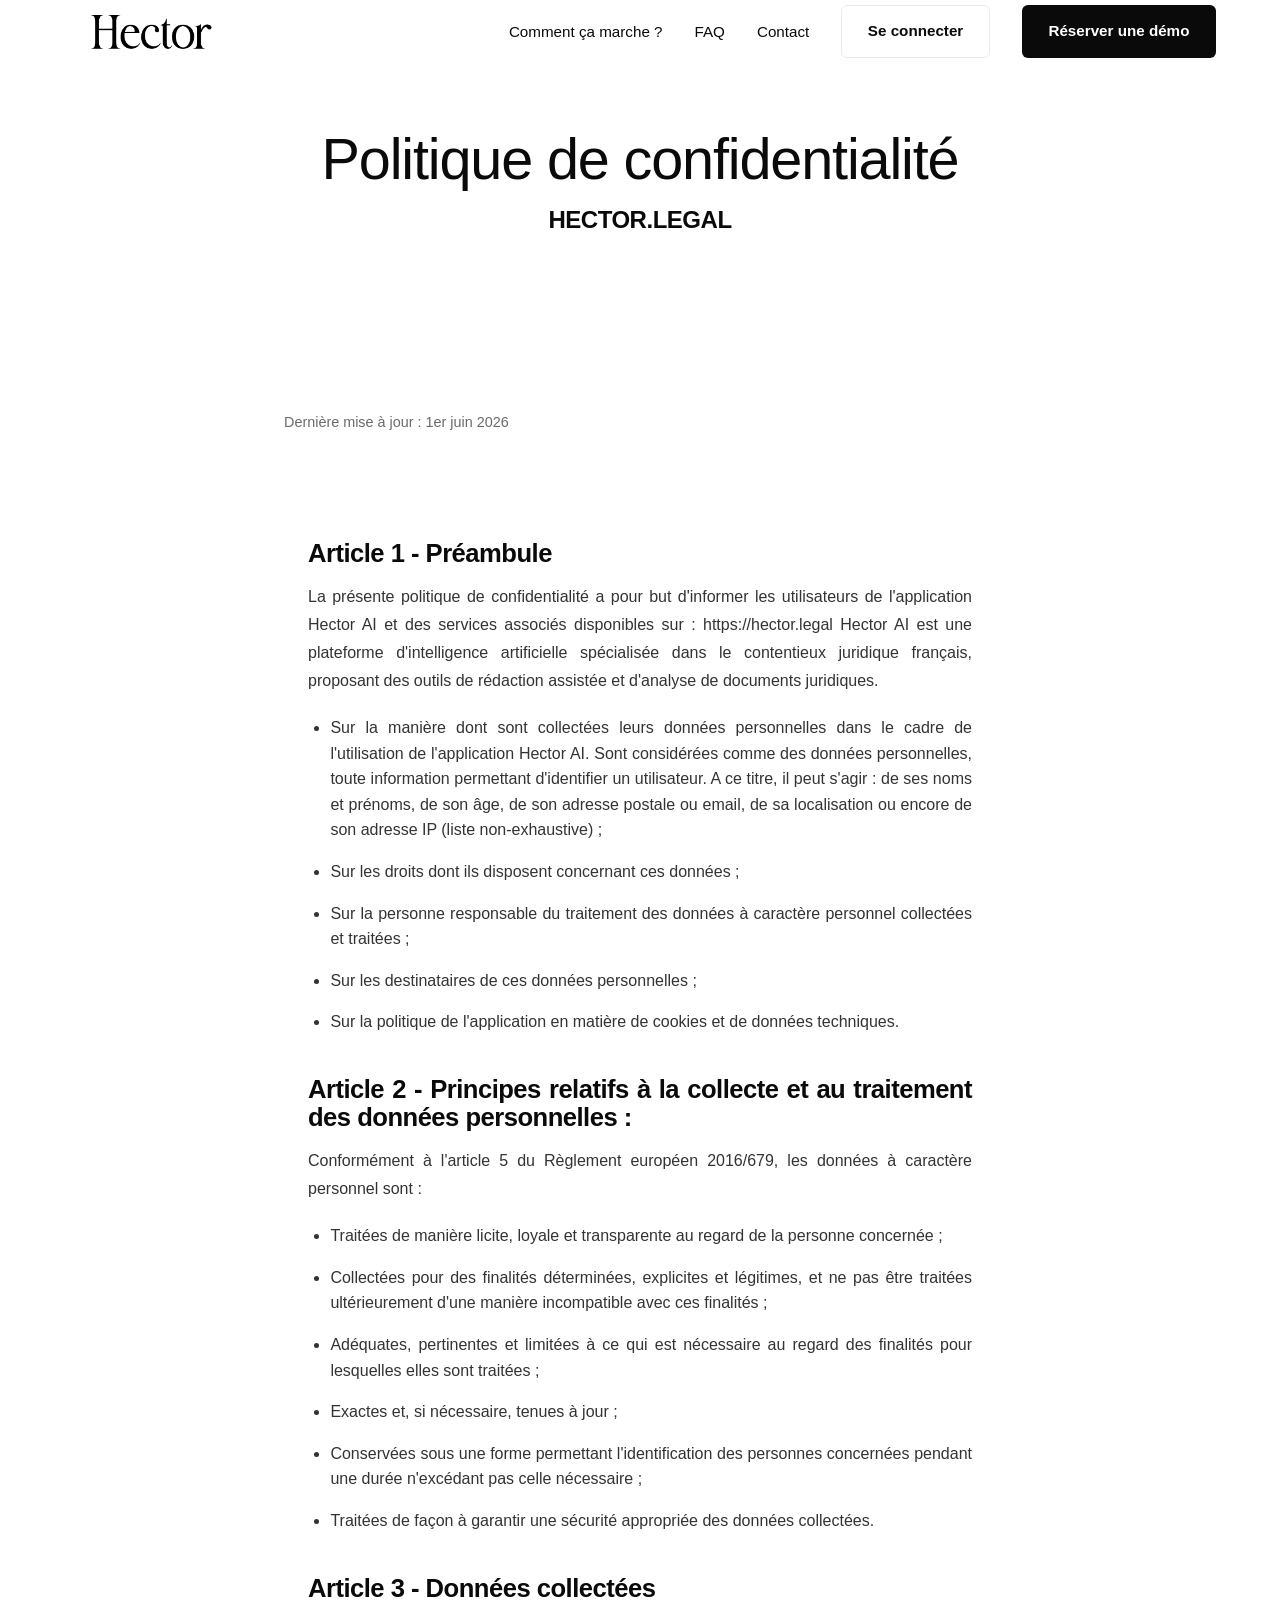
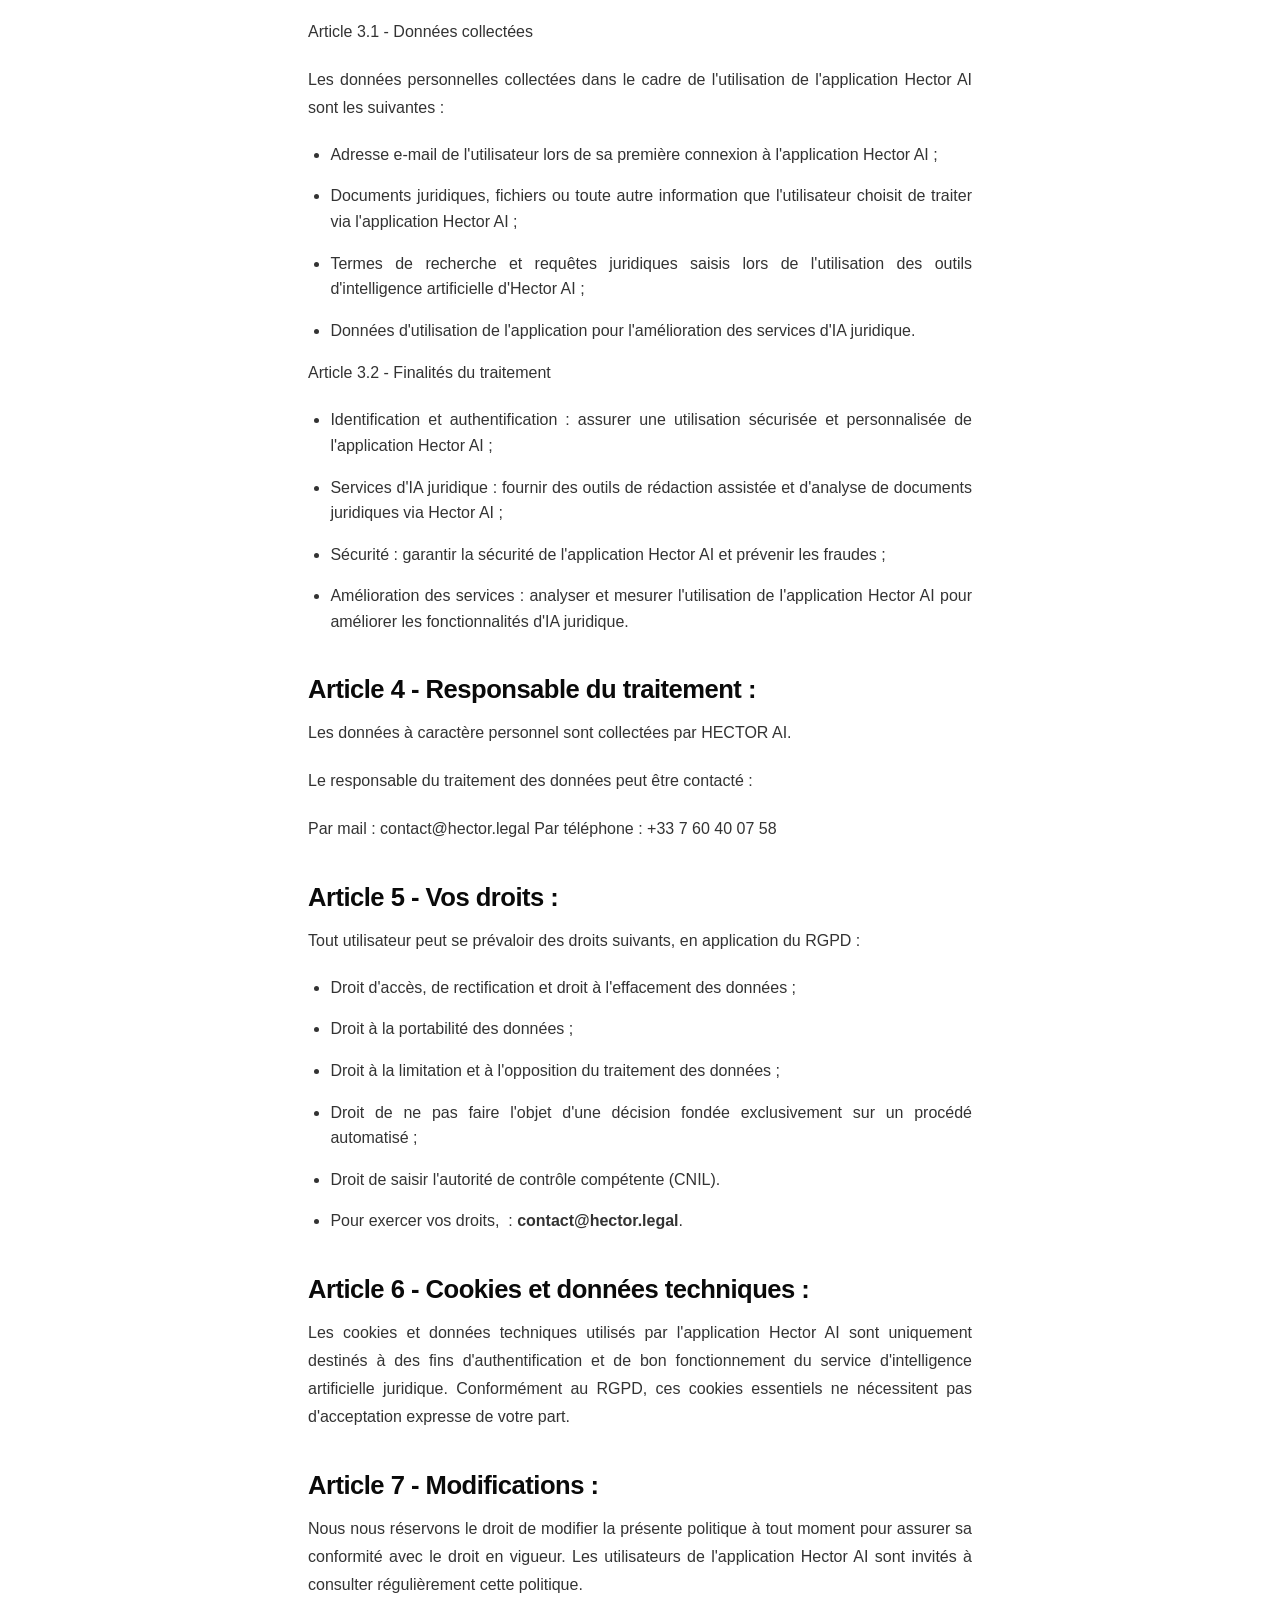
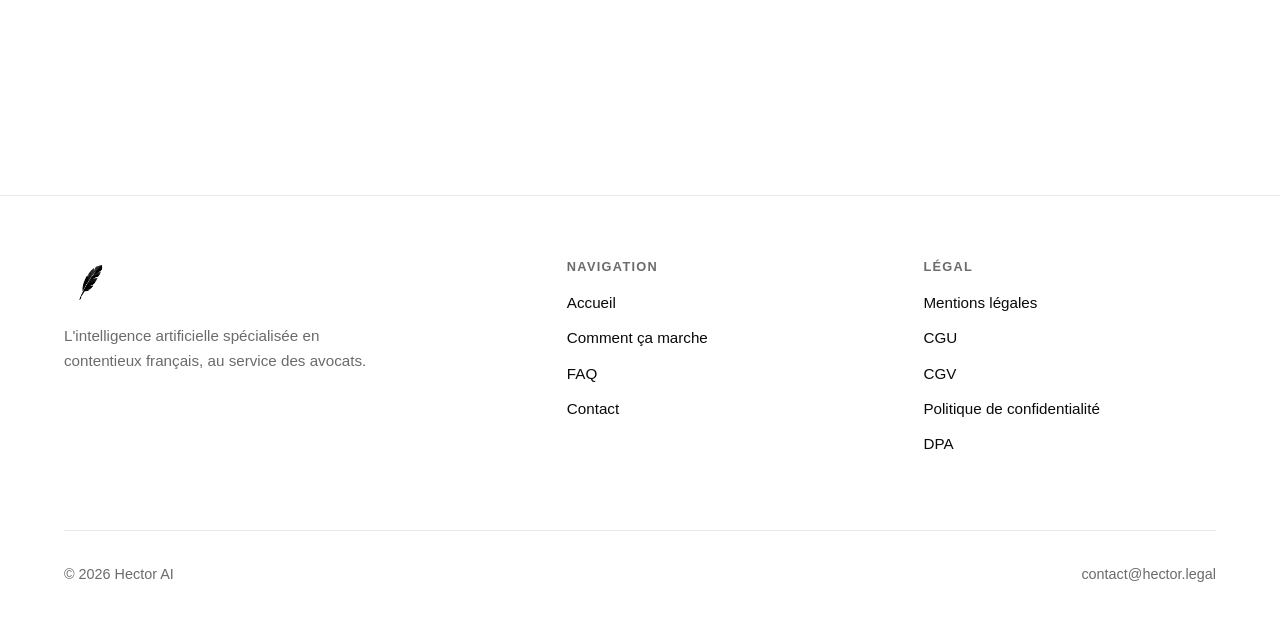
<file: politique-confidentialite.html>
<!DOCTYPE html>
<html lang="fr">
<head>
  <meta charset="UTF-8" />
  <meta name="viewport" content="width=device-width, initial-scale=1.0" />
  <title>Politique de confidentialité — Hector AI</title>
  <meta name="description" content="Politique de confidentialité et protection des données personnelles d'Hector AI." />

  <link rel="preconnect" href="https://api.fontshare.com" crossorigin />
  <link rel="stylesheet" href="https://api.fontshare.com/v2/css?f[]=cabinet-grotesk@400,700&f[]=satoshi@500&display=swap" />
  <link rel="stylesheet" href="css/styles.css?v=28" />
  <link rel="icon" href="assets/img/plume.png?v=3" type="image/png" />
</head>
<body class="titres-gras">

  <!-- HEADER -->
  <header class="site-header">
    <div class="container header-inner">
      <a class="header-logo" href="index.html" aria-label="Accueil Hector AI">
        <img src="assets/img/logo.png?v=6" alt="Hector AI" />
      </a>
      <nav class="main-nav" aria-label="Navigation principale">
        <ul class="nav-links">
          <li><a href="comment-ca-marche.html">Comment ça marche ?</a></li>
          <li><a href="faq.html">FAQ</a></li>
          <!-- Masqué jusqu'au lancement complet : <li><a href="equipe.html">Équipe</a></li> -->
          <li><a href="contact.html">Contact</a></li>
        </ul>
        <a class="btn btn-secondary" href="https://www.app.hector.legal/auth">Se connecter</a>
        <a class="btn btn-primary" href="https://calendly.com/benoit_raillard/demo?month=2026-06" target="_blank" rel="noopener">Réserver une démo</a>
      </nav>
      <button class="nav-toggle" aria-label="Ouvrir le menu" aria-expanded="false">
        <span></span><span></span><span></span>
      </button>
    </div>
  </header>

  <main class="page-main">

    <section class="page-hero">
      <div class="container">
        <h1>Politique de confidentialité</h1>
        <h2> HECTOR.LEGAL</h2>
      </div>
    </section>

    <section class="section">
      <div class="container">
        <article class="legal-content">
          <p class="last-update">Dernière mise à jour&nbsp;: 1er juin 2026</p>


            <div class="legal-content">

              <h2>Article 1 - Préambule</h2>
<p>
La présente politique de confidentialité a pour but d'informer les utilisateurs de l'application Hector AI et des services associés disponibles sur : https://hector.legal
  
Hector AI est une plateforme d'intelligence artificielle spécialisée dans le contentieux juridique français, proposant des outils de rédaction assistée et d'analyse de documents juridiques.

<ul><li> Sur la manière dont sont collectées leurs données personnelles dans le cadre de l'utilisation de l'application Hector AI. Sont considérées comme des données personnelles, toute information permettant d'identifier un utilisateur. A ce titre, il peut s'agir : de ses noms et prénoms, de son âge, de son adresse postale ou email, de sa localisation ou encore de son adresse IP (liste non-exhaustive) ;
</li><li> Sur les droits dont ils disposent concernant ces données ;
</li><li> Sur la personne responsable du traitement des données à caractère personnel collectées et traitées ;
</li><li> Sur les destinataires de ces données personnelles ;
</li><li> Sur la politique de l'application en matière de cookies et de données techniques.</li></ul> 

              
<h2>Article 2 - Principes relatifs à la collecte et au traitement des données personnelles : </h2>
<p>
Conformément à l'article 5 du Règlement européen 2016/679, les données à caractère personnel sont :</p>

<ul><li>Traitées de manière licite, loyale et transparente au regard de la personne concernée ;
</li><li>Collectées pour des finalités déterminées, explicites et légitimes, et ne pas être traitées ultérieurement d'une manière incompatible avec ces finalités ;
</li><li>Adéquates, pertinentes et limitées à ce qui est nécessaire au regard des finalités pour lesquelles elles sont traitées ;
</li><li>Exactes et, si nécessaire, tenues à jour ;
</li><li>Conservées sous une forme permettant l'identification des personnes concernées pendant une durée n'excédant pas celle nécessaire ;
</li><li>Traitées de façon à garantir une sécurité appropriée des données collectées.</li></ul> 
              
<h2>Article 3 - Données collectées </h2>

<p>Article 3.1 - Données collectées</p>

<p>Les données personnelles collectées dans le cadre de l'utilisation de l'application Hector AI sont les suivantes :</p>

<ul><li>Adresse e-mail de l'utilisateur lors de sa première connexion à l'application Hector AI ;
</li><li>Documents juridiques, fichiers ou toute autre information que l'utilisateur choisit de traiter via l'application Hector AI ;
</li><li>Termes de recherche et requêtes juridiques saisis lors de l'utilisation des outils d'intelligence artificielle d'Hector AI ;
</li><li>Données d'utilisation de l'application pour l'amélioration des services d'IA juridique.</li></ul> 

  <p>Article 3.2 - Finalités du traitement</p>

<ul><li>Identification et authentification : assurer une utilisation sécurisée et personnalisée de l'application Hector AI ;
</li><li>Services d'IA juridique : fournir des outils de rédaction assistée et d'analyse de documents juridiques via Hector AI ;
</li><li>Sécurité : garantir la sécurité de l'application Hector AI et prévenir les fraudes ;
</li><li>Amélioration des services : analyser et mesurer l'utilisation de l'application Hector AI pour améliorer les fonctionnalités d'IA juridique.</li></ul> 

              <h2>Article 4 - Responsable du traitement : </h2>

<p>Les données à caractère personnel sont collectées par HECTOR AI.</p>

<p>Le responsable du traitement des données peut être contacté :</p>
<p>
Par mail : contact@hector.legal
Par téléphone : +33 7 60 40 07 58
  </p>

              <h2>Article 5 - Vos droits :</h2>

<p>Tout utilisateur peut se prévaloir des droits suivants, en application du RGPD :</p>

<ul><li>Droit d'accès, de rectification et droit à l'effacement des données ;
</li><li>Droit à la portabilité des données ;
</li><li>Droit à la limitation et à l'opposition du traitement des données ;
</li><li>Droit de ne pas faire l'objet d'une décision fondée exclusivement sur un procédé automatisé ;
</li><li>Droit de saisir l'autorité de contrôle compétente (CNIL).
</li><li>Pour exercer vos droits, &nbsp;:
            <a class="text-link" href="mailto:contact@hector.legal">contact@hector.legal</a>.
          </li></ul> 
              
<h2>Article 6 - Cookies et données techniques :</h2>

<p>Les cookies et données techniques utilisés par l'application Hector AI sont uniquement destinés à des fins d'authentification et de bon fonctionnement du service d'intelligence artificielle juridique. Conformément au RGPD, ces cookies essentiels ne nécessitent pas d'acceptation expresse de votre part.</p>

              <h2>Article 7 - Modifications : </h2>

<p>Nous nous réservons le droit de modifier la présente politique à tout moment pour assurer sa conformité avec le droit en vigueur. Les utilisateurs de l'application Hector AI sont invités à consulter régulièrement cette politique.</p>
          
          

        </article>
      </div>
    </section>

  </main>

  <!-- FOOTER -->
  <footer class="site-footer">
    <div class="container">
      <div class="footer-top">
        <div class="footer-brand">
          <a class="footer-logo" href="index.html" aria-label="Accueil Hector AI">
            <img src="assets/img/plume.png?v=3" alt="Hector" />
          </a>
          <p>L'intelligence artificielle spécialisée en contentieux français, au service des avocats.</p>
        </div>
        <div class="footer-col">
          <h4>Navigation</h4>
          <ul>
            <li><a href="index.html">Accueil</a></li>
            <li><a href="comment-ca-marche.html">Comment ça marche</a></li>
            <li><a href="faq.html">FAQ</a></li>
            <!-- Masqué jusqu'au lancement complet : <li><a href="equipe.html">Équipe</a></li> -->
            <li><a href="contact.html">Contact</a></li>
          </ul>
        </div>
        <div class="footer-col">
          <h4>Légal</h4>
          <ul>
            <li><a href="mentions-legales.html">Mentions légales</a></li>
            <li><a href="cgu.html">CGU</a></li>
            <li><a href="cgv.html">CGV</a></li>
            <li><a href="politique-confidentialite.html">Politique de confidentialité</a></li>
            <li><a href="dpa.html">DPA</a></li>
          </ul>
        </div>
      </div>
      <div class="footer-bottom">
        <span>© 2026 Hector AI</span>
        <a href="mailto:contact@hector.legal">contact@hector.legal</a>
      </div>
    </div>
  </footer>

  <script src="js/main.js"></script>
</body>
</html>
</file>
<file: css/styles.css>
/* ==========================================================================
   HECTOR AI — Feuille de styles unique
   --------------------------------------------------------------------------
   Organisation du fichier :
     1.  Variables globales (:root) — couleurs, polices, espacements
     2.  Réinitialisation & styles de base
     3.  Utilitaires (conteneur, boutons, titres de section…)
     4.  Header (en-tête fixe + menu mobile)
     5.  Footer (pied de page)
     6.  Hero (bannière plein écran de l'accueil)
     7.  Bandeau de garanties
     8.  Sections de contenu (intro, chiffres, fonctionnalités…)
     9.  Section sécurité & confidentialité
     10. Appel à l'action (CTA)
     11. Pages intérieures (gabarits communs)
     12. Composants : onglets, accordéon FAQ, équipe, contact, vidéos
     13. Animations d'apparition au scroll
     14. Media queries (responsive) regroupées en fin de fichier
   ========================================================================== */


/* ==========================================================================
   1. VARIABLES GLOBALES
   On centralise ici TOUTES les valeurs réutilisées (couleurs, polices,
   espacements). Pour changer l'identité visuelle du site, il suffit de
   modifier ces variables : tout le reste se met à jour automatiquement.
   ========================================================================== */
:root {
  /* --- Couleurs (palette monochrome noir & blanc) --- */
  --color-bg: #ffffff;            /* Fond principal : blanc */
  --color-text: #0a0a0a;          /* Texte principal : noir profond */
  --color-text-muted: #6b6b6b;    /* Texte secondaire / discret : gris */
  --color-border: #eaeaea;        /* Bordures très légères */
  --color-bg-soft: #f7f7f7;       /* Fond légèrement teinté (placeholders, cartes) */
  --color-inverse-bg: #0a0a0a;    /* Fond sombre (sections inversées) */
  --color-inverse-text: #ffffff;  /* Texte sur fond sombre */

  /* --- Polices ---
     "Cabinet Grotesk" pour les titres, "Satoshi" pour le corps de texte.
     Les deux sont chargées via Fontshare (voir le <link> dans le <head>). */
  --font-title: "Cabinet Grotesk", -apple-system, BlinkMacSystemFont, sans-serif;
  --font-body: "Satoshi", -apple-system, BlinkMacSystemFont, "Segoe UI", sans-serif;

  /* --- Graisses de police --- */
  --weight-body: 500;   /* Satoshi Medium */
  --weight-title: 400;  /* Cabinet Regular */

  /* --- Échelle d'espacements (multiples cohérents) --- */
  --space-xs: 0.5rem;   /*  8px */
  --space-sm: 1rem;     /* 16px */
  --space-md: 2rem;     /* 32px */
  --space-lg: 4rem;     /* 64px */
  --space-xl: 7rem;     /* 112px — respiration des grandes sections */

  /* --- Largeur maximale du contenu & gouttières --- */
  --container-width: 1200px;
  --container-pad: 1.5rem;  /* marge intérieure latérale sur mobile */

  /* --- Rayons d'arrondi --- */
  --radius-sm: 6px;
  --radius-md: 12px;

  /* --- Hauteur du header (sert à compenser le décalage des ancres) --- */
  --header-height: 64px;

  /* --- Transitions douces réutilisées partout --- */
  --transition-fast: 0.2s ease;
  --transition-smooth: 0.4s cubic-bezier(0.16, 1, 0.3, 1);
}


/* ==========================================================================
   2. RÉINITIALISATION & STYLES DE BASE
   ========================================================================== */

/* Modèle de boîte cohérent + suppression des marges par défaut */
*,
*::before,
*::after {
  box-sizing: border-box;
  margin: 0;
  padding: 0;
}

html {
  /* Défilement fluide pour les ancres internes (#section) */
  scroll-behavior: smooth;
  /* Décale les ancres pour qu'elles n'apparaissent pas sous le header fixe */
  scroll-padding-top: var(--header-height);
  -webkit-text-size-adjust: 100%;
}

body {
  font-family: var(--font-body);
  font-weight: var(--weight-body);
  color: var(--color-text);
  background-color: var(--color-bg);
  line-height: 1.6;
  font-size: 1rem;
  -webkit-font-smoothing: antialiased;
  -moz-osx-font-smoothing: grayscale;
}

/* Titres : police Clash Display, interlignes resserrés */
h1, h2, h3, h4 {
  font-family: var(--font-title);
  font-weight: var(--weight-title);
  line-height: 1.1;
  letter-spacing: -0.02em;
}

/* Titres <h2> en gras sur les pages juridiques + FAQ
   (la graisse 700 de Cabinet Grotesk est chargée dans le <head> de ces pages) */
.titres-gras h2 {
  font-weight: 700;
}

a {
  color: inherit;
  text-decoration: none;
  transition: color var(--transition-fast), opacity var(--transition-fast);
}

img,
video,
svg {
  max-width: 100%;
  display: block;
}

ul {
  list-style: none;
}

/* Accessibilité : style de focus visible et cohérent au clavier */
a:focus-visible,
button:focus-visible {
  outline: 2px solid var(--color-text);
  outline-offset: 3px;
  border-radius: 2px;
}


/* ==========================================================================
   3. UTILITAIRES
   ========================================================================== */

/* Conteneur centré à largeur maximale */
.container {
  width: 100%;
  max-width: var(--container-width);
  margin-inline: auto;
  padding-inline: var(--container-pad);
}

/* Espacement vertical standard d'une section */
.section {
  padding-block: var(--space-xl);
}

/* Surtitre discret (eyebrow) au-dessus des titres de section */
.eyebrow {
  display: inline-block;
  font-family: var(--font-body);
  font-size: 0.8rem;
  font-weight: 600;
  letter-spacing: 0.15em;
  text-transform: uppercase;
  color: var(--color-text-muted);
  margin-bottom: var(--space-sm);
}

/* En-tête de section centré (titre + sous-titre) */
.section-head {
  max-width: 720px;
  margin: 0 auto var(--space-lg);
  text-align: center;
}

.section-head h2 {
  font-size: clamp(2rem, 4vw, 3rem);
  margin-bottom: var(--space-sm);
}

.section-head p {
  color: var(--color-text-muted);
  font-size: 1.125rem;
}

/* --- Boutons --- */
.btn {
  display: inline-block;
  font-family: var(--font-body);
  font-weight: 600;
  font-size: 0.95rem;
  padding: 0.85rem 1.6rem;
  border-radius: var(--radius-sm);
  border: 1px solid transparent;
  cursor: pointer;
  transition: transform var(--transition-fast), background-color var(--transition-fast),
              color var(--transition-fast), opacity var(--transition-fast);
  white-space: nowrap;
}

/* Bouton principal : fond noir, texte blanc */
.btn-primary {
  background-color: var(--color-text);
  color: var(--color-inverse-text);
}
.btn-primary:hover {
  transform: translateY(-2px);
  opacity: 0.9;
}

/* Bouton secondaire : contour léger */
.btn-secondary {
  background-color: transparent;
  color: var(--color-text);
  border-color: var(--color-border);
}
.btn-secondary:hover {
  border-color: var(--color-text);
  transform: translateY(-2px);
}

/* Variante des boutons sur fond sombre (hero, CTA inversé) */
.btn-on-dark.btn-primary {
  background-color: #ffffff;
  color: #0a0a0a;
}
.btn-on-dark.btn-secondary {
  color: #ffffff;
  border-color: rgba(255, 255, 255, 0.4);
}
.btn-on-dark.btn-secondary:hover {
  border-color: #ffffff;
}

/* Lien texte avec petite flèche, souligné au survol */
.text-link {
  display: inline-flex;
  align-items: center;
  gap: 0.4rem;
  font-weight: 600;
  border-bottom: 1px solid transparent;
  transition: border-color var(--transition-fast);
}
.text-link:hover {
  border-bottom-color: currentColor;
}

/* Masque visuellement un élément tout en le gardant lisible par les
   lecteurs d'écran (accessibilité) */
.visually-hidden {
  position: absolute;
  width: 1px;
  height: 1px;
  padding: 0;
  margin: -1px;
  overflow: hidden;
  clip: rect(0, 0, 0, 0);
  white-space: nowrap;
  border: 0;
}


/* ==========================================================================
   4. HEADER (en-tête fixe translucide)
   ========================================================================== */
.site-header {
  position: fixed;
  top: 0;
  left: 0;
  right: 0;
  z-index: 1000;
  height: var(--header-height);
  /* Fond blanc translucide avec effet de flou (verre dépoli) */
  background-color: rgba(255, 255, 255, 0.7);
  -webkit-backdrop-filter: blur(12px);
  backdrop-filter: blur(12px);
  border-bottom: 1px solid transparent;
  transition: border-color var(--transition-fast),
              background-color var(--transition-fast),
              box-shadow var(--transition-fast);
}

/* Classe ajoutée par le JS quand on défile : le header se "densifie" */
.site-header.is-scrolled {
  background-color: rgba(255, 255, 255, 0.9);
  border-bottom-color: var(--color-border);
  box-shadow: 0 1px 20px rgba(0, 0, 0, 0.03);
}

/* --------------------------------------------------------------------------
   HEADER TRANSPARENT par-dessus la vidéo du hero (page d'accueil uniquement).
   La classe .site-header--transparent est ajoutée au <header> dans index.html.
   Tant qu'on n'a pas défilé au-delà du hero (le JS gère la classe .is-scrolled),
   le header est transparent et son contenu passe en blanc pour rester lisible
   sur la vidéo. Une fois le hero dépassé, il redevient le header blanc normal.
   -------------------------------------------------------------------------- */
.site-header--transparent:not(.is-scrolled) {
  /* Bandeau totalement transparent par-dessus la vidéo (aucun fond ni flou).
     Seuls le logo et les liens (en blanc) restent visibles. */
  background-color: transparent;
  -webkit-backdrop-filter: none;
  backdrop-filter: none;
  border-bottom-color: transparent;
  box-shadow: none;
}
/* Logo et barres du hamburger en blanc sur la vidéo (mobile inclus) */
.site-header--transparent:not(.is-scrolled) .header-logo img {
  filter: brightness(0) invert(1);
}
.site-header--transparent:not(.is-scrolled) .logo-text {
  color: #ffffff;
}
.site-header--transparent:not(.is-scrolled) .nav-toggle span {
  background-color: #ffffff;
}
/* Liens et bouton en blanc UNIQUEMENT sur grand écran. Sur mobile, le menu
   s'ouvre dans un panneau blanc : on y garde donc le texte foncé par défaut. */
@media (min-width: 721px) {
  .site-header--transparent:not(.is-scrolled) .nav-links a {
    color: #ffffff;
  }
  .site-header--transparent:not(.is-scrolled) .nav-links a:hover {
    color: rgba(255, 255, 255, 0.7);
  }
  .site-header--transparent:not(.is-scrolled) .btn-primary {
    background-color: #ffffff;
    color: #0a0a0a;
  }
  /* Bouton secondaire (Se connecter) en blanc sur la vidéo du hero */
  .site-header--transparent:not(.is-scrolled) .btn-secondary {
    color: #ffffff;
    border-color: rgba(255, 255, 255, 0.45);
  }
  .site-header--transparent:not(.is-scrolled) .btn-secondary:hover {
    border-color: #ffffff;
  }
}

.header-inner {
  height: 100%;
  display: flex;
  align-items: center;
  justify-content: space-between;
}

/* Logo dans le header */
.header-logo img {
  /* Logo réduit (~moitié) dans le bandeau */
  height: 36px;
  width: auto;
  transition: filter var(--transition-fast);
}
/* Repli texte si le logo SVG n'est pas encore fourni */
.header-logo .logo-text {
  font-family: var(--font-title);
  font-weight: var(--weight-title);
  font-size: 1.4rem;
}

/* Navigation principale (desktop) */
.main-nav {
  display: flex;
  align-items: center;
  gap: var(--space-md);
}

.nav-links {
  display: flex;
  align-items: center;
  gap: var(--space-md);
}

.nav-links a {
  font-size: 0.95rem;
  color: var(--color-text);
}
.nav-links a:hover {
  color: var(--color-text-muted);
}

/* Bouton hamburger (caché sur desktop, affiché sur mobile) */
.nav-toggle {
  display: none;
  flex-direction: column;
  justify-content: center;
  gap: 5px;
  width: 44px;
  height: 44px;
  background: none;
  border: none;
  cursor: pointer;
}
.nav-toggle span {
  display: block;
  width: 22px;
  height: 2px;
  background-color: var(--color-text);
  transition: transform var(--transition-fast), opacity var(--transition-fast);
}
/* Transformation en croix quand le menu est ouvert */
.nav-toggle[aria-expanded="true"] span:nth-child(1) {
  transform: translateY(7px) rotate(45deg);
}
.nav-toggle[aria-expanded="true"] span:nth-child(2) {
  opacity: 0;
}
.nav-toggle[aria-expanded="true"] span:nth-child(3) {
  transform: translateY(-7px) rotate(-45deg);
}


/* ==========================================================================
   5. FOOTER (pied de page)
   ========================================================================== */
.site-footer {
  border-top: 1px solid var(--color-border);
  padding-block: var(--space-lg) var(--space-md);
}

.footer-top {
  display: grid;
  grid-template-columns: 1.5fr 1fr 1fr;
  gap: var(--space-lg);
  margin-bottom: var(--space-lg);
}

.footer-brand .footer-logo img {
  /* Désormais la plume seule (format vertical), affichée en petit */
  height: 48px;
  width: auto;
  margin-bottom: var(--space-sm);
}
.footer-brand .logo-text {
  font-family: var(--font-title);
  font-weight: var(--weight-title);
  font-size: 1.3rem;
  display: inline-block;
  margin-bottom: var(--space-sm);
}
.footer-brand p {
  color: var(--color-text-muted);
  max-width: 320px;
  font-size: 0.95rem;
}

.footer-col h4 {
  font-family: var(--font-body);
  font-size: 0.8rem;
  font-weight: 600;
  letter-spacing: 0.1em;
  text-transform: uppercase;
  color: var(--color-text-muted);
  margin-bottom: var(--space-sm);
}
.footer-col ul li {
  margin-bottom: 0.6rem;
}
.footer-col ul li a {
  font-size: 0.95rem;
  color: var(--color-text);
}
.footer-col ul li a:hover {
  color: var(--color-text-muted);
}

.footer-bottom {
  display: flex;
  flex-wrap: wrap;
  gap: var(--space-sm);
  justify-content: space-between;
  align-items: center;
  padding-top: var(--space-md);
  border-top: 1px solid var(--color-border);
  color: var(--color-text-muted);
  font-size: 0.9rem;
}
.footer-bottom a:hover {
  color: var(--color-text);
}


/* ==========================================================================
   6. HERO (bannière plein écran de l'accueil)
   ========================================================================== */
.hero {
  position: relative;
  min-height: 100vh;
  display: flex;
  align-items: center;
  justify-content: center;
  text-align: center;
  overflow: hidden;           /* masque le débordement du zoom Ken Burns */
  color: var(--color-inverse-text);
}

/* Média de fond (photo ou vidéo) qui remplit tout le cadre */
.hero-media {
  position: absolute;
  inset: 0;
  z-index: 0;
  /* Fond sombre affiché instantanément le temps que la vidéo se charge
     (évite un hero vide/blanc pendant le téléchargement). */
  background-color: #0a0a0a;
}
.hero-media img,
.hero-media video {
  width: 100%;
  height: 100%;
  object-fit: cover;
  /* Animation "Ken Burns" : zoom lent et continu (~20s, en boucle) */
  animation: kenburns 20s ease-in-out infinite alternate;
}

/* Animation de zoom progressif type Ken Burns */
@keyframes kenburns {
  from { transform: scale(1); }
  to   { transform: scale(1.12); }
}

/* (a) Couche "grain de film" : texture de bruit légère via SVG en data-URI.
   feTurbulence génère du bruit ; on l'applique en faible opacité par-dessus. */
.hero-grain {
  position: absolute;
  inset: 0;
  z-index: 1;
  pointer-events: none;
  opacity: 0.12;
  background-image: url("data:image/svg+xml,%3Csvg xmlns='http://www.w3.org/2000/svg' width='160' height='160'%3E%3Cfilter id='n'%3E%3CfeTurbulence type='fractalNoise' baseFrequency='0.8' numOctaves='3' stitchTiles='stitch'/%3E%3C/filter%3E%3Crect width='100%25' height='100%25' filter='url(%23n)'/%3E%3C/svg%3E");
}

/* (c) Dégradé sombre par-dessus le média pour garder le texte blanc lisible */
.hero-overlay {
  position: absolute;
  inset: 0;
  z-index: 2;
  background: linear-gradient(
    180deg,
    rgba(10, 10, 10, 0.55) 0%,
    rgba(10, 10, 10, 0.35) 45%,
    rgba(10, 10, 10, 0.65) 100%
  );
}

/* Contenu textuel du hero, au-dessus de toutes les couches */
.hero-content {
  position: relative;
  z-index: 3;
  max-width: 960px;
  padding-inline: var(--container-pad);
}

/* Logo blanc centré dans le hero */
.hero-logo {
  height: 4.5cm;
  width: auto;
  /* Plume rapprochée encore plus du titre (chevauchement léger) */
  margin: 0 auto -0.8rem;
  /* Filtre pour forcer la plume (souvent noire) en blanc dans le hero */
  filter: brightness(0) invert(1);
  /* Retourne la plume vers la droite (miroir horizontal) */
  transform: scaleX(-1);
}
.hero-logo-text {
  font-family: var(--font-title);
  font-weight: var(--weight-title);
  font-size: 1.6rem;
  display: block;
  margin-bottom: var(--space-md);
}

.hero h1 {
  font-size: clamp(2rem, 4.8vw, 3.6rem);
  font-weight: 700;
  margin-bottom: var(--space-md);
}
/* Chaque phrase du titre reste sur une seule ligne (pas de coupure interne) */
.hero h1 span {
  white-space: nowrap;
}
/* Sur très petit écran, on autorise le retour à la ligne pour éviter le débordement */
@media (max-width: 480px) {
  .hero h1 span {
    white-space: normal;
  }
}

.hero-subtitle {
  font-size: clamp(1.05rem, 2vw, 1.3rem);
  color: rgba(255, 255, 255, 0.85);
  max-width: 640px;
  margin: 0 auto var(--space-lg);
}

.hero-actions {
  display: flex;
  flex-wrap: wrap;
  gap: var(--space-sm);
  justify-content: center;
  align-items: center;
}


/* ==========================================================================
   7. BANDEAU DE GARANTIES (fine bande sous le hero)
   ========================================================================== */
.guarantees {
  padding-block: var(--space-sm);
}
.guarantees-list {
  display: flex;
  flex-wrap: wrap;
  justify-content: center;
  align-items: center;
  gap: 0.4rem 1.2rem;
  font-size: 0.85rem;
  color: var(--color-text-muted);
  text-align: center;
}
/* Petit point séparateur entre chaque garantie */
.guarantees-list li {
  display: flex;
  align-items: center;
}
.guarantees-list li:not(:last-child)::after {
  content: "·";
  margin-left: 1.2rem;
  color: var(--color-border);
}


/* ==========================================================================
   8. SECTIONS DE CONTENU
   ========================================================================== */

/* --- Section introduction (texte centré aéré) --- */
.intro {
  text-align: center;
}
.intro p {
  max-width: 820px;
  margin: 0 auto;
  font-size: clamp(1.3rem, 2.5vw, 1.9rem);
  font-family: var(--font-title);
  font-weight: 500;
  line-height: 1.4;
  letter-spacing: -0.01em;
}

/* --- Chiffres clés (3 colonnes) --- */
.stats {
  /* Fond gris très clair (comme hector.legal), discret */
  background-color: #fafafa;
  /* Un peu plus d'air au-dessus et en dessous des chiffres */
  padding-block: calc(var(--space-xl) + var(--space-md));
}
.stats-grid {
  display: grid;
  grid-template-columns: repeat(3, 1fr);
  gap: var(--space-md);
  text-align: center;
}
.stat-number {
  font-family: var(--font-title);
  font-weight: 700;
  /* Taille un peu réduite et limitée pour que « + de 270 000 » tienne en entier */
  font-size: clamp(2.5rem, 5vw, 3.75rem);
  line-height: 1;
  margin-bottom: var(--space-xs);
  /* Empêche le chiffre d'être coupé sur deux lignes */
  white-space: nowrap;
}
.stat-label {
  color: var(--color-text-muted);
  font-size: 1.05rem;
}

/* --- Section fonctionnalités (onglets) --- */
.features .tabs {
  display: flex;
  justify-content: center;
  gap: var(--space-xs);
  margin-bottom: var(--space-lg);
  border-bottom: 1px solid var(--color-border);
}
.tab-btn {
  background: none;
  border: none;
  font-family: var(--font-body);
  font-weight: 600;
  font-size: 1.05rem;
  color: var(--color-text-muted);
  padding: var(--space-sm) var(--space-md);
  cursor: pointer;
  position: relative;
  transition: color var(--transition-fast);
}
.tab-btn:hover {
  color: var(--color-text);
}
/* Onglet actif : texte noir + barre noire dessous */
.tab-btn[aria-selected="true"] {
  color: var(--color-text);
}
.tab-btn[aria-selected="true"]::after {
  content: "";
  position: absolute;
  left: 0;
  right: 0;
  bottom: -1px;
  height: 2px;
  background-color: var(--color-text);
}

/* Panneaux d'onglets : masqués par défaut, transition douce à l'affichage */
.tab-panel {
  display: none;
  opacity: 0;
  transform: translateY(8px);
  transition: opacity var(--transition-smooth), transform var(--transition-smooth);
}
.tab-panel.is-active {
  display: block;
}
/* Classe ajoutée par le JS juste après l'affichage pour lancer le fondu */
.tab-panel.is-visible {
  opacity: 1;
  transform: translateY(0);
}

/* Disposition interne d'un panneau : texte à gauche, visuel à droite */
.feature-layout {
  display: grid;
  grid-template-columns: 1fr 1.2fr;
  gap: var(--space-lg);
  align-items: center;
}
.feature-text h3 {
  font-size: clamp(1.6rem, 3vw, 2.2rem);
  margin-bottom: var(--space-sm);
}
.feature-text > p {
  color: var(--color-text-muted);
  font-size: 1.1rem;
  margin-bottom: var(--space-md);
}
/* Sous-blocs (Synthèse, Parties & moyens…) */
.feature-subblocks {
  display: flex;
  flex-direction: column;
  gap: var(--space-sm);
}
.feature-subblock {
  padding: var(--space-sm);
  border: 1px solid var(--color-border);
  border-radius: var(--radius-sm);
}
.feature-subblock h4 {
  font-family: var(--font-body);
  font-size: 1rem;
  font-weight: 600;
  margin-bottom: 0.2rem;
}
.feature-subblock p {
  color: var(--color-text-muted);
  font-size: 0.95rem;
}

/* --- Placeholder visuel (zone grise pour image/vidéo à venir) --- */
.media-placeholder {
  background-color: var(--color-bg-soft);
  border: 1px dashed var(--color-border);
  border-radius: var(--radius-md);
  aspect-ratio: 16 / 10;
  display: flex;
  align-items: center;
  justify-content: center;
  text-align: center;
  color: var(--color-text-muted);
  font-size: 0.9rem;
  padding: var(--space-md);
}

/* --- Image ou vidéo occupant l'emplacement visuel d'un onglet --- */
.feature-media {
  width: 100%;
  aspect-ratio: 16 / 10;       /* même cadre que le placeholder remplacé */
  border-radius: var(--radius-md);
  object-fit: cover;
  background: #000;
  display: block;
}


/* ==========================================================================
   9. SECTION SÉCURITÉ & CONFIDENTIALITÉ
   ========================================================================== */
.security {
  background-color: var(--color-inverse-bg);
  color: var(--color-inverse-text);
}
.security .eyebrow {
  color: rgba(255, 255, 255, 0.6);
}
.security-head {
  max-width: 720px;
  margin-bottom: var(--space-lg);
}
.security-head h2 {
  font-size: clamp(2rem, 4vw, 3rem);
  margin-bottom: var(--space-sm);
}
.security-head p {
  color: rgba(255, 255, 255, 0.7);
  font-size: 1.125rem;
}

/* Liste des 4 points clés */
.security-points {
  display: grid;
  grid-template-columns: repeat(2, 1fr);
  gap: var(--space-sm) var(--space-md);
  margin-bottom: var(--space-lg);
}
.security-points li {
  display: flex;
  gap: 0.7rem;
  align-items: flex-start;
  color: rgba(255, 255, 255, 0.85);
}
/* Petite coche "✓" devant chaque point */
.security-points li::before {
  content: "✓";
  font-weight: 600;
  color: #ffffff;
  flex-shrink: 0;
}

/* Grille de cartes sécurité */
.security-cards {
  display: grid;
  grid-template-columns: repeat(3, 1fr);
  gap: var(--space-sm);
}
.security-card {
  border: 1px solid rgba(255, 255, 255, 0.15);
  border-radius: var(--radius-md);
  padding: var(--space-md);
  transition: border-color var(--transition-fast), background-color var(--transition-fast);
}
.security-card:hover {
  border-color: rgba(255, 255, 255, 0.4);
  background-color: rgba(255, 255, 255, 0.03);
}
.security-card h3 {
  font-size: 1.15rem;
  margin-bottom: 0.4rem;
}
.security-card p {
  color: rgba(255, 255, 255, 0.65);
  font-size: 0.95rem;
}

/* Sur les appareils avec souris : on n'affiche que le titre (plus grand),
   et au survol le titre laisse place à l'explication (fondu enchaîné).
   Sur tactile (pas de :hover), les cartes gardent titre + explication. */
@media (hover: hover) {
  .security-card {
    display: grid;
    align-items: center;      /* titre et explication centrés verticalement */
    min-height: 140px;        /* hauteur stable, évite les cartes trop plates */
  }
  /* On empile le titre et l'explication dans la même cellule */
  .security-card h3,
  .security-card p {
    grid-area: 1 / 1;
    transition: opacity var(--transition-fast);
  }
  .security-card h3 {
    font-size: 1.5rem;        /* titre plus grand au repos */
    margin-bottom: 0;
  }
  .security-card p {
    opacity: 0;               /* explication masquée au repos */
  }
  .security-card:hover h3 {
    opacity: 0;               /* le titre s'efface au survol */
  }
  .security-card:hover p {
    opacity: 1;               /* l'explication apparaît au survol */
  }
}


/* ==========================================================================
   10. APPEL À L'ACTION FINAL (CTA)
   ========================================================================== */
.cta {
  text-align: center;
}
.cta h2 {
  font-size: clamp(2rem, 4.5vw, 3.2rem);
  max-width: 720px;
  margin: 0 auto var(--space-md);
}
/* Signature "hector" en très grand sous le bouton.
   On borne largeur ET hauteur pour rester maîtrisé quelle que soit l'image. */
/* Bande de la signature "hector" (fond gris très clair, comme hector.legal) */
.cta-wordmark-band {
  background-color: #fafafa;
  padding: var(--space-lg) var(--container-pad);
}
.cta-wordmark {
  display: block;
  width: 100%;
  max-width: 850px;
  height: auto;
  margin: 0 auto;
  /* "hector" affiché dans sa couleur d'origine (noir) sur fond beige clair */
}
/* Apparition plus lente et progressive du "hector" au scroll */
.cta-wordmark[data-reveal] {
  transition: opacity 1.2s ease, transform 1.2s cubic-bezier(0.16, 1, 0.3, 1);
}

/* --- Section VISION (photo des fondateurs + texte) --- */
.vision-grid {
  display: grid;
  grid-template-columns: 1fr 1.2fr;
  gap: var(--space-lg);
  align-items: center;
}
.vision-photo {
  aspect-ratio: 4 / 3;
  background-color: var(--color-bg-soft);
  border: 1px dashed var(--color-border);
  border-radius: var(--radius-md);
  display: flex;
  align-items: center;
  justify-content: center;
  text-align: center;
  padding: var(--space-md);
  color: var(--color-text-muted);
  font-size: 0.95rem;
  overflow: hidden;
}
.vision-photo img {
  width: 100%;
  height: 100%;
  object-fit: cover;
}
.vision-text h2 {
  font-size: clamp(1.8rem, 3.5vw, 2.6rem);
  margin-bottom: var(--space-sm);
}
.vision-text p {
  color: var(--color-text-muted);
  font-size: 1.1rem;
  text-align: justify;
  margin-bottom: var(--space-md); /* espace entre les paragraphes */
}
.vision-text p:last-child {
  margin-bottom: 0;
}
/* Resserre l'espace entre "Notre vision" et le bloc CTA qui suit (accueil) */
.vision {
  padding-bottom: var(--space-lg);
}
.vision + .cta {
  padding-top: var(--space-lg);
}
/* Mode temporaire SANS photo : on masque l'emplacement photo et on centre le
   texte. Pour réafficher la photo plus tard, retirez la classe
   "vision--text-only" sur la section <section class="section vision ..."> . */
.vision--text-only .vision-photo {
  display: none;
}
.vision--text-only .vision-grid {
  grid-template-columns: 1fr;
}
.vision--text-only .vision-text {
  text-align: center;
  max-width: 760px;
  margin: 0 auto;
}
@media (max-width: 900px) {
  .vision-grid {
    grid-template-columns: 1fr;
    gap: var(--space-md);
  }
}


/* ==========================================================================
   11. PAGES INTÉRIEURES (gabarits communs)
   ========================================================================== */

/* Décale le contenu sous le header fixe sur les pages intérieures.
   (Sur l'accueil, le hero passe volontairement sous le header.) */
.page-main {
  padding-top: var(--header-height);
}

/* En-tête de page (titre + intro) commun aux pages intérieures */
.page-hero {
  padding-block: var(--space-lg) var(--space-md);
  text-align: center;
}
.page-hero h1 {
  font-size: clamp(2.4rem, 5vw, 3.6rem);
  margin-bottom: var(--space-sm);
}
.page-hero p {
  color: var(--color-text-muted);
  font-size: 1.15rem;
  max-width: 680px;
  margin: 0 auto;
}

/* --- Gabarit des pages juridiques (texte long en pleine largeur) --- */
.legal-content {
  max-width: 760px;
  margin: 0 auto;
}
.legal-content h2 {
  font-size: 1.6rem;
  margin-block: var(--space-md) var(--space-sm);
}
.legal-content h3 {
  font-size: 1.2rem;
  margin-block: var(--space-md) var(--space-xs);
}
.legal-content p,
.legal-content li {
  color: #333333;
  margin-bottom: var(--space-sm);
}
.legal-content ul {
  list-style: disc;
  padding-left: 1.4rem;
  margin-bottom: var(--space-sm);
}
.legal-content .last-update {
  color: var(--color-text-muted);
  font-size: 0.9rem;
  margin-bottom: var(--space-md);
}


/* ==========================================================================
   12. COMPOSANTS DIVERS
   ========================================================================== */

/* --- "Comment ça marche" : étapes avec vidéo --- */
.howto-step {
  display: grid;
  grid-template-columns: 1fr 1.2fr;
  gap: var(--space-lg);
  align-items: center;
  margin-bottom: var(--space-xl);
}
/* Alterne l'ordre une ligne sur deux (visuel à gauche) */
.howto-step:nth-child(even) .howto-text {
  order: 2;
}
.howto-step h2 {
  font-size: clamp(1.8rem, 3.5vw, 2.6rem);
  margin-bottom: var(--space-sm);
}
.howto-step p {
  color: var(--color-text-muted);
  font-size: 1.1rem;
}
.howto-step .step-number {
  font-family: var(--font-title);
  color: var(--color-text-muted);
  font-size: 1rem;
  margin-bottom: var(--space-xs);
}

/* Vidéo de démonstration (cadre arrondi) */
.demo-video {
  width: 100%;
  border-radius: var(--radius-md);
  border: 1px solid var(--color-border);
  background-color: var(--color-bg-soft);
  aspect-ratio: 16 / 10;
  object-fit: cover;
}

/* ==========================================================================
   CAS D'USAGE — page "Comment ça marche"
   Séquence verticale numérotée (façon legaia) : grand visuel + numéro +
   titre + paragraphe, en zig-zag alterné. Couleurs et typo = DA Hector.
   ========================================================================== */

/* Navigation interne (pills) pour sauter d'un axe à l'autre */
.usecase-nav {
  display: flex;
  justify-content: center;
  flex-wrap: wrap;
  gap: var(--space-xs);
  margin-bottom: var(--space-xl);
}
.usecase-nav a {
  font-family: var(--font-body);
  font-weight: 600;
  font-size: 0.95rem;
  padding: 0.6rem 1.4rem;
  border: 1px solid var(--color-border);
  border-radius: 999px;
  color: var(--color-text);
  transition: background-color var(--transition-fast),
              color var(--transition-fast),
              border-color var(--transition-fast);
}
.usecase-nav a:hover {
  background-color: var(--color-text);
  color: var(--color-inverse-text);
  border-color: var(--color-text);
}

/* En-tête de chaque axe */
.usecase-axis-head {
  text-align: center;
  max-width: 680px;
  margin: 0 auto var(--space-xl);
}
.usecase-axis-head h2 {
  font-size: clamp(2rem, 4vw, 3rem);
  margin-bottom: var(--space-sm);
}
.usecase-axis-head p {
  color: var(--color-text-muted);
  font-size: 1.15rem;
}

/* --- Mise en page d'un axe : 3 points (gauche) + une vidéo en focus (droite) --- */
.axis-layout {
  display: grid;
  /* Vidéo (droite) nettement plus large pour rester plus haute que les points */
  grid-template-columns: 1fr 1.5fr;
  gap: var(--space-lg);
  align-items: start;
}
/* Les 3 points "en grand" (accordéon réutilisant les classes .faq-*) */
.axis-points .faq-question {
  font-size: clamp(1.1rem, 1.7vw, 1.5rem);
  /* Espacement vertical resserré pour limiter la hauteur de la colonne */
  padding-block: var(--space-sm);
}
.axis-points .faq-answer-inner {
  font-size: 1.05rem;
}
/* La vidéo en focus occupe toute la colonne de droite */
.axis-focus .usecase-video {
  width: 100%;
}
@media (max-width: 900px) {
  .axis-layout {
    grid-template-columns: 1fr;
    gap: var(--space-md);
  }
}

/* Un cas d'usage = visuel + corps (numéro/titre/texte) */
.usecase {
  display: grid;
  grid-template-columns: 1.15fr 1fr; /* visuel un peu plus large que le texte */
  gap: var(--space-lg);
  align-items: center;
  margin-bottom: var(--space-xl);
}
/* Zig-zag : un cas sur deux, le visuel passe à droite */
.usecase-list .usecase:nth-child(even) .usecase-media {
  order: 2;
}
/* Sur les lignes paires, le visuel passe à droite : on place donc la colonne
   large à droite aussi, pour que le visuel garde TOUJOURS la même taille
   (colonne large), quelle que soit la ligne. */
.usecase-list .usecase:nth-child(even) {
  grid-template-columns: 1fr 1.15fr;
}
.usecase-number {
  display: block;
  font-family: var(--font-title);
  font-size: 1.1rem;
  letter-spacing: 0.05em;
  color: var(--color-text-muted);
  margin-bottom: var(--space-sm);
}
.usecase-body h3 {
  font-size: clamp(1.5rem, 3vw, 2.1rem);
  margin-bottom: var(--space-sm);
}
.usecase-body p {
  color: var(--color-text-muted);
  font-size: 1.1rem;
}

/* Composant vidéo réutilisable : cadre 16:9 responsive */
.usecase-video {
  position: relative;
  width: 100%;
  border-radius: var(--radius-md);
  overflow: hidden;
  border: 1px solid var(--color-border);
  background-color: var(--color-bg-soft);
  line-height: 0; /* évite un petit espace sous la vidéo */
}
/* Le cadre épouse le format réel de la vidéo (pas de 16:9 forcé, pas de
   recadrage ni de bandes) : la vidéo s'affiche entière à son ratio natif. */
.usecase-video video,
.usecase-video img {
  width: 100%;
  height: auto;
  display: block;
}
/* Le placeholder "Vidéo à venir" (sans vidéo) garde un format 16:9 par défaut */
.usecase-video:has(.video-placeholder) {
  aspect-ratio: 16 / 9;
}
/* Média cliquable (photo ou vidéo) : curseur loupe + léger zoom au survol */
.usecase-video img,
.usecase-video video {
  cursor: zoom-in;
  transition: transform var(--transition-smooth);
}
.usecase-video img:hover,
.usecase-video video:hover {
  transform: scale(1.03);
}

/* --- Lightbox : affichage d'une photo en grand au clic --- */
.lightbox {
  position: fixed;
  inset: 0;
  z-index: 2000;
  display: none;
  align-items: center;
  justify-content: center;
  padding: var(--space-md);
  background-color: rgba(10, 10, 10, 0.88);
  -webkit-backdrop-filter: blur(4px);
  backdrop-filter: blur(4px);
  cursor: zoom-out;
}
.lightbox.is-open {
  display: flex;
}
.lightbox img,
.lightbox video {
  max-width: 92vw;
  max-height: 88vh;
  width: auto;
  height: auto;
  border-radius: var(--radius-md);
  box-shadow: 0 20px 60px rgba(0, 0, 0, 0.45);
  cursor: default;
}
.lightbox-close {
  position: absolute;
  top: var(--space-md);
  right: var(--space-md);
  width: 44px;
  height: 44px;
  border: none;
  border-radius: 50%;
  background-color: rgba(255, 255, 255, 0.15);
  color: #ffffff;
  font-size: 1.6rem;
  line-height: 1;
  cursor: pointer;
  transition: background-color var(--transition-fast);
}
.lightbox-close:hover {
  background-color: rgba(255, 255, 255, 0.3);
}
/* Placeholder affiché tant que la vidéo n'est pas branchée (config JS) */
.video-placeholder {
  position: absolute;
  inset: 0;
  display: flex;
  flex-direction: column;
  align-items: center;
  justify-content: center;
  gap: var(--space-sm);
  color: var(--color-text-muted);
  text-align: center;
  padding: var(--space-md);
}
.video-placeholder .play-icon {
  width: 56px;
  height: 56px;
  border-radius: 50%;
  border: 1px solid var(--color-border);
  background-color: var(--color-bg);
  display: flex;
  align-items: center;
  justify-content: center;
  color: var(--color-text);
}
.video-placeholder .play-icon svg {
  width: 20px;
  height: 20px;
  margin-left: 3px; /* recentre optiquement le triangle "play" */
}
.video-placeholder span:last-child {
  font-size: 0.9rem;
  font-weight: 600;
}

/* Apparition "peu à peu" : chaque cas d'usage [data-reveal] sert de déclencheur,
   et ses éléments internes apparaissent en cascade quand le bloc entre dans
   l'écran — d'abord le visuel, puis le numéro, le titre et le paragraphe.
   (Le JS ajoute .is-revealed via IntersectionObserver ; prefers-reduced-motion
   est géré plus bas, dans la section 13.) */
.usecase[data-reveal] {
  opacity: 1;          /* le bloc lui-même ne fait que déclencher la cascade */
  transform: none;
}
.usecase .usecase-media,
.usecase .usecase-number,
.usecase .usecase-body h3,
.usecase .usecase-body p {
  opacity: 0;
  transform: translateY(22px);
  transition: opacity 0.7s ease,
              transform 0.7s cubic-bezier(0.16, 1, 0.3, 1);
}
.usecase.is-revealed .usecase-media,
.usecase.is-revealed .usecase-number,
.usecase.is-revealed .usecase-body h3,
.usecase.is-revealed .usecase-body p {
  opacity: 1;
  transform: none;
}
/* Décalages successifs pour l'effet "en cascade" */
.usecase.is-revealed .usecase-media     { transition-delay: 0.04s; }
.usecase.is-revealed .usecase-number    { transition-delay: 0.14s; }
.usecase.is-revealed .usecase-body h3   { transition-delay: 0.22s; }
.usecase.is-revealed .usecase-body p    { transition-delay: 0.30s; }

/* Responsive : visuel et texte empilés (visuel au-dessus) */
@media (max-width: 900px) {
  .usecase {
    grid-template-columns: 1fr;
    gap: var(--space-md);
  }
  .usecase-list .usecase:nth-child(even) .usecase-media {
    order: 0;
  }
  /* On annule aussi la colonne large des lignes paires : tout est empilé. */
  .usecase-list .usecase:nth-child(even) {
    grid-template-columns: 1fr;
  }
}

/* --- Accordéon FAQ --- */
.faq-list {
  max-width: 760px;
  margin: 0 auto;
}
.faq-item {
  border-bottom: 1px solid var(--color-border);
}
.faq-question {
  width: 100%;
  display: flex;
  justify-content: space-between;
  align-items: center;
  gap: var(--space-sm);
  background: none;
  border: none;
  cursor: pointer;
  text-align: left;
  font-family: var(--font-title);
  font-weight: var(--weight-title);
  font-size: 1.2rem;
  color: var(--color-text);
  padding: var(--space-md) 0;
}
/* Icône "+" qui pivote en "×" à l'ouverture */
.faq-question .faq-icon {
  flex-shrink: 0;
  font-size: 1.5rem;
  font-weight: 400;
  transition: transform var(--transition-fast);
}
.faq-question[aria-expanded="true"] .faq-icon {
  transform: rotate(45deg);
}
/* Zone de réponse : hauteur animée (fermée par défaut) */
.faq-answer {
  overflow: hidden;
  max-height: 0;
  transition: max-height var(--transition-smooth);
}
.faq-answer-inner {
  padding-bottom: var(--space-md);
  color: var(--color-text-muted);
  font-size: 1.05rem;
}

/* --- Équipe --- */
.team-grid {
  display: grid;
  grid-template-columns: repeat(3, 1fr);
  gap: var(--space-md);
}
.team-card {
  text-align: center;
}
/* Photo placeholder : carré gris (remplaçable par une <img>) */
.team-photo {
  aspect-ratio: 1 / 1;
  background-color: var(--color-bg-soft);
  border: 1px solid var(--color-border);
  border-radius: var(--radius-md);
  margin-bottom: var(--space-sm);
  display: flex;
  align-items: center;
  justify-content: center;
  color: var(--color-text-muted);
  font-size: 0.85rem;
  overflow: hidden;
}
.team-photo img {
  width: 100%;
  height: 100%;
  object-fit: cover;
}
.team-card h3 {
  font-size: 1.15rem;
}
.team-card .team-role {
  color: var(--color-text-muted);
  font-size: 0.95rem;
  margin-bottom: var(--space-xs);
}
.team-card .team-bio {
  color: var(--color-text-muted);
  font-size: 0.95rem;
}

/* --- Bloc "À propos" (mission/vision) --- */
.about-block {
  max-width: 760px;
  margin: 0 auto var(--space-xl);
}
.about-block h2 {
  font-size: clamp(1.8rem, 3.5vw, 2.4rem);
  margin-block: var(--space-md) var(--space-sm);
}
.about-block p {
  color: var(--color-text-muted);
  font-size: 1.1rem;
}

/* --- Page contact --- */
.contact-grid {
  display: grid;
  grid-template-columns: repeat(2, 1fr);
  gap: var(--space-lg);
  max-width: 900px;
  margin: 0 auto;
}
.contact-card {
  border: 1px solid var(--color-border);
  border-radius: var(--radius-md);
  padding: var(--space-lg);
}
.contact-card h2 {
  font-size: 1.4rem;
  margin-bottom: var(--space-sm);
}
.contact-card p {
  color: var(--color-text-muted);
  margin-bottom: var(--space-md);
}
.contact-card a.email-link {
  font-family: var(--font-title);
  font-weight: var(--weight-title);
  font-size: 1.3rem;
  border-bottom: 1px solid var(--color-border);
}
.contact-card a.email-link:hover {
  border-bottom-color: var(--color-text);
}


/* ==========================================================================
   13. ANIMATIONS D'APPARITION AU SCROLL
   Les éléments portant la classe [data-reveal] démarrent invisibles et
   légèrement décalés ; le JS (IntersectionObserver) ajoute .is-revealed
   quand ils entrent dans l'écran → fondu + translation douce.
   ========================================================================== */
[data-reveal] {
  opacity: 0;
  transform: translateY(24px);
  transition: opacity 0.7s ease, transform 0.7s cubic-bezier(0.16, 1, 0.3, 1);
}
[data-reveal].is-revealed {
  opacity: 1;
  transform: translateY(0);
}

/* Respect des préférences d'accessibilité : on coupe les animations
   pour les utilisateurs qui demandent à réduire les mouvements. */
@media (prefers-reduced-motion: reduce) {
  *,
  *::before,
  *::after {
    animation-duration: 0.001ms !important;
    animation-iteration-count: 1 !important;
    transition-duration: 0.001ms !important;
    scroll-behavior: auto !important;
  }
  [data-reveal] {
    opacity: 1;
    transform: none;
  }
  /* Cascade des cas d'usage : on garde tout visible, sans animation */
  .usecase .usecase-media,
  .usecase .usecase-number,
  .usecase .usecase-body h3,
  .usecase .usecase-body p {
    opacity: 1;
    transform: none;
  }
}


/* ==========================================================================
   14. RESPONSIVE (media queries regroupées)
   ========================================================================== */

/* --- Tablette et en dessous (≤ 900px) --- */
@media (max-width: 900px) {
  .footer-top {
    grid-template-columns: 1fr 1fr;
  }
  .footer-brand {
    grid-column: 1 / -1;
  }
  .security-cards {
    grid-template-columns: repeat(2, 1fr);
  }
  .team-grid {
    grid-template-columns: repeat(2, 1fr);
  }
  /* Les dispositions à deux colonnes repassent en une seule colonne */
  .feature-layout,
  .howto-step {
    grid-template-columns: 1fr;
    gap: var(--space-md);
  }
  /* On annule l'inversion d'ordre pour garder texte → visuel sur mobile */
  .howto-step:nth-child(even) .howto-text {
    order: 0;
  }
}

/* --- Mobile (≤ 720px) : activation du menu hamburger --- */
@media (max-width: 720px) {
  :root {
    --space-xl: 4.5rem;
    --space-lg: 3rem;
  }

  /* Affiche le bouton hamburger */
  .nav-toggle {
    display: flex;
  }

  /* La navigation devient un panneau plein écran, masqué par défaut.
     Le JS bascule la classe .is-open pour l'afficher. */
  .main-nav {
    position: fixed;
    top: var(--header-height);
    left: 0;
    right: 0;
    bottom: 0;
    flex-direction: column;
    justify-content: flex-start;
    align-items: stretch;
    gap: 0;
    background-color: var(--color-bg);
    padding: var(--space-md) var(--container-pad);
    transform: translateX(100%);
    transition: transform var(--transition-smooth);
    overflow-y: auto;
  }
  .main-nav.is-open {
    transform: translateX(0);
  }
  .nav-links {
    flex-direction: column;
    align-items: stretch;
    gap: 0;
  }
  .nav-links a {
    padding: var(--space-sm) 0;
    border-bottom: 1px solid var(--color-border);
    font-size: 1.1rem;
  }
  /* Le bouton "Réserver une démo" s'étale en pleine largeur dans le menu */
  .main-nav .btn {
    margin-top: var(--space-md);
    text-align: center;
  }
}

/* --- Petit mobile (≤ 540px) --- */
@media (max-width: 540px) {
  .stats-grid {
    grid-template-columns: 1fr;
    gap: var(--space-lg);
  }
  .security-points,
  .security-cards,
  .team-grid,
  .contact-grid {
    grid-template-columns: 1fr;
  }
  .features .tabs {
    flex-direction: column;
    border-bottom: none;
  }
  .tab-btn[aria-selected="true"]::after {
    display: none;
  }
  .tab-btn[aria-selected="true"] {
    background-color: var(--color-bg-soft);
    border-radius: var(--radius-sm);
  }
  .hero-actions {
    flex-direction: column;
  }
  .hero-actions .btn,
  .hero-actions .text-link {
    width: 100%;
    justify-content: center;
  }
}
.legal-content {
  max-width: 760px;      /* limite la largeur pour une lecture confortable */
  margin: 0 auto;        /* centre le bloc */
  padding: 2rem 1.5rem;
  text-align: justify;   /* texte justifié */
  hyphens: auto;         /* coupe les mots pour éviter les gros trous */
}
.legal-content h2 {
  margin: 2.5rem 0 1rem; /* espace au-dessus et en dessous des titres */
}
.legal-content p {
  line-height: 1.75;     /* aère les lignes */
  margin-bottom: 1.25rem;/* espace entre les paragraphes */
}

/* --- Tableaux dans le contenu juridique --- */
.legal-content table {
  width: 100%;
  border-collapse: collapse;
  margin: var(--space-md) 0;
  font-size: 0.95rem;
  text-align: left;      /* annule le justify hérité, plus lisible en tableau */
}
.legal-content th,
.legal-content td {
  border: 1px solid var(--color-border);
  padding: 0.75rem 1rem;
  text-align: left;
  vertical-align: top;
}
.legal-content thead th {
  background: var(--color-bg-soft);
  font-weight: 700;      /* en-tête en gras */
}
.legal-content tbody tr:nth-child(even) {
  background: var(--color-bg-soft);  /* lignes alternées */
}
.legal-content td ul {
  margin: 0.5rem 0 0;
  padding-left: 1.25rem;
}
/* Sur mobile : défilement horizontal si le tableau est large */
.legal-content .table-wrapper {
  overflow-x: auto;
}
</file>
